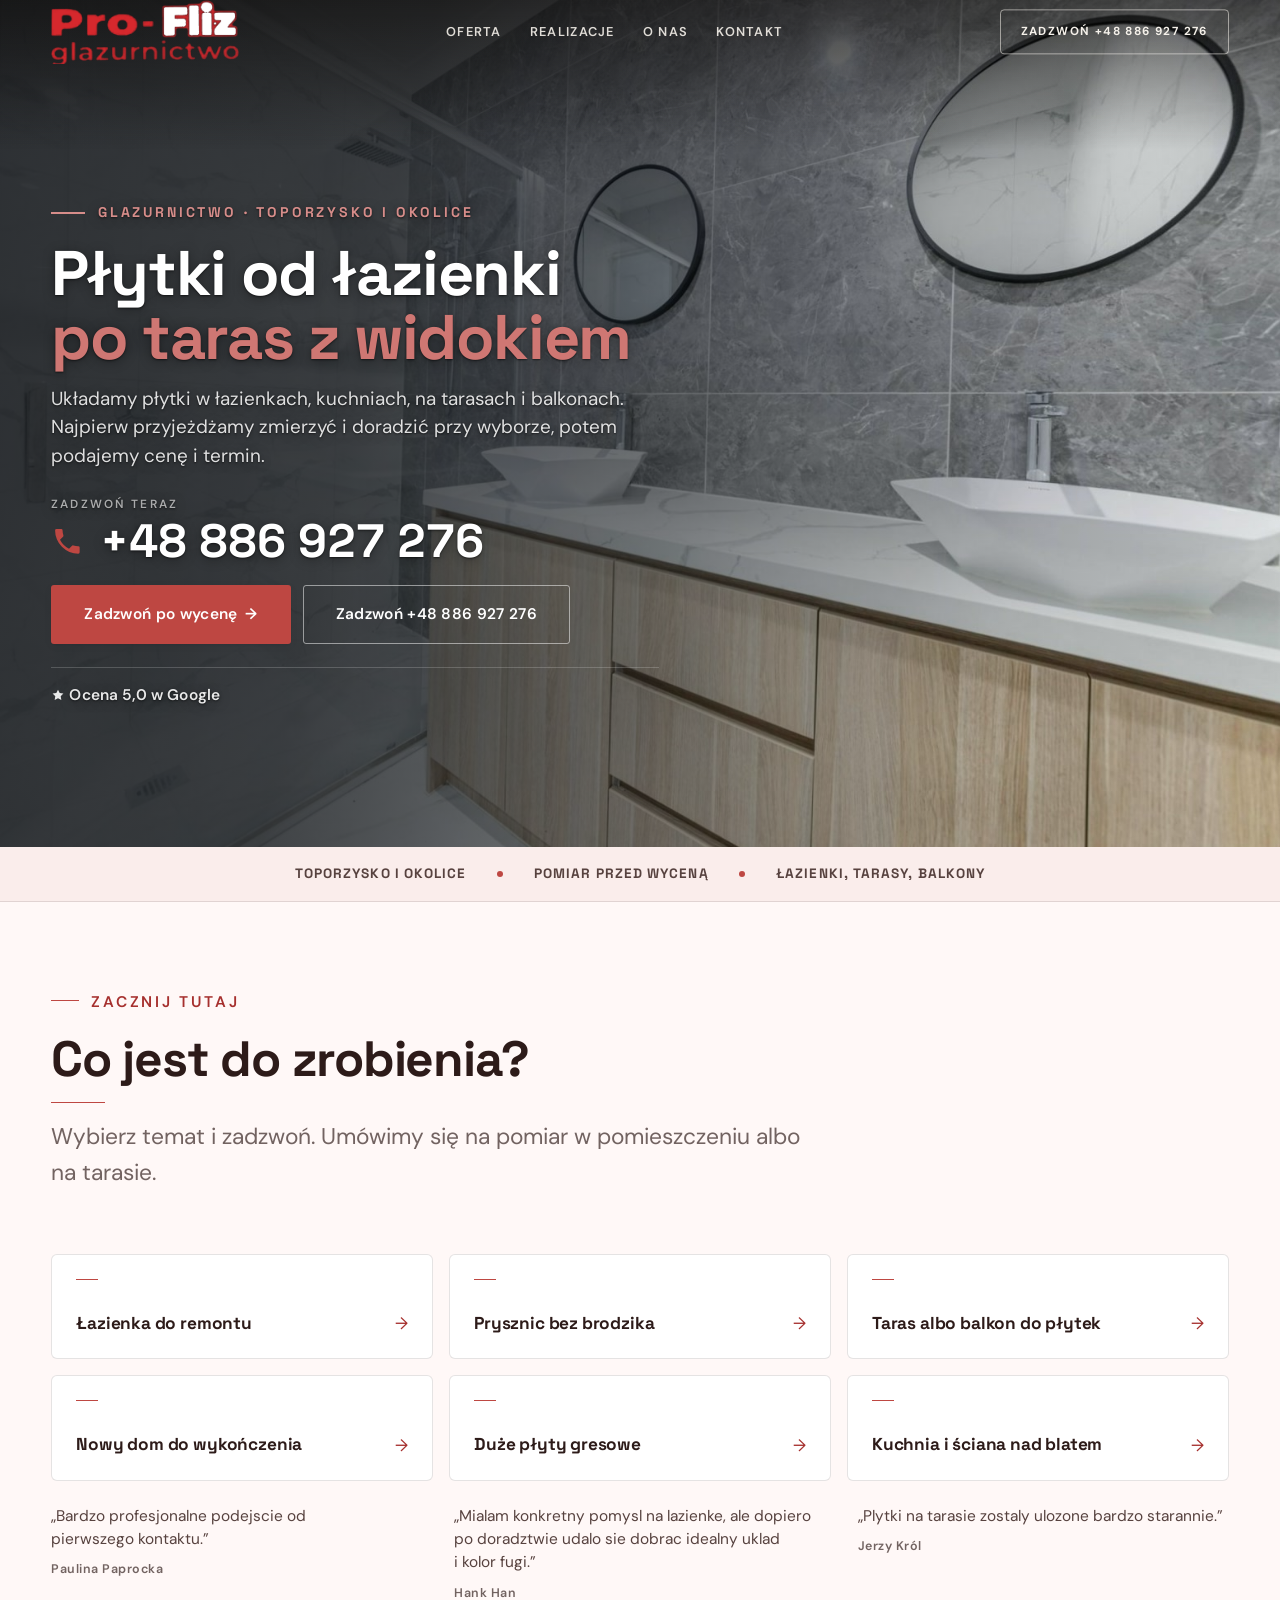
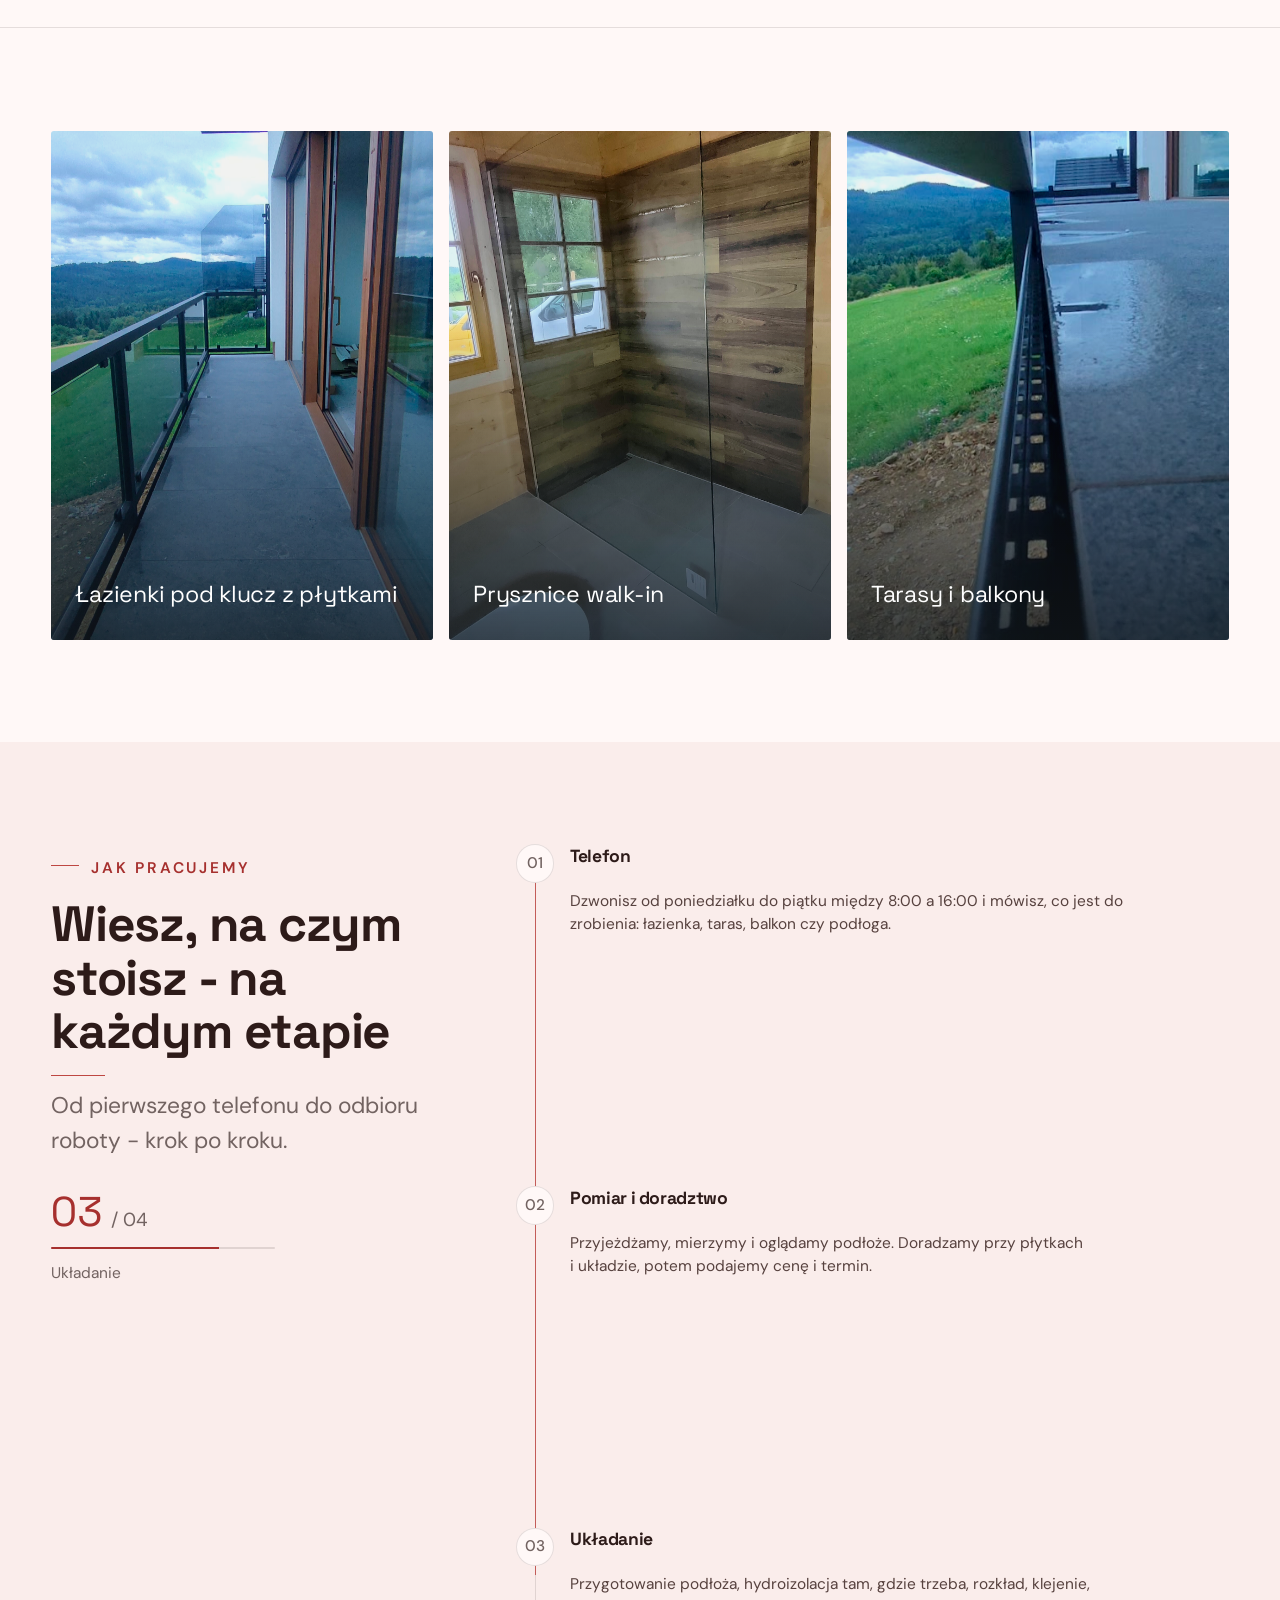
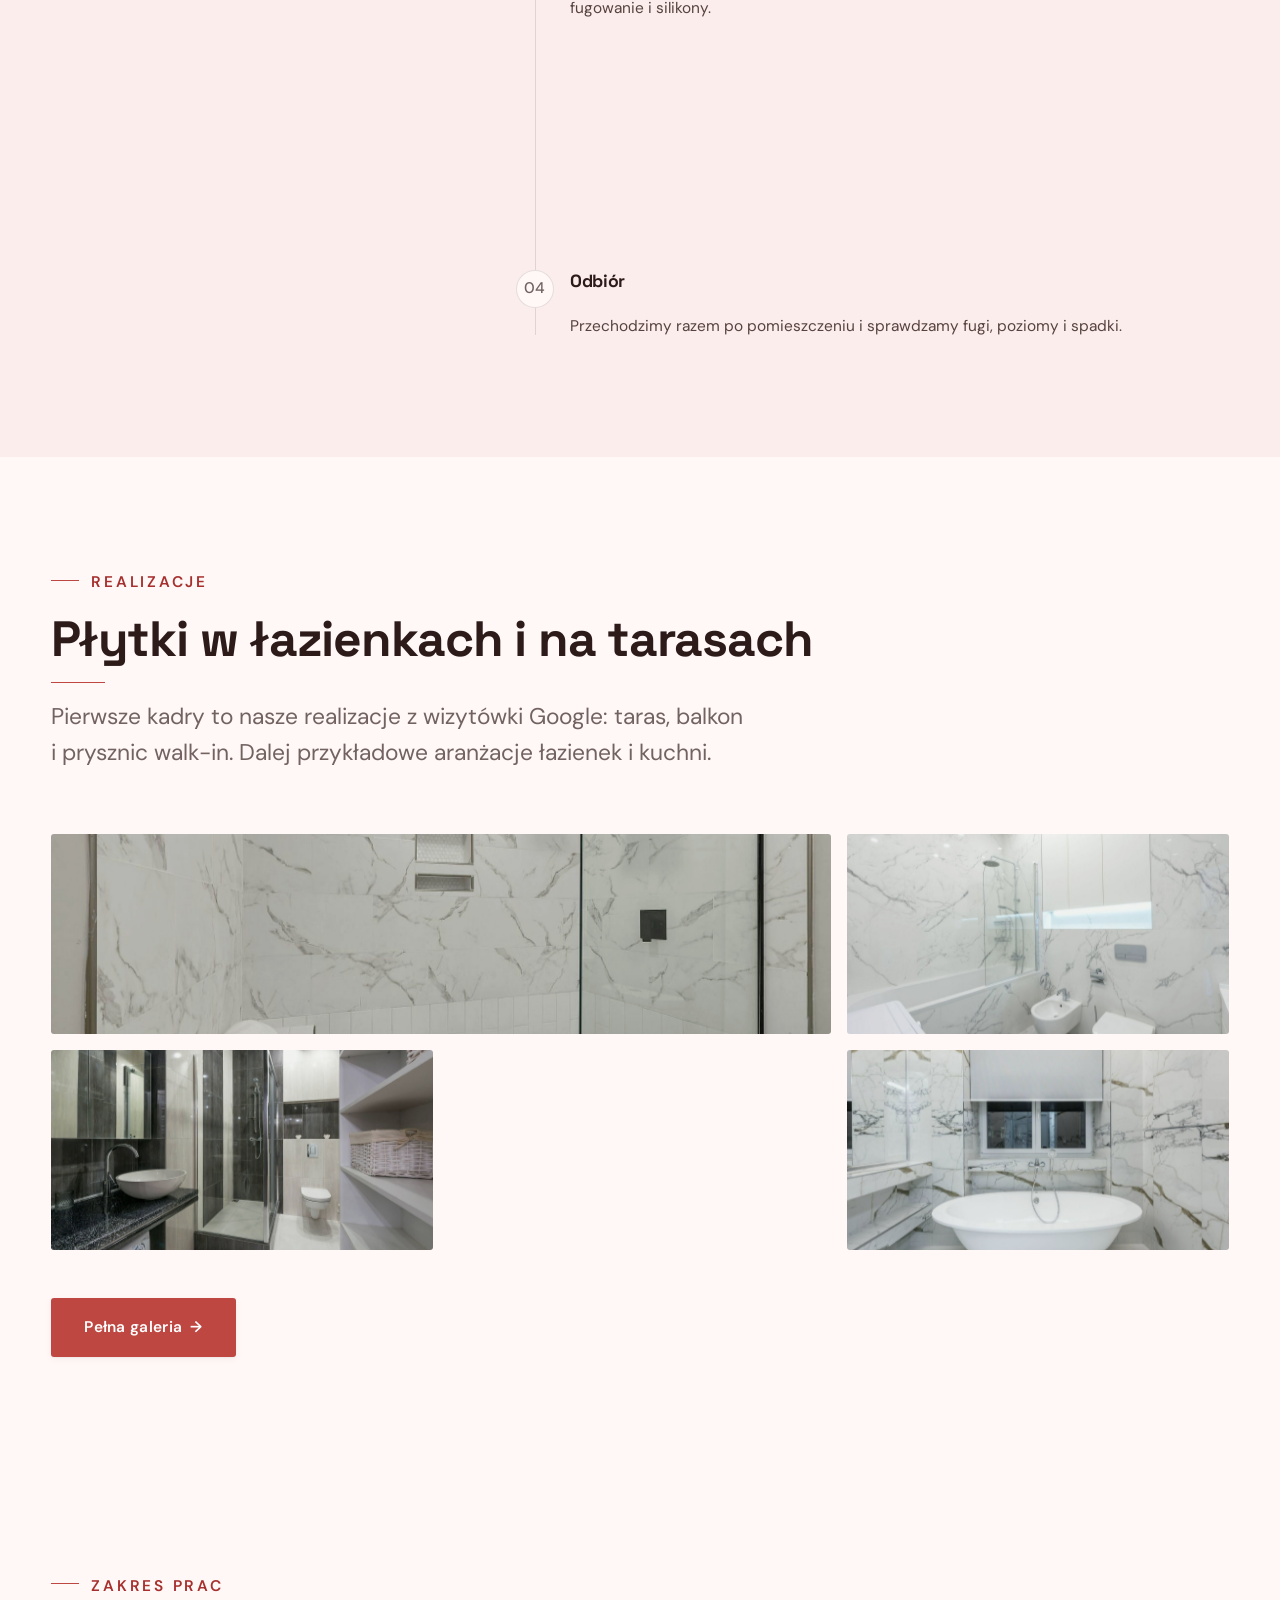
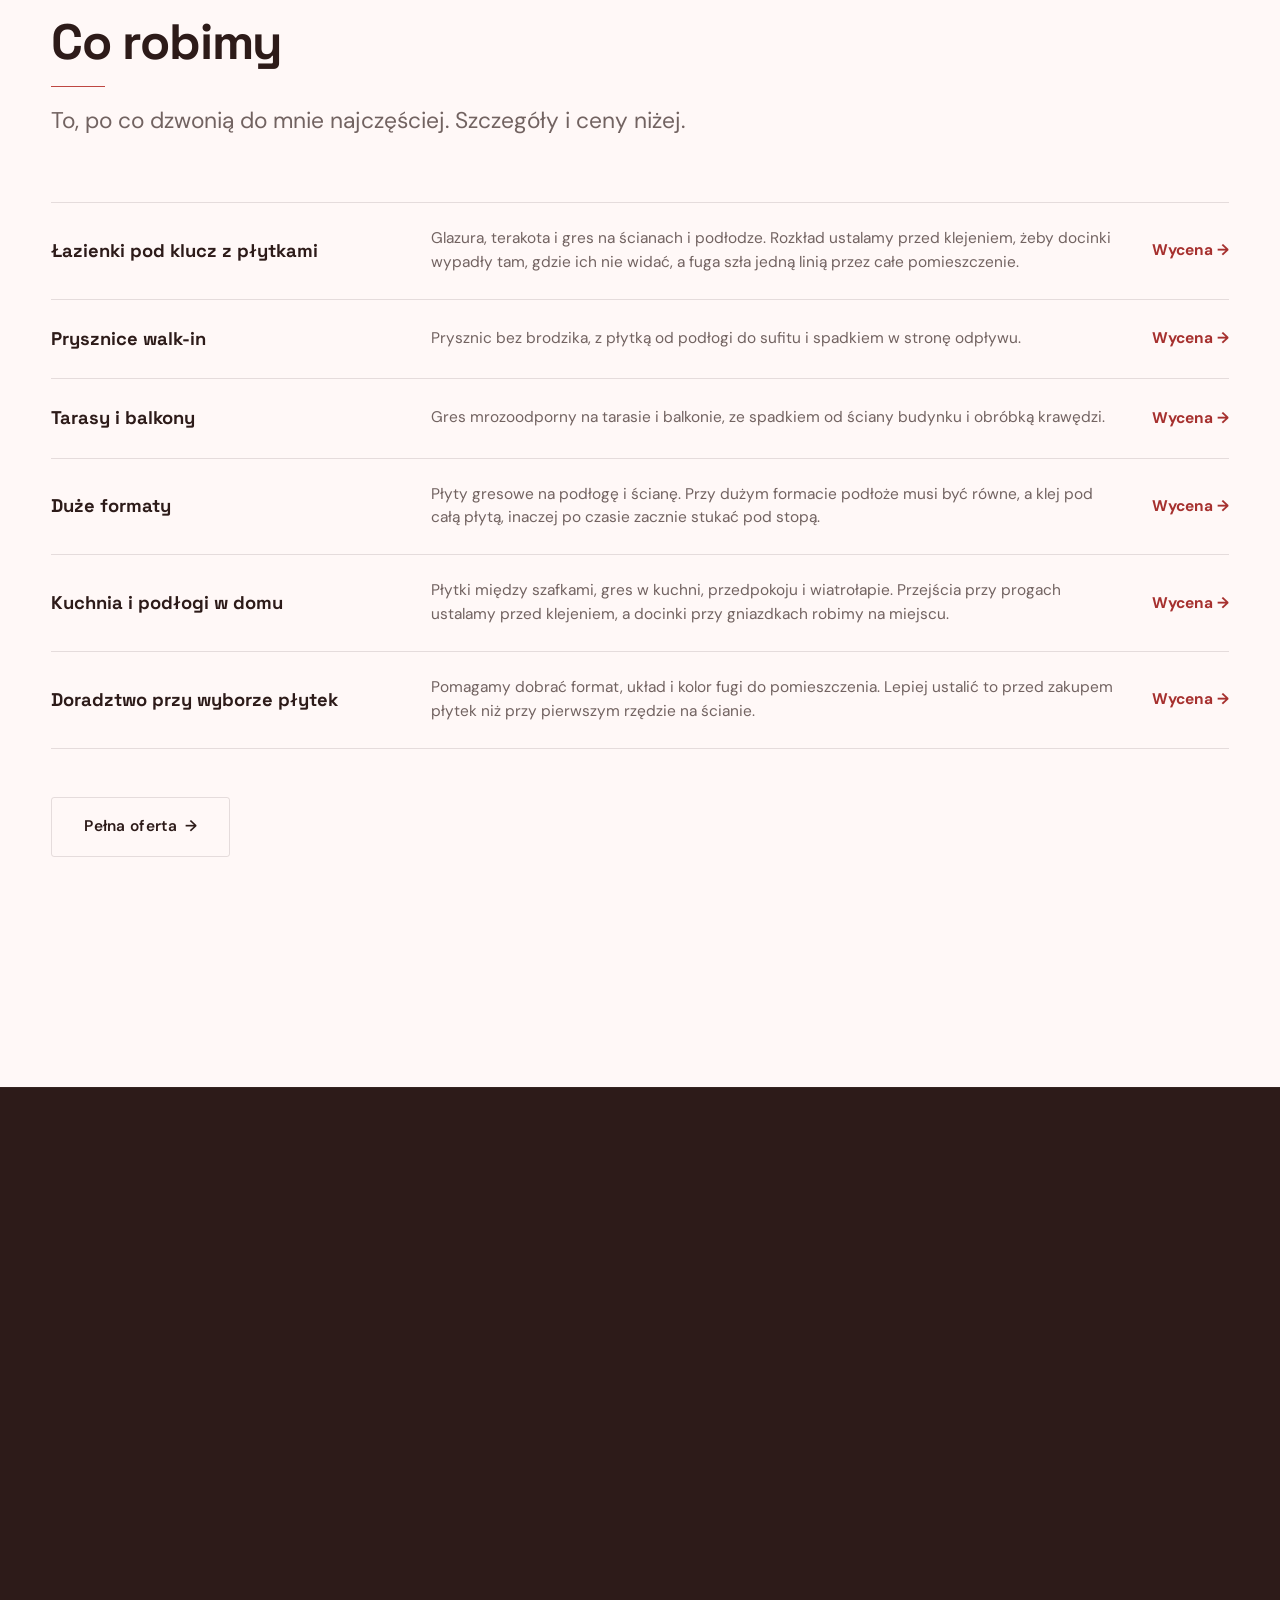
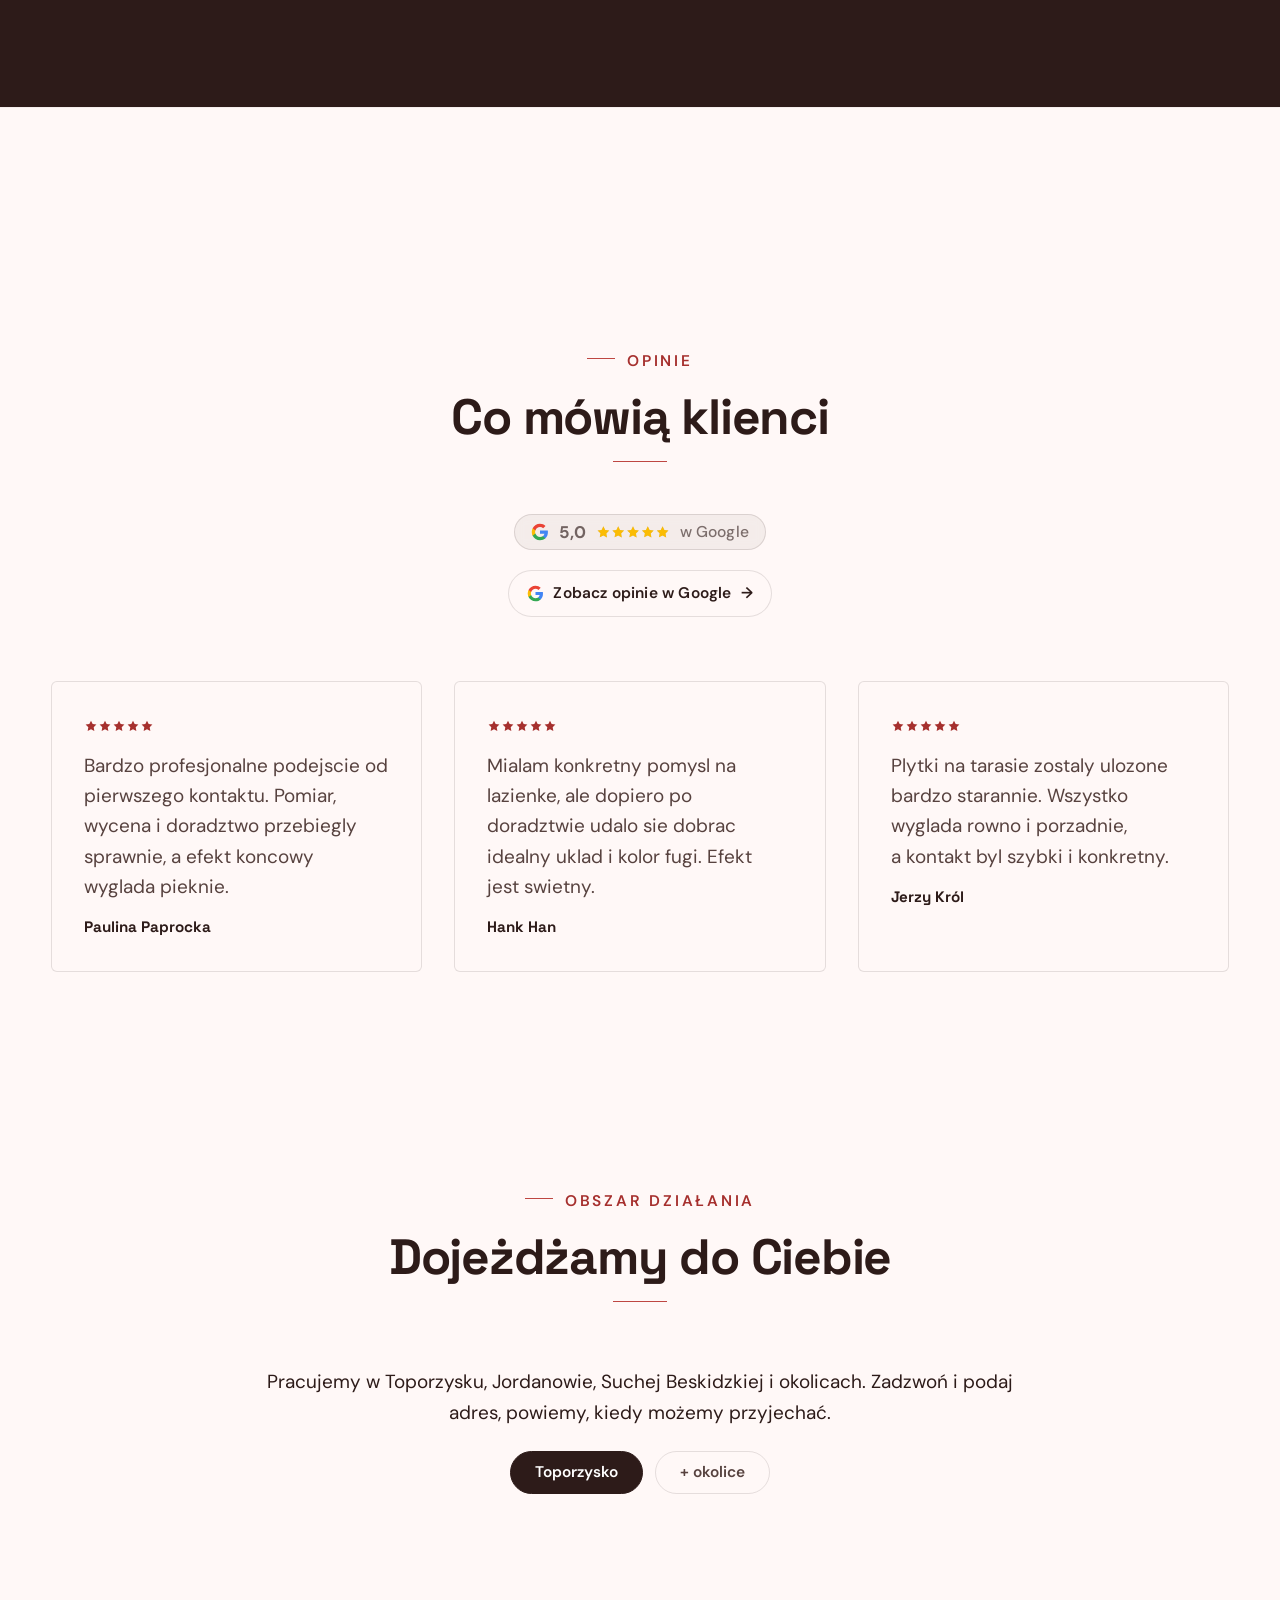
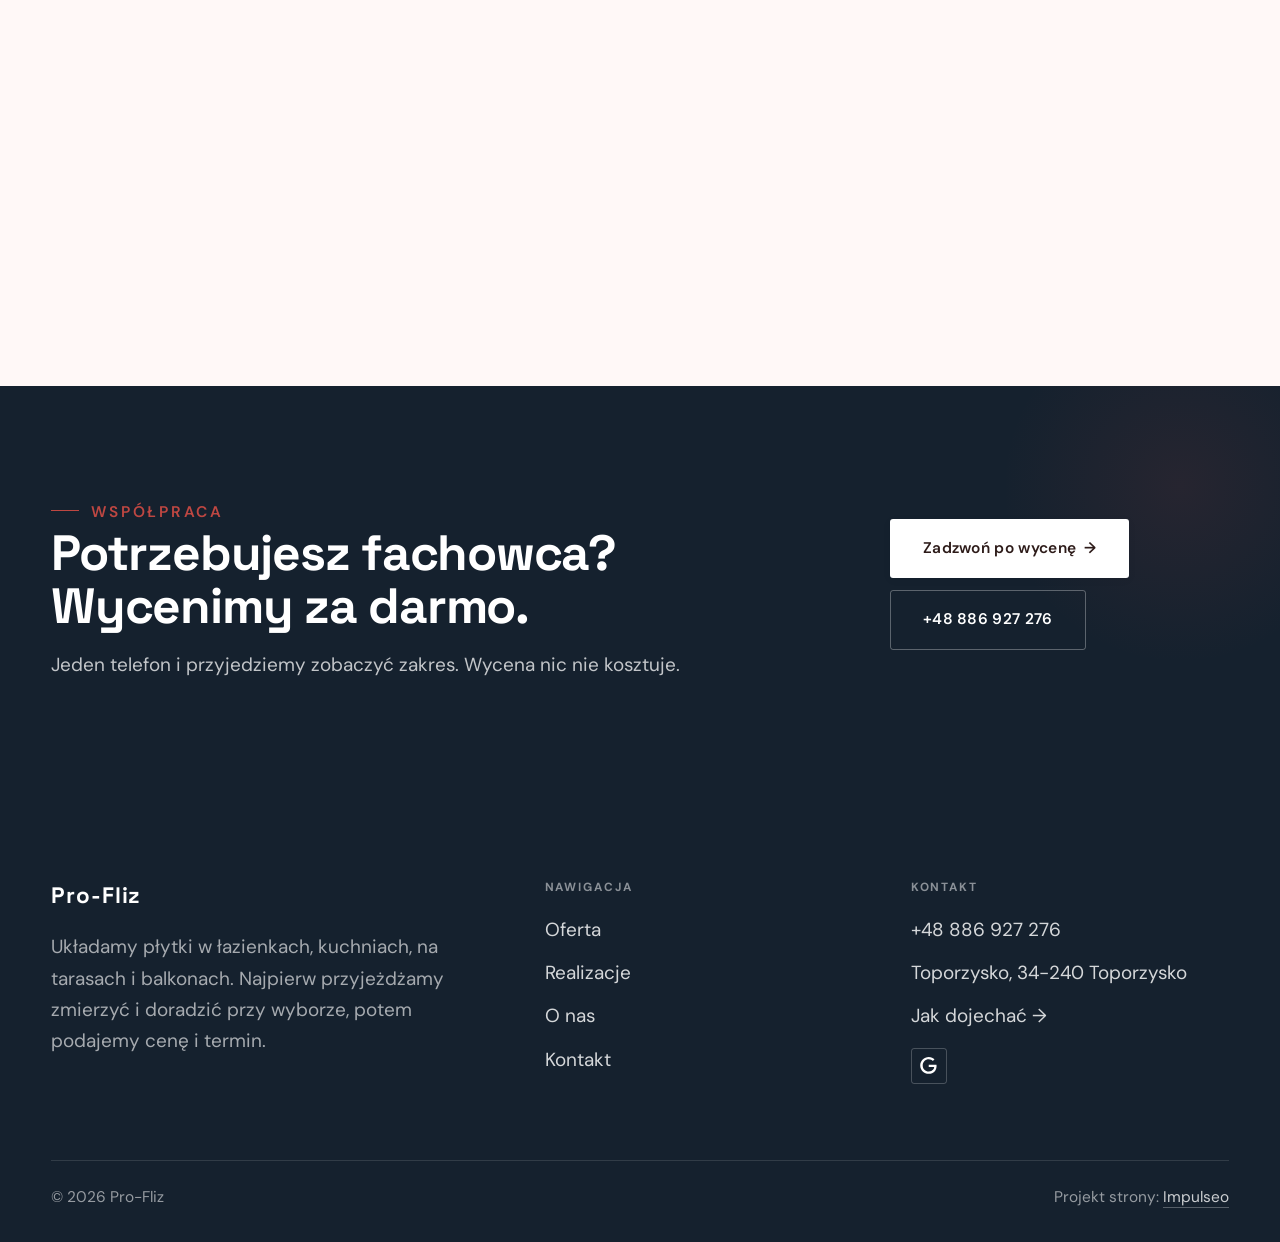
<file: index.html>
<!DOCTYPE html>
<html lang="pl">
<head>
<meta charset="UTF-8">
<meta name="viewport" content="width=device-width, initial-scale=1.0">
<title>Pro-Fliz - glazurnictwo · Toporzysko, Jordanów, Sucha Beskidzka</title>
<meta name="description" content="Pro-Fliz glazurnictwo - układanie płytek w łazienkach, na tarasach i balkonach, prysznice walk-in, gres wielkoformatowy. Toporzysko, Jordanów, Sucha Beskidzka i okolice. Ocena 5,0 w Google. Telefon 886 927 276.">
<link rel="canonical" href="https://kris20032.github.io/pro-fliz/">
<meta name="robots" content="noindex, nofollow">
<meta property="og:type" content="website">
<meta property="og:locale" content="pl_PL">
<meta property="og:site_name" content="Pro-Fliz">
<meta property="og:title" content="Pro-Fliz - glazurnictwo · Toporzysko, Jordanów, Sucha Beskidzka">
<meta property="og:description" content="Pro-Fliz glazurnictwo - układanie płytek w łazienkach, na tarasach i balkonach, prysznice walk-in, gres wielkoformatowy. Toporzysko, Jordanów, Sucha Beskidzka i okolice. Ocena 5,0 w Google. Telefon 886 927 276.">
<meta property="og:url" content="https://kris20032.github.io/pro-fliz/">
<meta property="og:image" content="https://kris20032.github.io/pro-fliz/img/og.jpg">
<meta property="og:image:width" content="1200">
<meta property="og:image:height" content="630">
<meta name="twitter:card" content="summary_large_image">
<script type="application/ld+json">{"@context": "https://schema.org", "@type": "LocalBusiness", "name": "Pro-Fliz", "url": "https://kris20032.github.io/pro-fliz/", "telephone": "+48886927276", "image": "https://kris20032.github.io/pro-fliz/img/og.jpg", "areaServed": "Toporzysko", "sameAs": ["https://maps.google.com/?cid=8629908321237679760&g_mp=Cidnb29nbGUubWFwcy5wbGFjZXMudjEuUGxhY2VzLlNlYXJjaFRleHQQAhgEIAA"]}</script>
<link rel="preconnect" href="https://fonts.googleapis.com">
<link rel="preconnect" href="https://fonts.gstatic.com" crossorigin>
<link href="https://fonts.googleapis.com/css2?family=Space+Grotesk:wght@500;600;700&family=DM+Sans:opsz,wght@9..40,400;9..40,500;9..40,600&display=swap" rel="stylesheet">
<link rel="stylesheet" href="assets/styles.css?v=f1505f23">
</head>
<body>

<header class="nav">
  <div class="wrap nav-inner">
    <a class="brand brand-has-logo" href="index.html"><img class="brand-logo" src="img/logo.png" alt="Pro-Fliz" width="1841" height="629" decoding="async"></a>
    <nav class="nav-links">
      <a href="oferta.html">Oferta</a>
      <a href="realizacje.html">Realizacje</a>
      <a href="o-nas.html">O nas</a>
      <a href="kontakt.html">Kontakt</a>
      <a href="tel:+48886927276" class="btn btn-accent">Zadzwoń +48 886 927 276</a>
    </nav>
    <button class="nav-toggle" aria-label="Menu"><span></span><span></span><span></span></button>
  </div>
</header>

<main>
<section class="hero-fach">
  <img class="hf-photo" src="img/hero.jpg" fetchpriority="high" data-rotate="img/g4.jpg|img/g7.jpg" alt="Pro-Fliz" width="1600" height="1066">
  <div class="hf-panel">
    <div class="hf-inner">
      <span class="hf-kicker">Glazurnictwo · Toporzysko i okolice</span>
      <h1 class="hf-title">Płytki od łazienki <em>po taras z widokiem</em></h1>
      <p class="hf-lead">Układamy płytki w łazienkach, kuchniach, na tarasach i balkonach. Najpierw przyjeżdżamy zmierzyć i doradzić przy wyborze, potem podajemy cenę i termin.</p>
      <a class="hf-phone" href="tel:+48886927276"><span class="hf-phone-lab">Zadzwoń teraz</span><span class="hf-phone-num"><svg class="ico-tel" width="16" height="16" viewBox="0 0 24 24" fill="none" aria-hidden="true"><path d="M6.6 10.8a15.5 15.5 0 0 0 6.6 6.6l2.2-2.2a1 1 0 0 1 1-.24 11.4 11.4 0 0 0 3.6.58 1 1 0 0 1 1 1V20a1 1 0 0 1-1 1A17 17 0 0 1 3 4a1 1 0 0 1 1-1h3.5a1 1 0 0 1 1 1c0 1.25.2 2.46.58 3.6a1 1 0 0 1-.25 1l-2.23 2.2Z" fill="currentColor"/></svg> +48 886 927 276</span></a>
      <div class="hf-actions">
        <a href="kontakt.html" class="btn btn-accent">Zadzwoń po wycenę <span class="arr">→</span></a>
        <a href="tel:+48886927276" class="btn btn-ghost hf-ghost">Zadzwoń +48 886 927 276</a>
      </div>
      <div class="hf-trust"><svg class="ico-star" width="14" height="14" viewBox="0 0 24 24" style="vertical-align:-2px" aria-hidden="true"><path d="M12 2.8l2.85 5.8 6.4.93-4.63 4.5 1.1 6.37L12 17.4l-5.72 3 1.1-6.37-4.63-4.5 6.4-.93L12 2.8Z" fill="currentColor"/></svg> Ocena 5,0 w Google</div>
    </div>
  </div>
</section>
<section class="fach-promise">
  <div class="wrap">
    <ul class="fp-row reveal"><li>Toporzysko i okolice</li><li>Pomiar przed wyceną</li><li>Łazienki, tarasy, balkony</li></ul>
  </div>
</section>
<section class="objawy">
  <div class="wrap">
    <div class="head reveal">
      <span class="eyebrow">Zacznij tutaj</span>
      <h2>Co jest do zrobienia?</h2>
      <p>Wybierz temat i zadzwoń. Umówimy się na pomiar w pomieszczeniu albo na tarasie.</p>
    </div>
    <div class="obj-grid">
      <a class="obj-tile reveal" href="kontakt.html"><span class="ot-row"><span class="ot-name">Łazienka do remontu</span><span class="ot-arr" aria-hidden="true">→</span></span></a>
      <a class="obj-tile reveal" href="kontakt.html"><span class="ot-row"><span class="ot-name">Prysznic bez brodzika</span><span class="ot-arr" aria-hidden="true">→</span></span></a>
      <a class="obj-tile reveal" href="kontakt.html"><span class="ot-row"><span class="ot-name">Taras albo balkon do płytek</span><span class="ot-arr" aria-hidden="true">→</span></span></a>
      <a class="obj-tile reveal" href="kontakt.html"><span class="ot-row"><span class="ot-name">Nowy dom do wykończenia</span><span class="ot-arr" aria-hidden="true">→</span></span></a>
      <a class="obj-tile reveal" href="kontakt.html"><span class="ot-row"><span class="ot-name">Duże płyty gresowe</span><span class="ot-arr" aria-hidden="true">→</span></span></a>
      <a class="obj-tile reveal" href="kontakt.html"><span class="ot-row"><span class="ot-name">Kuchnia i ściana nad blatem</span><span class="ot-arr" aria-hidden="true">→</span></span></a>
    </div>
  </div>
</section>
<section class="opinie-mini" aria-label="Opinie klientów">
  <div class="wrap">
    <div class="om-row">
      <div class="om-item reveal"><blockquote>„Bardzo profesjonalne podejscie od pierwszego kontaktu.”</blockquote><span class="om-autor">Paulina Paprocka</span></div>
      <div class="om-item reveal"><blockquote>„Mialam konkretny pomysl na lazienke, ale dopiero po doradztwie udalo sie dobrac idealny uklad i kolor fugi.”</blockquote><span class="om-autor">Hank Han</span></div>
      <div class="om-item reveal"><blockquote>„Plytki na tarasie zostaly ulozone bardzo starannie.”</blockquote><span class="om-autor">Jerzy Król</span></div>
    </div>
  </div>
</section>
<section class="gateways-band">
  <div class="wrap">
    <div class="gateways">
      <a href="oferta.html" class="gateway reveal"><img src="img/g1.jpg" alt="Łazienki pod klucz z płytkami" loading="lazy" width="1406" height="3196" decoding="async"><span class="g-ttl">Łazienki pod klucz z płytkami</span></a>
      <a href="oferta.html" class="gateway reveal"><img src="img/g2.jpg" alt="Prysznice walk-in" loading="lazy" width="1472" height="3264" decoding="async"><span class="g-ttl">Prysznice walk-in</span></a>
      <a href="oferta.html" class="gateway reveal"><img src="img/g3.jpg" alt="Tarasy i balkony" loading="lazy" width="1566" height="690" decoding="async"><span class="g-ttl">Tarasy i balkony</span></a>
    </div>
  </div>
</section>
<section class="proces proces-os fachowcy">
  <div class="wrap proc-grid">
    <div class="proc-side">
      <div class="head reveal">
        <span class="eyebrow">Jak pracujemy</span>
        <h2>Wiesz, na czym stoisz - na każdym etapie</h2>
        <p>Od pierwszego telefonu do odbioru roboty - krok po kroku.</p>
      </div>
      <div class="proc-count" aria-hidden="true"><span class="pc-cur">01</span><span class="pc-all">/ 04</span></div>
      <div class="proc-bar" aria-hidden="true"><i></i></div>
      <p class="proc-now" aria-hidden="true">Telefon</p>
    </div>
    <ol class="proces-line">
      <li class="reveal"><span class="pno">01</span><h3>Telefon</h3><p>Dzwonisz od poniedziałku do piątku między 8:00 a 16:00 i mówisz, co jest do zrobienia: łazienka, taras, balkon czy podłoga.</p></li>
      <li class="reveal"><span class="pno">02</span><h3>Pomiar i doradztwo</h3><p>Przyjeżdżamy, mierzymy i oglądamy podłoże. Doradzamy przy płytkach i układzie, potem podajemy cenę i termin.</p></li>
      <li class="reveal"><span class="pno">03</span><h3>Układanie</h3><p>Przygotowanie podłoża, hydroizolacja tam, gdzie trzeba, rozkład, klejenie, fugowanie i silikony.</p></li>
      <li class="reveal"><span class="pno">04</span><h3>Odbiór</h3><p>Przechodzimy razem po pomieszczeniu i sprawdzamy fugi, poziomy i spadki.</p></li>
    </ol>
  </div>
</section>
<section>
  <div class="wrap">
    <div class="head reveal">
      <span class="eyebrow">Realizacje</span>
      <h2>Płytki w łazienkach i na tarasach</h2>
      <p>Pierwsze kadry to nasze realizacje z wizytówki Google: taras, balkon i prysznic walk-in. Dalej przykładowe aranżacje łazienek i kuchni.</p>
    </div>
    <div class="gallery">
      <div class="tile t-two3 reveal"><img src="img/g5.jpg" alt="Pro-Fliz" loading="lazy" width="1600" height="1067" decoding="async"></div>
      <div class="tile t-third reveal"><img src="img/g6.jpg" alt="Pro-Fliz" loading="lazy" width="1552" height="1016" decoding="async"></div>
      <div class="tile t-third reveal"><img src="img/g8.jpg" alt="Pro-Fliz" loading="lazy" width="1600" height="1068" decoding="async"></div>
      <div class="tile t-third reveal"><img src="img/g9.jpg" alt="Pro-Fliz" loading="lazy" width="1600" height="1066" decoding="async"></div>
      <div class="tile t-third reveal"><img src="img/g10.jpg" alt="Pro-Fliz" loading="lazy" width="1566" height="1038" decoding="async"></div>
    </div>
    <div style="margin-top:var(--space-7)" class="reveal"><a href="realizacje.html" class="btn btn-accent">Pełna galeria <span class="arr">→</span></a></div>
  </div>
</section>
<section class="fach-uslugi">
  <div class="wrap">
    <div class="head reveal">
      <span class="eyebrow">Zakres prac</span>
      <h2>Co robimy</h2>
      <p>To, po co dzwonią do mnie najczęściej. Szczegóły i ceny niżej.</p>
    </div>
    <ul class="fu-list">
      <li class="fu-row reveal"><div class="fu-name">Łazienki pod klucz z płytkami</div><div class="fu-desc">Glazura, terakota i gres na ścianach i podłodze. Rozkład ustalamy przed klejeniem, żeby docinki wypadły tam, gdzie ich nie widać, a fuga szła jedną linią przez całe pomieszczenie.</div><a class="fu-cta" href="kontakt.html">Wycena <span class="arr">→</span></a></li>
      <li class="fu-row reveal"><div class="fu-name">Prysznice walk-in</div><div class="fu-desc">Prysznic bez brodzika, z płytką od podłogi do sufitu i spadkiem w stronę odpływu.</div><a class="fu-cta" href="kontakt.html">Wycena <span class="arr">→</span></a></li>
      <li class="fu-row reveal"><div class="fu-name">Tarasy i balkony</div><div class="fu-desc">Gres mrozoodporny na tarasie i balkonie, ze spadkiem od ściany budynku i obróbką krawędzi.</div><a class="fu-cta" href="kontakt.html">Wycena <span class="arr">→</span></a></li>
      <li class="fu-row reveal"><div class="fu-name">Duże formaty</div><div class="fu-desc">Płyty gresowe na podłogę i ścianę. Przy dużym formacie podłoże musi być równe, a klej pod całą płytą, inaczej po czasie zacznie stukać pod stopą.</div><a class="fu-cta" href="kontakt.html">Wycena <span class="arr">→</span></a></li>
      <li class="fu-row reveal"><div class="fu-name">Kuchnia i podłogi w domu</div><div class="fu-desc">Płytki między szafkami, gres w kuchni, przedpokoju i wiatrołapie. Przejścia przy progach ustalamy przed klejeniem, a docinki przy gniazdkach robimy na miejscu.</div><a class="fu-cta" href="kontakt.html">Wycena <span class="arr">→</span></a></li>
      <li class="fu-row reveal"><div class="fu-name">Doradztwo przy wyborze płytek</div><div class="fu-desc">Pomagamy dobrać format, układ i kolor fugi do pomieszczenia. Lepiej ustalić to przed zakupem płytek niż przy pierwszym rzędzie na ścianie.</div><a class="fu-cta" href="kontakt.html">Wycena <span class="arr">→</span></a></li>
    </ul>
    <div style="margin-top:var(--space-7)" class="reveal"><a href="oferta.html" class="btn btn-ghost">Pełna oferta <span class="arr">→</span></a></div>
  </div>
</section>
<section class="stopklatka" aria-hidden="true">
  <div class="stk-bg" style="background-image:url(img/g11.jpg)"></div>
</section>
<section class="opinie">
  <div class="wrap">
    <div class="head center reveal">
      <span class="eyebrow">Opinie</span>
      <h2>Co mówią klienci</h2>
    </div>
    <p class="op-meta reveal"><span class="g-badge"><svg class="gb-ico" viewBox="0 0 24 24" width="18" height="18" aria-hidden="true"><path fill="#4285F4" d="M22.56 12.25c0-.78-.07-1.53-.2-2.25H12v4.26h5.92c-.26 1.37-1.04 2.53-2.21 3.31v2.77h3.57c2.08-1.92 3.28-4.74 3.28-8.09z"/><path fill="#34A853" d="M12 23c2.97 0 5.46-.98 7.28-2.66l-3.57-2.77c-.98.66-2.23 1.06-3.71 1.06-2.86 0-5.29-1.93-6.16-4.53H2.18v2.84C3.99 20.53 7.7 23 12 23z"/><path fill="#FBBC05" d="M5.84 14.09c-.22-.66-.35-1.36-.35-2.09s.13-1.43.35-2.09V7.07H2.18C1.43 8.55 1 10.22 1 12s.43 3.45 1.18 4.93l2.85-2.22.81-.62z"/><path fill="#EA4335" d="M12 5.38c1.62 0 3.06.56 4.21 1.64l3.15-3.15C17.45 2.09 14.97 1 12 1 7.7 1 3.99 3.47 2.18 7.07l3.66 2.84c.87-2.6 3.3-4.53 6.16-4.53z"/></svg><b class="gb-ocena">5,0</b><svg class="gb-stars" viewBox="0 0 90 18" width="74" height="14.8" aria-hidden="true"><g fill="currentColor" opacity=".26"><path transform="translate(0,0)" d="M9 1.6l2.2 4.46 4.92.72-3.56 3.47.84 4.9L9 12.74l-4.4 2.31.84-4.9L1.88 6.68l4.92-.72L9 1.6Z"/><path transform="translate(18,0)" d="M9 1.6l2.2 4.46 4.92.72-3.56 3.47.84 4.9L9 12.74l-4.4 2.31.84-4.9L1.88 6.68l4.92-.72L9 1.6Z"/><path transform="translate(36,0)" d="M9 1.6l2.2 4.46 4.92.72-3.56 3.47.84 4.9L9 12.74l-4.4 2.31.84-4.9L1.88 6.68l4.92-.72L9 1.6Z"/><path transform="translate(54,0)" d="M9 1.6l2.2 4.46 4.92.72-3.56 3.47.84 4.9L9 12.74l-4.4 2.31.84-4.9L1.88 6.68l4.92-.72L9 1.6Z"/><path transform="translate(72,0)" d="M9 1.6l2.2 4.46 4.92.72-3.56 3.47.84 4.9L9 12.74l-4.4 2.31.84-4.9L1.88 6.68l4.92-.72L9 1.6Z"/></g><clipPath id="gs1000"><rect x="0" y="0" width="90.0" height="18"/></clipPath><g fill="#FBBC04" clip-path="url(#gs1000)"><path transform="translate(0,0)" d="M9 1.6l2.2 4.46 4.92.72-3.56 3.47.84 4.9L9 12.74l-4.4 2.31.84-4.9L1.88 6.68l4.92-.72L9 1.6Z"/><path transform="translate(18,0)" d="M9 1.6l2.2 4.46 4.92.72-3.56 3.47.84 4.9L9 12.74l-4.4 2.31.84-4.9L1.88 6.68l4.92-.72L9 1.6Z"/><path transform="translate(36,0)" d="M9 1.6l2.2 4.46 4.92.72-3.56 3.47.84 4.9L9 12.74l-4.4 2.31.84-4.9L1.88 6.68l4.92-.72L9 1.6Z"/><path transform="translate(54,0)" d="M9 1.6l2.2 4.46 4.92.72-3.56 3.47.84 4.9L9 12.74l-4.4 2.31.84-4.9L1.88 6.68l4.92-.72L9 1.6Z"/><path transform="translate(72,0)" d="M9 1.6l2.2 4.46 4.92.72-3.56 3.47.84 4.9L9 12.74l-4.4 2.31.84-4.9L1.88 6.68l4.92-.72L9 1.6Z"/></g></svg><span class="gb-txt">w Google</span></span></p>
    <p class="op-meta reveal"><a class="op-google" href="https://maps.google.com/?cid=8629908321237679760&amp;g_mp=Cidnb29nbGUubWFwcy5wbGFjZXMudjEuUGxhY2VzLlNlYXJjaFRleHQQAhgEIAA" target="_blank" rel="noopener"><svg class="op-g-ico" viewBox="0 0 24 24" width="17" height="17" aria-hidden="true"><path fill="#4285F4" d="M22.56 12.25c0-.78-.07-1.53-.2-2.25H12v4.26h5.92c-.26 1.37-1.04 2.53-2.21 3.31v2.77h3.57c2.08-1.92 3.28-4.74 3.28-8.09z"/><path fill="#34A853" d="M12 23c2.97 0 5.46-.98 7.28-2.66l-3.57-2.77c-.98.66-2.23 1.06-3.71 1.06-2.86 0-5.29-1.93-6.16-4.53H2.18v2.84C3.99 20.53 7.7 23 12 23z"/><path fill="#FBBC05" d="M5.84 14.09c-.22-.66-.35-1.36-.35-2.09s.13-1.43.35-2.09V7.07H2.18C1.43 8.55 1 10.22 1 12s.43 3.45 1.18 4.93l2.85-2.22.81-.62z"/><path fill="#EA4335" d="M12 5.38c1.62 0 3.06.56 4.21 1.64l3.15-3.15C17.45 2.09 14.97 1 12 1 7.7 1 3.99 3.47 2.18 7.07l3.66 2.84c.87-2.6 3.3-4.53 6.16-4.53z"/></svg><span>Zobacz opinie w Google</span><span class="arr">→</span></a></p>
    <div class="opinie-grid">
      <figure class="op-card reveal"><span class="op-star"><svg class="ico-star" width="14" height="14" viewBox="0 0 24 24" style="vertical-align:-2px" aria-hidden="true"><path d="M12 2.8l2.85 5.8 6.4.93-4.63 4.5 1.1 6.37L12 17.4l-5.72 3 1.1-6.37-4.63-4.5 6.4-.93L12 2.8Z" fill="currentColor"/></svg><svg class="ico-star" width="14" height="14" viewBox="0 0 24 24" style="vertical-align:-2px" aria-hidden="true"><path d="M12 2.8l2.85 5.8 6.4.93-4.63 4.5 1.1 6.37L12 17.4l-5.72 3 1.1-6.37-4.63-4.5 6.4-.93L12 2.8Z" fill="currentColor"/></svg><svg class="ico-star" width="14" height="14" viewBox="0 0 24 24" style="vertical-align:-2px" aria-hidden="true"><path d="M12 2.8l2.85 5.8 6.4.93-4.63 4.5 1.1 6.37L12 17.4l-5.72 3 1.1-6.37-4.63-4.5 6.4-.93L12 2.8Z" fill="currentColor"/></svg><svg class="ico-star" width="14" height="14" viewBox="0 0 24 24" style="vertical-align:-2px" aria-hidden="true"><path d="M12 2.8l2.85 5.8 6.4.93-4.63 4.5 1.1 6.37L12 17.4l-5.72 3 1.1-6.37-4.63-4.5 6.4-.93L12 2.8Z" fill="currentColor"/></svg><svg class="ico-star" width="14" height="14" viewBox="0 0 24 24" style="vertical-align:-2px" aria-hidden="true"><path d="M12 2.8l2.85 5.8 6.4.93-4.63 4.5 1.1 6.37L12 17.4l-5.72 3 1.1-6.37-4.63-4.5 6.4-.93L12 2.8Z" fill="currentColor"/></svg></span><blockquote>Bardzo profesjonalne podejscie od pierwszego kontaktu. Pomiar, wycena i doradztwo przebiegly sprawnie, a efekt koncowy wyglada pieknie.</blockquote><span class="op-autor">Paulina Paprocka</span></figure>
      <figure class="op-card reveal"><span class="op-star"><svg class="ico-star" width="14" height="14" viewBox="0 0 24 24" style="vertical-align:-2px" aria-hidden="true"><path d="M12 2.8l2.85 5.8 6.4.93-4.63 4.5 1.1 6.37L12 17.4l-5.72 3 1.1-6.37-4.63-4.5 6.4-.93L12 2.8Z" fill="currentColor"/></svg><svg class="ico-star" width="14" height="14" viewBox="0 0 24 24" style="vertical-align:-2px" aria-hidden="true"><path d="M12 2.8l2.85 5.8 6.4.93-4.63 4.5 1.1 6.37L12 17.4l-5.72 3 1.1-6.37-4.63-4.5 6.4-.93L12 2.8Z" fill="currentColor"/></svg><svg class="ico-star" width="14" height="14" viewBox="0 0 24 24" style="vertical-align:-2px" aria-hidden="true"><path d="M12 2.8l2.85 5.8 6.4.93-4.63 4.5 1.1 6.37L12 17.4l-5.72 3 1.1-6.37-4.63-4.5 6.4-.93L12 2.8Z" fill="currentColor"/></svg><svg class="ico-star" width="14" height="14" viewBox="0 0 24 24" style="vertical-align:-2px" aria-hidden="true"><path d="M12 2.8l2.85 5.8 6.4.93-4.63 4.5 1.1 6.37L12 17.4l-5.72 3 1.1-6.37-4.63-4.5 6.4-.93L12 2.8Z" fill="currentColor"/></svg><svg class="ico-star" width="14" height="14" viewBox="0 0 24 24" style="vertical-align:-2px" aria-hidden="true"><path d="M12 2.8l2.85 5.8 6.4.93-4.63 4.5 1.1 6.37L12 17.4l-5.72 3 1.1-6.37-4.63-4.5 6.4-.93L12 2.8Z" fill="currentColor"/></svg></span><blockquote>Mialam konkretny pomysl na lazienke, ale dopiero po doradztwie udalo sie dobrac idealny uklad i kolor fugi. Efekt jest swietny.</blockquote><span class="op-autor">Hank Han</span></figure>
      <figure class="op-card reveal"><span class="op-star"><svg class="ico-star" width="14" height="14" viewBox="0 0 24 24" style="vertical-align:-2px" aria-hidden="true"><path d="M12 2.8l2.85 5.8 6.4.93-4.63 4.5 1.1 6.37L12 17.4l-5.72 3 1.1-6.37-4.63-4.5 6.4-.93L12 2.8Z" fill="currentColor"/></svg><svg class="ico-star" width="14" height="14" viewBox="0 0 24 24" style="vertical-align:-2px" aria-hidden="true"><path d="M12 2.8l2.85 5.8 6.4.93-4.63 4.5 1.1 6.37L12 17.4l-5.72 3 1.1-6.37-4.63-4.5 6.4-.93L12 2.8Z" fill="currentColor"/></svg><svg class="ico-star" width="14" height="14" viewBox="0 0 24 24" style="vertical-align:-2px" aria-hidden="true"><path d="M12 2.8l2.85 5.8 6.4.93-4.63 4.5 1.1 6.37L12 17.4l-5.72 3 1.1-6.37-4.63-4.5 6.4-.93L12 2.8Z" fill="currentColor"/></svg><svg class="ico-star" width="14" height="14" viewBox="0 0 24 24" style="vertical-align:-2px" aria-hidden="true"><path d="M12 2.8l2.85 5.8 6.4.93-4.63 4.5 1.1 6.37L12 17.4l-5.72 3 1.1-6.37-4.63-4.5 6.4-.93L12 2.8Z" fill="currentColor"/></svg><svg class="ico-star" width="14" height="14" viewBox="0 0 24 24" style="vertical-align:-2px" aria-hidden="true"><path d="M12 2.8l2.85 5.8 6.4.93-4.63 4.5 1.1 6.37L12 17.4l-5.72 3 1.1-6.37-4.63-4.5 6.4-.93L12 2.8Z" fill="currentColor"/></svg></span><blockquote>Plytki na tarasie zostaly ulozone bardzo starannie. Wszystko wyglada rowno i porzadnie, a kontakt byl szybki i konkretny.</blockquote><span class="op-autor">Jerzy Król</span></figure>
    </div>
  </div>
</section>
<section class="obszar">
  <div class="wrap">
    <div class="head center reveal">
      <span class="eyebrow">Obszar działania</span>
      <h2>Dojeżdżamy do Ciebie</h2>
    </div>
    <p class="obszar-txt reveal" style="text-align:center;max-width:60ch;margin:0 auto 1.4rem">Pracujemy w Toporzysku, Jordanowie, Suchej Beskidzkiej i okolicach. Zadzwoń i podaj adres, powiemy, kiedy możemy przyjechać.</p>
    <ul class="obszar-list reveal"><li class="is-home">Toporzysko</li><li>+ okolice</li></ul>
    <div class="obszar-mapa reveal" style="margin-top:var(--space-7)">
      <iframe title="Obszar działania - Toporzysko i okolice" src="https://maps.google.com/maps?q=49.621558%2C19.8025185&amp;z=11&amp;output=embed" loading="lazy" referrerpolicy="no-referrer-when-downgrade" style="width:100%;height:clamp(280px,38vh,420px);border:0;display:block;border-radius:var(--r-md)"></iframe>
    </div>
  </div>
</section>
<section class="cta">
  <div class="wrap">
    <div class="reveal">
      <span class="eyebrow">Współpraca</span>
      <h2>Potrzebujesz fachowca? Wycenimy za darmo.</h2>
      <p>Jeden telefon i przyjedziemy zobaczyć zakres. Wycena nic nie kosztuje.</p>
    </div>
    <div class="cta-actions reveal">
      <a href="kontakt.html" class="btn btn-light">Zadzwoń po wycenę <span class="arr">→</span></a>
      <a href="tel:+48886927276" class="btn btn-ghost btn-ghost-cta">+48 886 927 276</a>
    </div>
  </div>
</section>
</main>

<footer>
  <div class="wrap">
    <div class="foot-grid">
      <div class="foot-brand">
        <div class="name">Pro-Fliz</div>
        <p>Układamy płytki w łazienkach, kuchniach, na tarasach i balkonach. Najpierw przyjeżdżamy zmierzyć i doradzić przy wyborze, potem podajemy cenę i termin.</p>
      </div>
      <div class="foot-col">
        <h4>Nawigacja</h4>
        <a href="oferta.html">Oferta</a>
        <a href="realizacje.html">Realizacje</a>
        <a href="o-nas.html">O nas</a>
        <a href="kontakt.html">Kontakt</a>
      </div>
      <div class="foot-col">
        <h4>Kontakt</h4>
        <a href="tel:+48886927276">+48 886 927 276</a>
        <p>Toporzysko, 34-240 Toporzysko</p>
        <a href="https://maps.google.com/?cid=8629908321237679760&g_mp=Cidnb29nbGUubWFwcy5wbGFjZXMudjEuUGxhY2VzLlNlYXJjaFRleHQQAhgEIAA" target="_blank" rel="noopener">Jak dojechać →</a>
      <div class="foot-soc">
        <a class="soc" href="https://maps.google.com/?cid=8629908321237679760&g_mp=Cidnb29nbGUubWFwcy5wbGFjZXMudjEuUGxhY2VzLlNlYXJjaFRleHQQAhgEIAA" target="_blank" rel="noopener" aria-label="Google - Pro-Fliz"><svg viewBox="0 0 24 24" aria-hidden="true" focusable="false"><path d="M12.48 10.92v3.28h7.84c-.24 1.84-.853 3.187-1.787 4.133-1.147 1.147-2.933 2.4-6.053 2.4-4.827 0-8.6-3.893-8.6-8.72s3.773-8.72 8.6-8.72c2.6 0 4.507 1.027 5.907 2.347l2.307-2.307C18.747 1.44 16.133 0 12.48 0 5.867 0 .307 5.387.307 12s5.56 12 12.173 12c3.573 0 6.267-1.173 8.373-3.36 2.16-2.16 2.84-5.213 2.84-7.667 0-.76-.053-1.467-.173-2.053H12.48z" fill="currentColor"/></svg></a>
      </div>
      </div>
    </div>
    <div class="foot-bot">
      <span>© 2026 Pro-Fliz</span>
      <span>Projekt strony: <a class="foot-credit" href="https://impulseo.pl" target="_blank" rel="noopener">Impulseo</a></span>
    </div>
  </div>
</footer>
<div class="sticky-call"><a class="sc-call" href="tel:+48886927276"><svg class="ico-tel" width="16" height="16" viewBox="0 0 24 24" fill="none" aria-hidden="true"><path d="M6.6 10.8a15.5 15.5 0 0 0 6.6 6.6l2.2-2.2a1 1 0 0 1 1-.24 11.4 11.4 0 0 0 3.6.58 1 1 0 0 1 1 1V20a1 1 0 0 1-1 1A17 17 0 0 1 3 4a1 1 0 0 1 1-1h3.5a1 1 0 0 1 1 1c0 1.25.2 2.46.58 3.6a1 1 0 0 1-.25 1l-2.23 2.2Z" fill="currentColor"/></svg> Zadzwoń</a><a class="sc-quote" href="kontakt.html">Zadzwoń po wycenę</a></div>
<div class="demo-wazne" data-do="2026-11-13" data-cykl="3" hidden><svg class="dw-ico" width="13" height="13" viewBox="0 0 24 24" fill="none" aria-hidden="true"><circle cx="12" cy="12" r="8.6" stroke="currentColor" stroke-width="1.8"/><path d="M12 7.2V12l3.3 2" stroke="currentColor" stroke-width="1.8" stroke-linecap="round"/></svg><span class="dw-txt"></span></div>

<script src="assets/main.js"></script>
</body>
</html>
</file>
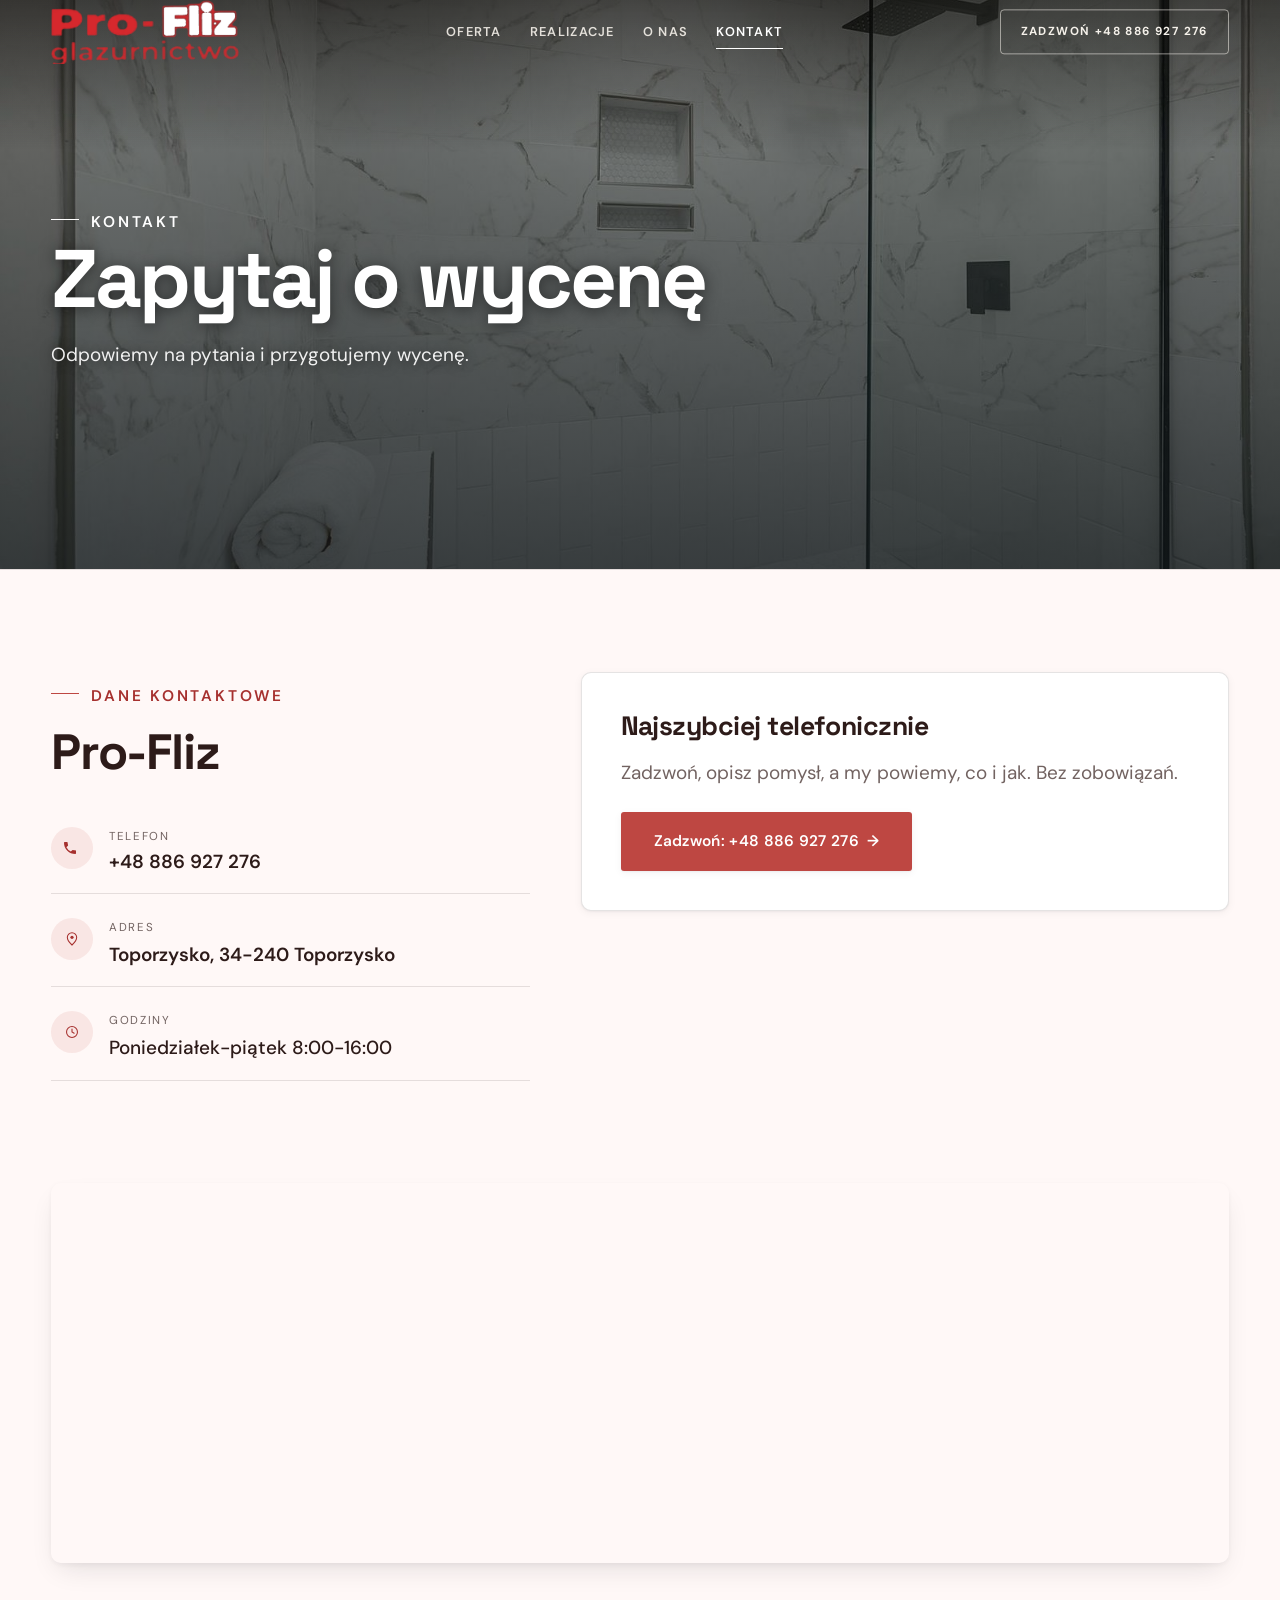
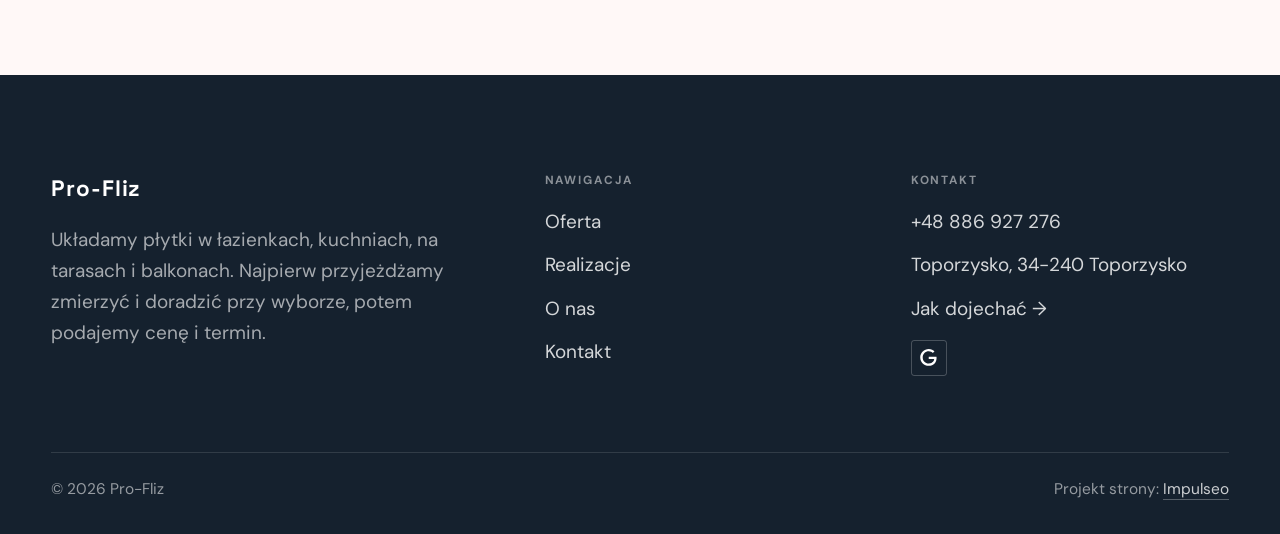
<file: kontakt.html>
<!DOCTYPE html>
<html lang="pl">
<head>
<meta charset="UTF-8">
<meta name="viewport" content="width=device-width, initial-scale=1.0">
<title>Kontakt - Pro-Fliz</title>
<meta name="description" content="Kontakt Pro-Fliz - Toporzysko, 34-240 Toporzysko">
<link rel="canonical" href="https://kris20032.github.io/pro-fliz/kontakt.html">
<meta name="robots" content="noindex, nofollow">
<meta property="og:type" content="website">
<meta property="og:locale" content="pl_PL">
<meta property="og:site_name" content="Pro-Fliz">
<meta property="og:title" content="Kontakt - Pro-Fliz">
<meta property="og:description" content="Kontakt Pro-Fliz - Toporzysko, 34-240 Toporzysko">
<meta property="og:url" content="https://kris20032.github.io/pro-fliz/kontakt.html">
<meta property="og:image" content="https://kris20032.github.io/pro-fliz/img/og.jpg">
<meta property="og:image:width" content="1200">
<meta property="og:image:height" content="630">
<meta name="twitter:card" content="summary_large_image">
<link rel="preconnect" href="https://fonts.googleapis.com">
<link rel="preconnect" href="https://fonts.gstatic.com" crossorigin>
<link href="https://fonts.googleapis.com/css2?family=Space+Grotesk:wght@500;600;700&family=DM+Sans:opsz,wght@9..40,400;9..40,500;9..40,600&display=swap" rel="stylesheet">
<link rel="stylesheet" href="assets/styles.css?v=f1505f23">
</head>
<body>

<header class="nav">
  <div class="wrap nav-inner">
    <a class="brand brand-has-logo" href="index.html"><img class="brand-logo" src="img/logo.png" alt="Pro-Fliz" width="1841" height="629" decoding="async"></a>
    <nav class="nav-links">
      <a href="oferta.html">Oferta</a>
      <a href="realizacje.html">Realizacje</a>
      <a href="o-nas.html">O nas</a>
      <a href="kontakt.html" class="active" aria-current="page">Kontakt</a>
      <a href="tel:+48886927276" class="btn btn-accent">Zadzwoń +48 886 927 276</a>
    </nav>
    <button class="nav-toggle" aria-label="Menu"><span></span><span></span><span></span></button>
  </div>
</header>

<main>
<section class="pagehead">
  <img src="img/g5.jpg" alt="Pro-Fliz - Zapytaj o wycenę" width="1600" height="1067" decoding="async">
  <div class="wrap">
    <span class="eyebrow">Kontakt</span>
    <h1>Zapytaj o wycenę</h1>
    <p>Odpowiemy na pytania i przygotujemy wycenę.</p>
  </div>
</section>
<section>
  <div class="wrap contact-grid">
    <div class="reveal">
      <span class="eyebrow">Dane kontaktowe</span>
      <h2 style="margin:var(--space-4) 0 var(--space-6)">Pro-Fliz</h2>
      <div class="info-list">
        <div class="info-row"><div class="ic"><svg class="ico-tel" width="16" height="16" viewBox="0 0 24 24" fill="none" aria-hidden="true"><path d="M6.6 10.8a15.5 15.5 0 0 0 6.6 6.6l2.2-2.2a1 1 0 0 1 1-.24 11.4 11.4 0 0 0 3.6.58 1 1 0 0 1 1 1V20a1 1 0 0 1-1 1A17 17 0 0 1 3 4a1 1 0 0 1 1-1h3.5a1 1 0 0 1 1 1c0 1.25.2 2.46.58 3.6a1 1 0 0 1-.25 1l-2.23 2.2Z" fill="currentColor"/></svg></div><div><div class="lbl">Telefon</div><a class="val" href="tel:+48886927276">+48 886 927 276</a></div></div>
        <div class="info-row"><div class="ic"><svg class="ico-pin" width="16" height="16" viewBox="0 0 24 24" fill="none" aria-hidden="true"><path d="M12 21s7-6.1 7-11.5A7 7 0 0 0 5 9.5C5 14.9 12 21 12 21Z" stroke="currentColor" stroke-width="1.6" fill="none"/><circle cx="12" cy="9.5" r="2.4" fill="currentColor"/></svg></div><div><div class="lbl">Adres</div><div class="val">Toporzysko, 34-240 Toporzysko</div></div></div>
        <div class="info-row"><div class="ic"><svg class="ico-clock" width="16" height="16" viewBox="0 0 24 24" fill="none" aria-hidden="true"><circle cx="12" cy="12" r="8.2" stroke="currentColor" stroke-width="1.6"/><path d="M12 7.5V12l3.2 1.9" stroke="currentColor" stroke-width="1.6" stroke-linecap="round"/></svg></div><div><div class="lbl">Godziny</div><div class="val" style="font-weight:500">Poniedziałek-piątek 8:00-16:00</div></div></div>
      </div>
    </div>
    <div class="reveal">
      <div class="form">
        <h3 style="margin-bottom:var(--space-4)">Najszybciej telefonicznie</h3>
        <p class="muted" style="margin-bottom:var(--space-5)">Zadzwoń, opisz pomysł, a my powiemy, co i jak. Bez zobowiązań.</p>
        <a href="tel:+48886927276" class="btn btn-accent" style="justify-content:center">Zadzwoń: +48 886 927 276 <span class="arr">→</span></a>
      </div>
    </div>
  </div>
</section>
<section style="padding-top:0">
  <div class="wrap reveal">
    <iframe class="map" title="Pro-Fliz - Toporzysko" src="https://maps.google.com/maps?q=49.621558%2C19.8025185&z=15&output=embed" loading="lazy" referrerpolicy="no-referrer-when-downgrade"></iframe>
  </div>
</section>
</main>

<footer>
  <div class="wrap">
    <div class="foot-grid">
      <div class="foot-brand">
        <div class="name">Pro-Fliz</div>
        <p>Układamy płytki w łazienkach, kuchniach, na tarasach i balkonach. Najpierw przyjeżdżamy zmierzyć i doradzić przy wyborze, potem podajemy cenę i termin.</p>
      </div>
      <div class="foot-col">
        <h4>Nawigacja</h4>
        <a href="oferta.html">Oferta</a>
        <a href="realizacje.html">Realizacje</a>
        <a href="o-nas.html">O nas</a>
        <a href="kontakt.html">Kontakt</a>
      </div>
      <div class="foot-col">
        <h4>Kontakt</h4>
        <a href="tel:+48886927276">+48 886 927 276</a>
        <p>Toporzysko, 34-240 Toporzysko</p>
        <a href="https://maps.google.com/?cid=8629908321237679760&g_mp=Cidnb29nbGUubWFwcy5wbGFjZXMudjEuUGxhY2VzLlNlYXJjaFRleHQQAhgEIAA" target="_blank" rel="noopener">Jak dojechać →</a>
      <div class="foot-soc">
        <a class="soc" href="https://maps.google.com/?cid=8629908321237679760&g_mp=Cidnb29nbGUubWFwcy5wbGFjZXMudjEuUGxhY2VzLlNlYXJjaFRleHQQAhgEIAA" target="_blank" rel="noopener" aria-label="Google - Pro-Fliz"><svg viewBox="0 0 24 24" aria-hidden="true" focusable="false"><path d="M12.48 10.92v3.28h7.84c-.24 1.84-.853 3.187-1.787 4.133-1.147 1.147-2.933 2.4-6.053 2.4-4.827 0-8.6-3.893-8.6-8.72s3.773-8.72 8.6-8.72c2.6 0 4.507 1.027 5.907 2.347l2.307-2.307C18.747 1.44 16.133 0 12.48 0 5.867 0 .307 5.387.307 12s5.56 12 12.173 12c3.573 0 6.267-1.173 8.373-3.36 2.16-2.16 2.84-5.213 2.84-7.667 0-.76-.053-1.467-.173-2.053H12.48z" fill="currentColor"/></svg></a>
      </div>
      </div>
    </div>
    <div class="foot-bot">
      <span>© 2026 Pro-Fliz</span>
      <span>Projekt strony: <a class="foot-credit" href="https://impulseo.pl" target="_blank" rel="noopener">Impulseo</a></span>
    </div>
  </div>
</footer>
<div class="sticky-call"><a class="sc-call" href="tel:+48886927276"><svg class="ico-tel" width="16" height="16" viewBox="0 0 24 24" fill="none" aria-hidden="true"><path d="M6.6 10.8a15.5 15.5 0 0 0 6.6 6.6l2.2-2.2a1 1 0 0 1 1-.24 11.4 11.4 0 0 0 3.6.58 1 1 0 0 1 1 1V20a1 1 0 0 1-1 1A17 17 0 0 1 3 4a1 1 0 0 1 1-1h3.5a1 1 0 0 1 1 1c0 1.25.2 2.46.58 3.6a1 1 0 0 1-.25 1l-2.23 2.2Z" fill="currentColor"/></svg> Zadzwoń</a><a class="sc-quote" href="kontakt.html">Zadzwoń po wycenę</a></div>
<div class="demo-wazne" data-do="2026-11-13" data-cykl="3" hidden><svg class="dw-ico" width="13" height="13" viewBox="0 0 24 24" fill="none" aria-hidden="true"><circle cx="12" cy="12" r="8.6" stroke="currentColor" stroke-width="1.8"/><path d="M12 7.2V12l3.3 2" stroke="currentColor" stroke-width="1.8" stroke-linecap="round"/></svg><span class="dw-txt"></span></div>

<script src="assets/main.js"></script>
</body>
</html>
</file>
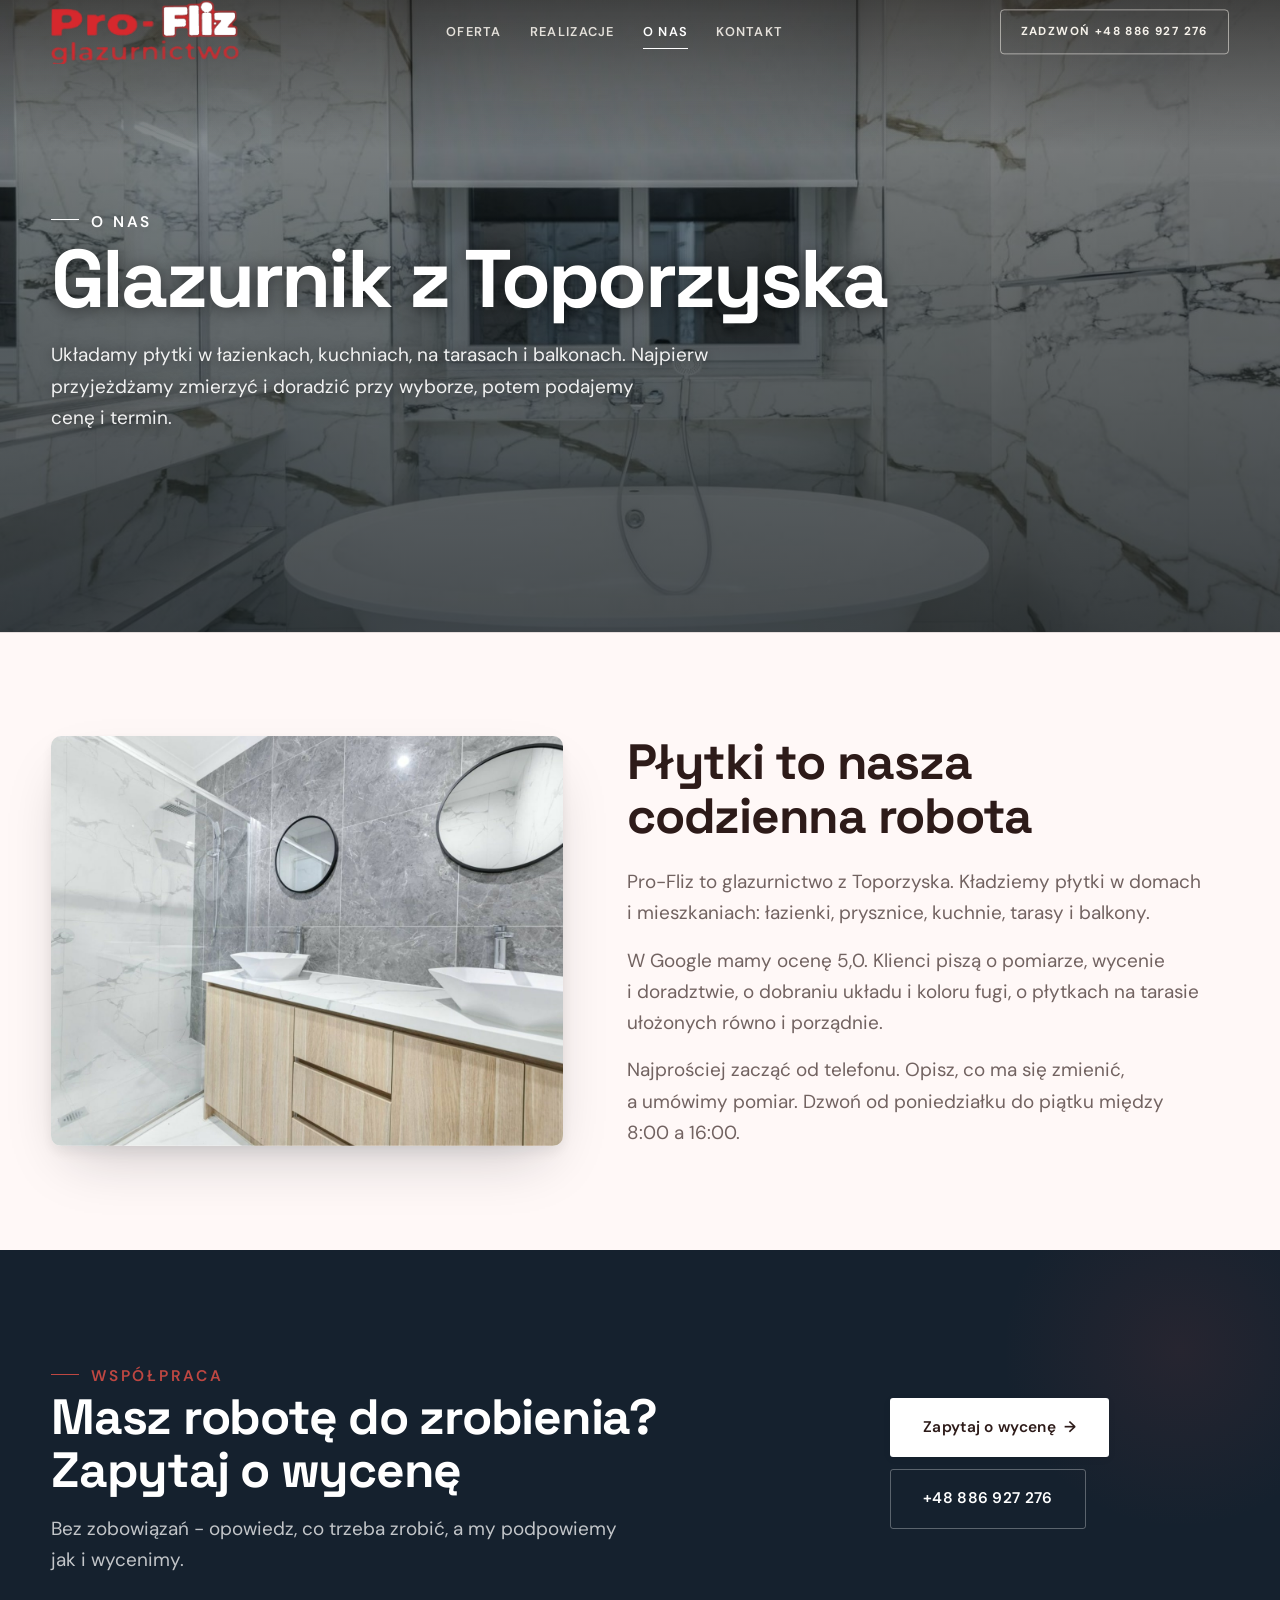
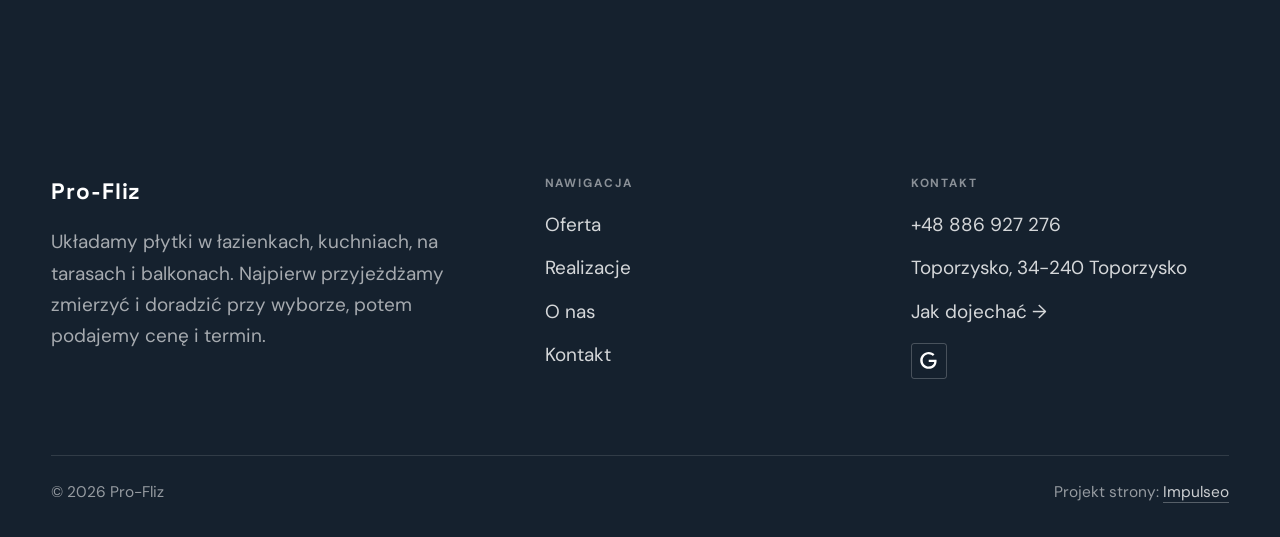
<file: o-nas.html>
<!DOCTYPE html>
<html lang="pl">
<head>
<meta charset="UTF-8">
<meta name="viewport" content="width=device-width, initial-scale=1.0">
<title>O nas - Pro-Fliz</title>
<meta name="description" content="Pro-Fliz glazurnictwo - układanie płytek w łazienkach, na tarasach i balkonach, prysznice walk-in, gres wielkoformatowy. Toporzysko, Jordanów, Sucha Beskidzka i okolice. Ocena 5,0 w Google. Telefon 886 927 276.">
<link rel="canonical" href="https://kris20032.github.io/pro-fliz/o-nas.html">
<meta name="robots" content="noindex, nofollow">
<meta property="og:type" content="website">
<meta property="og:locale" content="pl_PL">
<meta property="og:site_name" content="Pro-Fliz">
<meta property="og:title" content="O nas - Pro-Fliz">
<meta property="og:description" content="Pro-Fliz glazurnictwo - układanie płytek w łazienkach, na tarasach i balkonach, prysznice walk-in, gres wielkoformatowy. Toporzysko, Jordanów, Sucha Beskidzka i okolice. Ocena 5,0 w Google. Telefon 886 927 276.">
<meta property="og:url" content="https://kris20032.github.io/pro-fliz/o-nas.html">
<meta property="og:image" content="https://kris20032.github.io/pro-fliz/img/og.jpg">
<meta property="og:image:width" content="1200">
<meta property="og:image:height" content="630">
<meta name="twitter:card" content="summary_large_image">
<link rel="preconnect" href="https://fonts.googleapis.com">
<link rel="preconnect" href="https://fonts.gstatic.com" crossorigin>
<link href="https://fonts.googleapis.com/css2?family=Space+Grotesk:wght@500;600;700&family=DM+Sans:opsz,wght@9..40,400;9..40,500;9..40,600&display=swap" rel="stylesheet">
<link rel="stylesheet" href="assets/styles.css?v=f1505f23">
</head>
<body>

<header class="nav">
  <div class="wrap nav-inner">
    <a class="brand brand-has-logo" href="index.html"><img class="brand-logo" src="img/logo.png" alt="Pro-Fliz" width="1841" height="629" decoding="async"></a>
    <nav class="nav-links">
      <a href="oferta.html">Oferta</a>
      <a href="realizacje.html">Realizacje</a>
      <a href="o-nas.html" class="active" aria-current="page">O nas</a>
      <a href="kontakt.html">Kontakt</a>
      <a href="tel:+48886927276" class="btn btn-accent">Zadzwoń +48 886 927 276</a>
    </nav>
    <button class="nav-toggle" aria-label="Menu"><span></span><span></span><span></span></button>
  </div>
</header>

<main>
<section class="pagehead">
  <img src="img/g10.jpg" alt="Pro-Fliz - Glazurnik z Toporzyska" width="1566" height="1038" decoding="async">
  <div class="wrap">
    <span class="eyebrow">O nas</span>
    <h1>Glazurnik z Toporzyska</h1>
    <p>Układamy płytki w łazienkach, kuchniach, na tarasach i balkonach. Najpierw przyjeżdżamy zmierzyć i doradzić przy wyborze, potem podajemy cenę i termin.</p>
  </div>
</section>
<section>
  <div class="wrap split">
    <div class="split-art reveal"><img src="img/g4.jpg" alt="Pro-Fliz" loading="lazy" width="1562" height="1028" decoding="async"></div>
    <div class="split-copy reveal">
      <h2>Płytki to nasza codzienna robota</h2>
      <p class="muted">Pro-Fliz to glazurnictwo z Toporzyska. Kładziemy płytki w domach i mieszkaniach: łazienki, prysznice, kuchnie, tarasy i balkony.</p>
      <p class="muted">W Google mamy ocenę 5,0. Klienci piszą o pomiarze, wycenie i doradztwie, o dobraniu układu i koloru fugi, o płytkach na tarasie ułożonych równo i porządnie.</p>
      <p class="muted">Najprościej zacząć od telefonu. Opisz, co ma się zmienić, a umówimy pomiar. Dzwoń od poniedziałku do piątku między 8:00 a 16:00.</p>
    </div>
  </div>
</section>


<section class="cta">
  <div class="wrap">
    <div class="reveal">
      <span class="eyebrow">Współpraca</span>
      <h2>Masz robotę do zrobienia? Zapytaj o wycenę</h2>
      <p>Bez zobowiązań - opowiedz, co trzeba zrobić, a my podpowiemy jak i wycenimy.</p>
    </div>
    <div class="cta-actions reveal">
      <a href="kontakt.html" class="btn btn-light">Zapytaj o wycenę <span class="arr">→</span></a>
      <a href="tel:+48886927276" class="btn btn-ghost btn-ghost-cta">+48 886 927 276</a>
    </div>
  </div>
</section>
</main>

<footer>
  <div class="wrap">
    <div class="foot-grid">
      <div class="foot-brand">
        <div class="name">Pro-Fliz</div>
        <p>Układamy płytki w łazienkach, kuchniach, na tarasach i balkonach. Najpierw przyjeżdżamy zmierzyć i doradzić przy wyborze, potem podajemy cenę i termin.</p>
      </div>
      <div class="foot-col">
        <h4>Nawigacja</h4>
        <a href="oferta.html">Oferta</a>
        <a href="realizacje.html">Realizacje</a>
        <a href="o-nas.html">O nas</a>
        <a href="kontakt.html">Kontakt</a>
      </div>
      <div class="foot-col">
        <h4>Kontakt</h4>
        <a href="tel:+48886927276">+48 886 927 276</a>
        <p>Toporzysko, 34-240 Toporzysko</p>
        <a href="https://maps.google.com/?cid=8629908321237679760&g_mp=Cidnb29nbGUubWFwcy5wbGFjZXMudjEuUGxhY2VzLlNlYXJjaFRleHQQAhgEIAA" target="_blank" rel="noopener">Jak dojechać →</a>
      <div class="foot-soc">
        <a class="soc" href="https://maps.google.com/?cid=8629908321237679760&g_mp=Cidnb29nbGUubWFwcy5wbGFjZXMudjEuUGxhY2VzLlNlYXJjaFRleHQQAhgEIAA" target="_blank" rel="noopener" aria-label="Google - Pro-Fliz"><svg viewBox="0 0 24 24" aria-hidden="true" focusable="false"><path d="M12.48 10.92v3.28h7.84c-.24 1.84-.853 3.187-1.787 4.133-1.147 1.147-2.933 2.4-6.053 2.4-4.827 0-8.6-3.893-8.6-8.72s3.773-8.72 8.6-8.72c2.6 0 4.507 1.027 5.907 2.347l2.307-2.307C18.747 1.44 16.133 0 12.48 0 5.867 0 .307 5.387.307 12s5.56 12 12.173 12c3.573 0 6.267-1.173 8.373-3.36 2.16-2.16 2.84-5.213 2.84-7.667 0-.76-.053-1.467-.173-2.053H12.48z" fill="currentColor"/></svg></a>
      </div>
      </div>
    </div>
    <div class="foot-bot">
      <span>© 2026 Pro-Fliz</span>
      <span>Projekt strony: <a class="foot-credit" href="https://impulseo.pl" target="_blank" rel="noopener">Impulseo</a></span>
    </div>
  </div>
</footer>
<div class="sticky-call"><a class="sc-call" href="tel:+48886927276"><svg class="ico-tel" width="16" height="16" viewBox="0 0 24 24" fill="none" aria-hidden="true"><path d="M6.6 10.8a15.5 15.5 0 0 0 6.6 6.6l2.2-2.2a1 1 0 0 1 1-.24 11.4 11.4 0 0 0 3.6.58 1 1 0 0 1 1 1V20a1 1 0 0 1-1 1A17 17 0 0 1 3 4a1 1 0 0 1 1-1h3.5a1 1 0 0 1 1 1c0 1.25.2 2.46.58 3.6a1 1 0 0 1-.25 1l-2.23 2.2Z" fill="currentColor"/></svg> Zadzwoń</a><a class="sc-quote" href="kontakt.html">Zadzwoń po wycenę</a></div>
<div class="demo-wazne" data-do="2026-11-13" data-cykl="3" hidden><svg class="dw-ico" width="13" height="13" viewBox="0 0 24 24" fill="none" aria-hidden="true"><circle cx="12" cy="12" r="8.6" stroke="currentColor" stroke-width="1.8"/><path d="M12 7.2V12l3.3 2" stroke="currentColor" stroke-width="1.8" stroke-linecap="round"/></svg><span class="dw-txt"></span></div>

<script src="assets/main.js"></script>
</body>
</html>
</file>
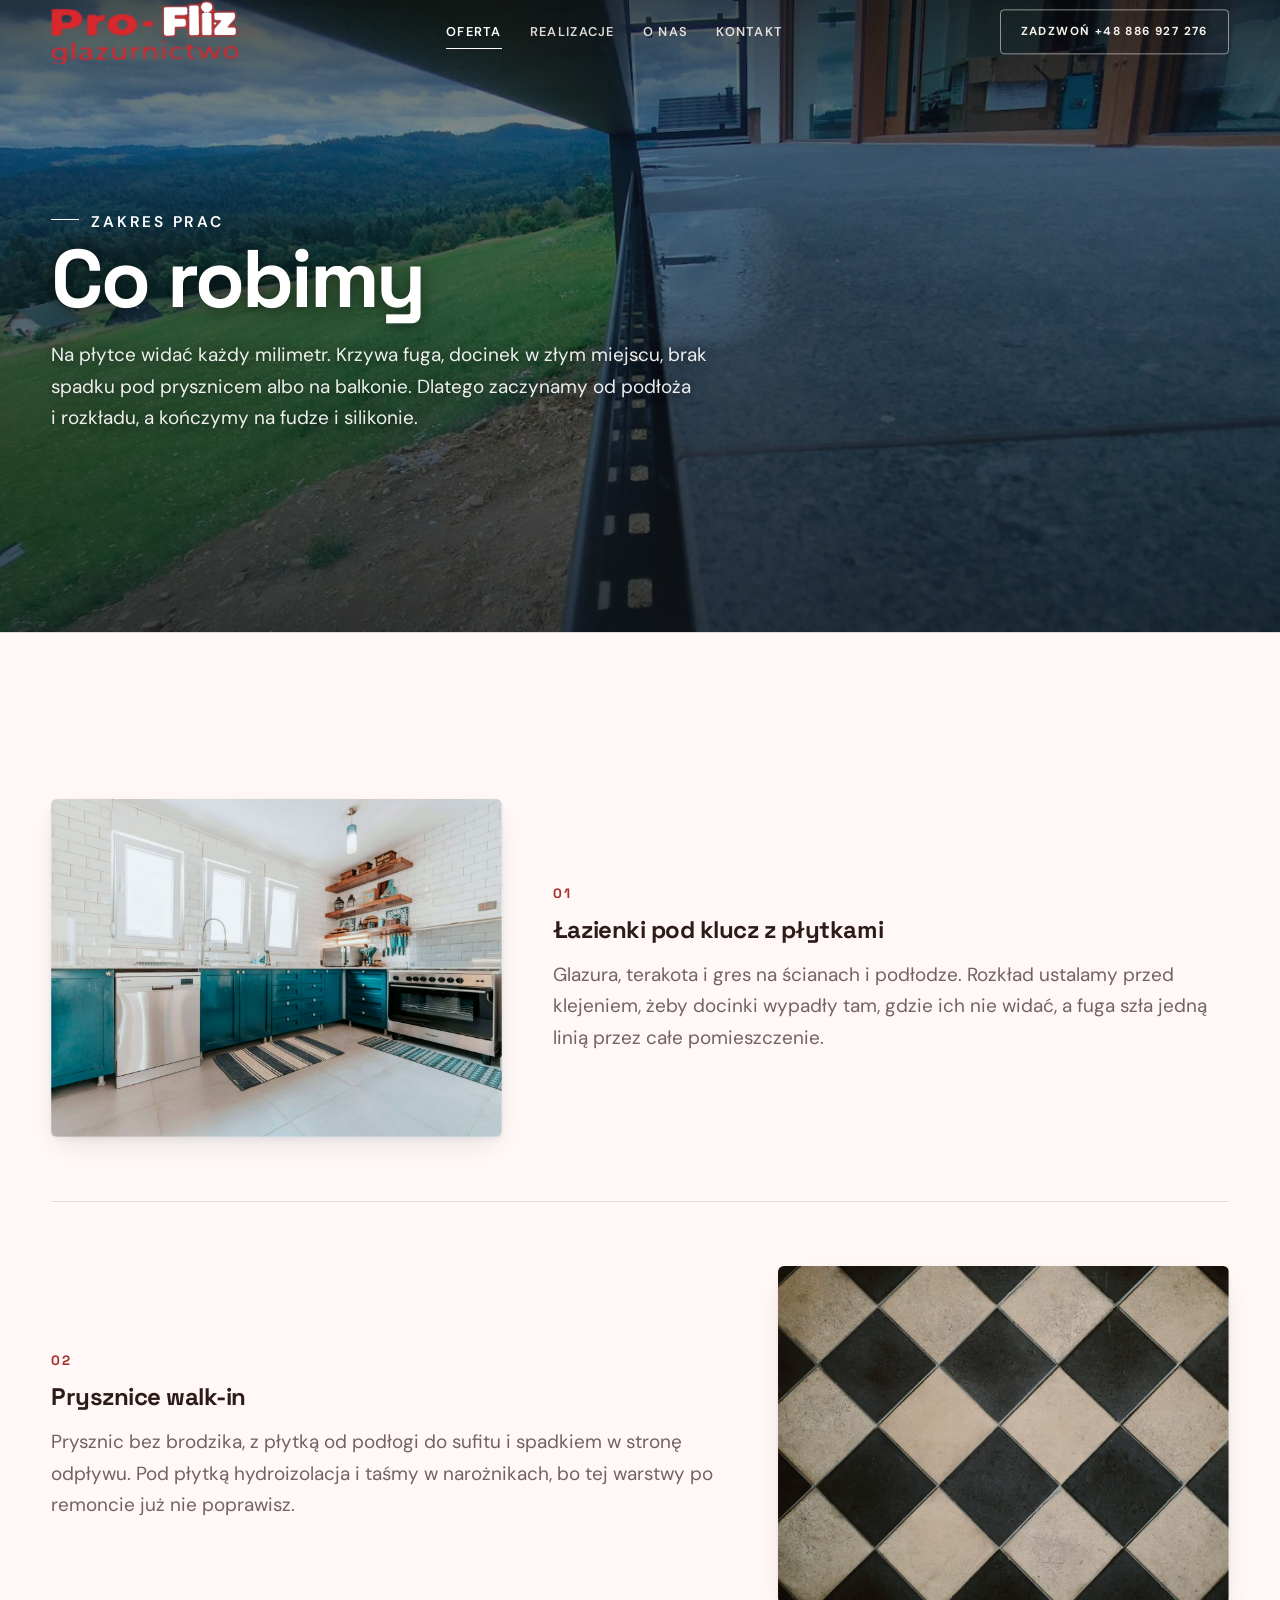
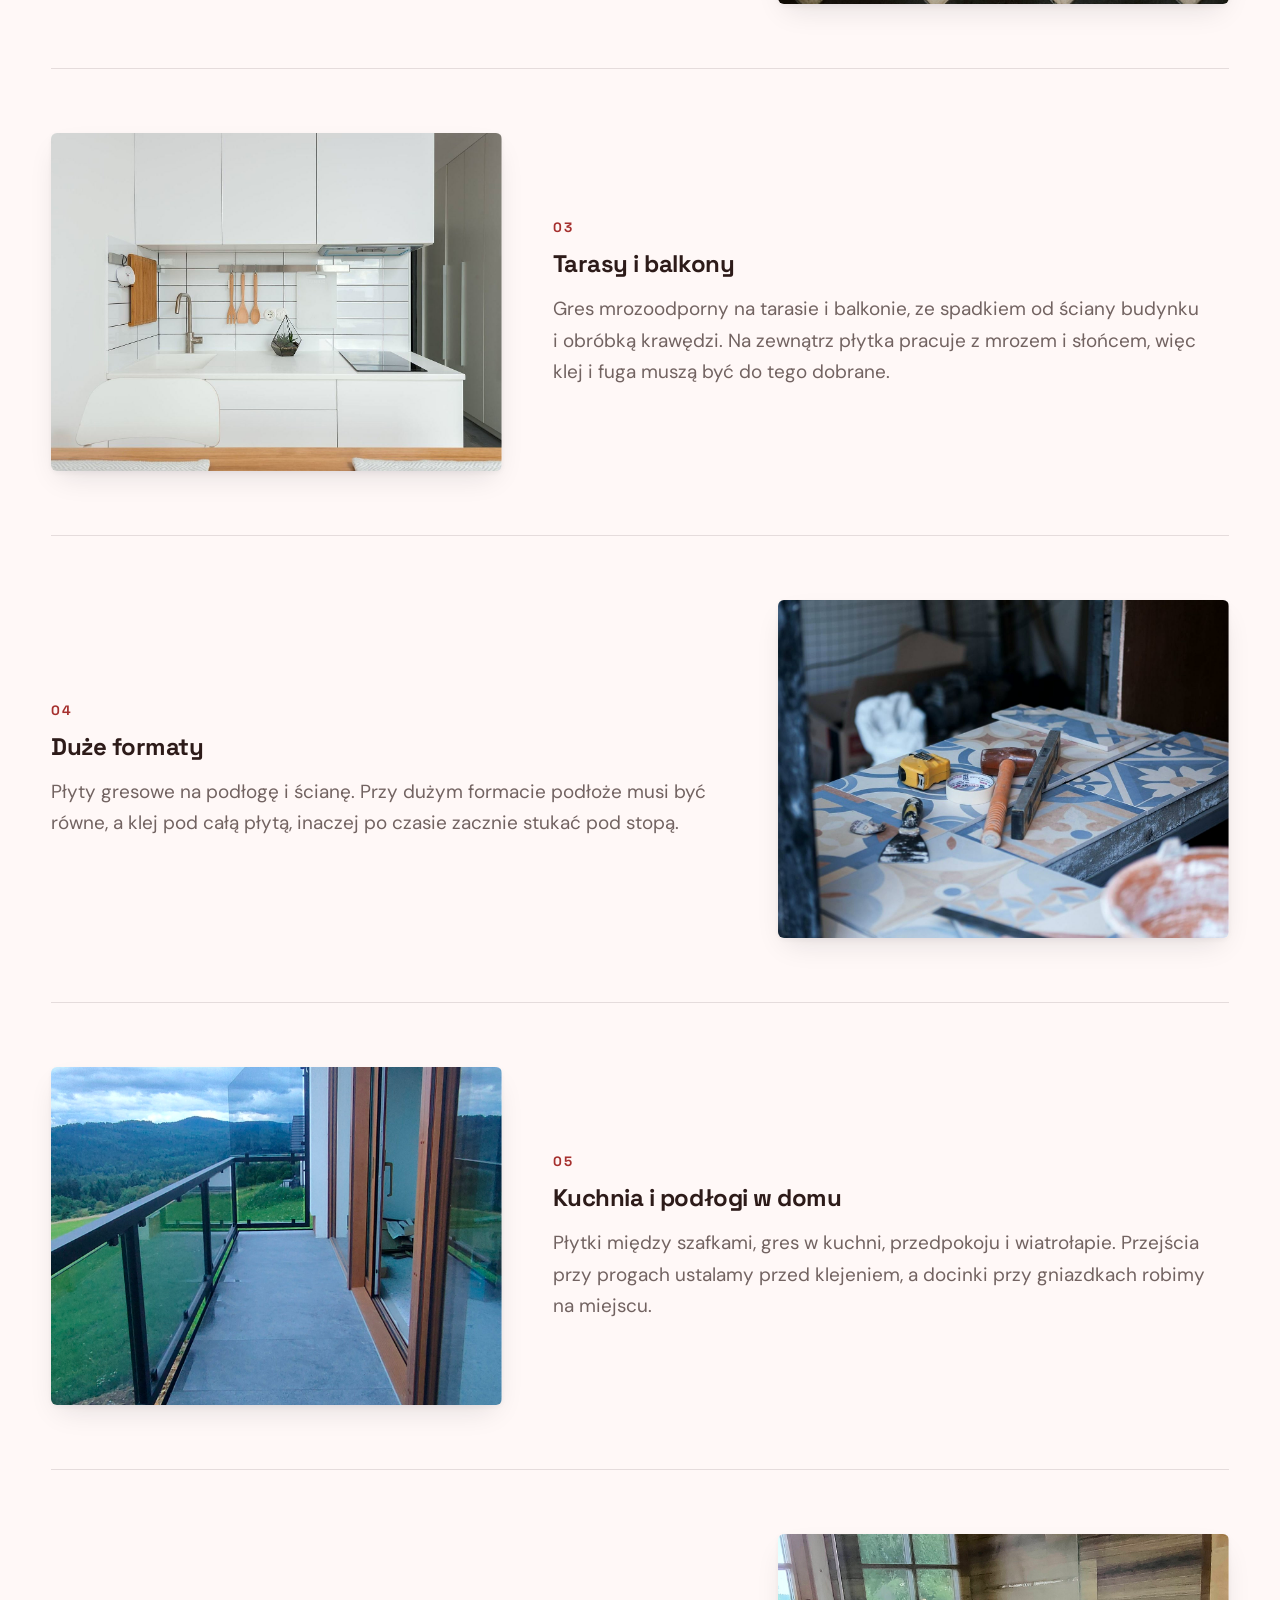
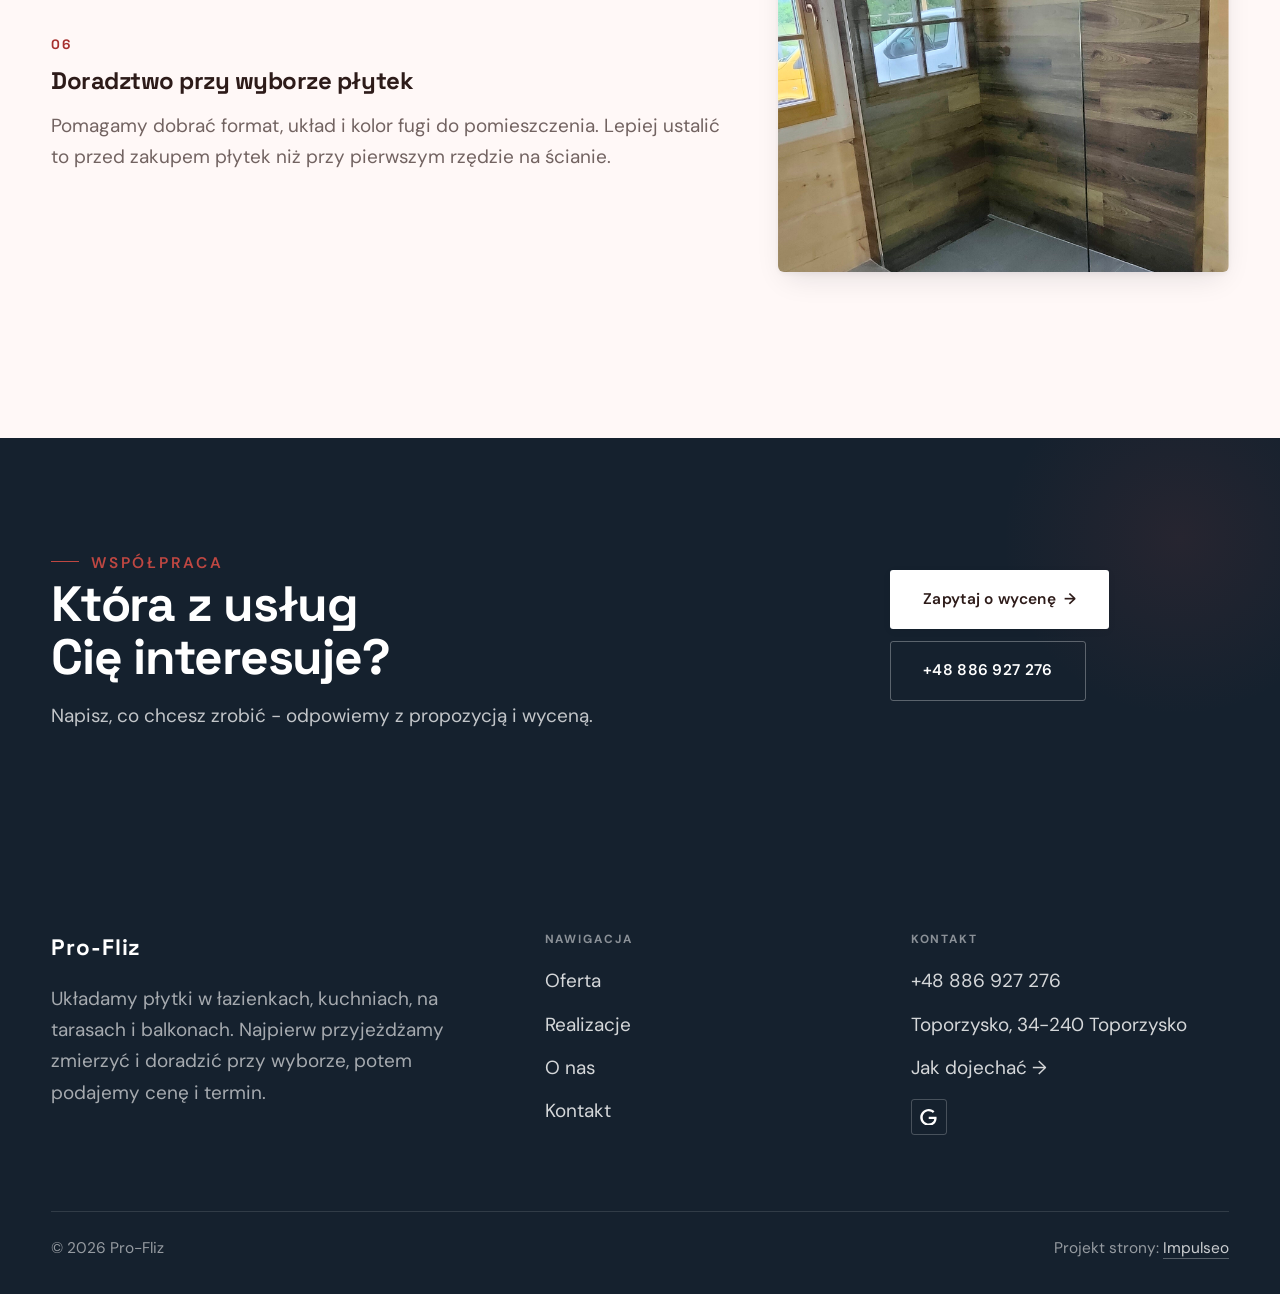
<file: oferta.html>
<!DOCTYPE html>
<html lang="pl">
<head>
<meta charset="UTF-8">
<meta name="viewport" content="width=device-width, initial-scale=1.0">
<title>Oferta - Pro-Fliz</title>
<meta name="description" content="Pro-Fliz glazurnictwo - układanie płytek w łazienkach, na tarasach i balkonach, prysznice walk-in, gres wielkoformatowy. Toporzysko, Jordanów, Sucha Beskidzka i okolice. Ocena 5,0 w Google. Telefon 886 927 276.">
<link rel="canonical" href="https://kris20032.github.io/pro-fliz/oferta.html">
<meta name="robots" content="noindex, nofollow">
<meta property="og:type" content="website">
<meta property="og:locale" content="pl_PL">
<meta property="og:site_name" content="Pro-Fliz">
<meta property="og:title" content="Oferta - Pro-Fliz">
<meta property="og:description" content="Pro-Fliz glazurnictwo - układanie płytek w łazienkach, na tarasach i balkonach, prysznice walk-in, gres wielkoformatowy. Toporzysko, Jordanów, Sucha Beskidzka i okolice. Ocena 5,0 w Google. Telefon 886 927 276.">
<meta property="og:url" content="https://kris20032.github.io/pro-fliz/oferta.html">
<meta property="og:image" content="https://kris20032.github.io/pro-fliz/img/og.jpg">
<meta property="og:image:width" content="1200">
<meta property="og:image:height" content="630">
<meta name="twitter:card" content="summary_large_image">
<link rel="preconnect" href="https://fonts.googleapis.com">
<link rel="preconnect" href="https://fonts.gstatic.com" crossorigin>
<link href="https://fonts.googleapis.com/css2?family=Space+Grotesk:wght@500;600;700&family=DM+Sans:opsz,wght@9..40,400;9..40,500;9..40,600&display=swap" rel="stylesheet">
<link rel="stylesheet" href="assets/styles.css?v=f1505f23">
</head>
<body>

<header class="nav">
  <div class="wrap nav-inner">
    <a class="brand brand-has-logo" href="index.html"><img class="brand-logo" src="img/logo.png" alt="Pro-Fliz" width="1841" height="629" decoding="async"></a>
    <nav class="nav-links">
      <a href="oferta.html" class="active" aria-current="page">Oferta</a>
      <a href="realizacje.html">Realizacje</a>
      <a href="o-nas.html">O nas</a>
      <a href="kontakt.html">Kontakt</a>
      <a href="tel:+48886927276" class="btn btn-accent">Zadzwoń +48 886 927 276</a>
    </nav>
    <button class="nav-toggle" aria-label="Menu"><span></span><span></span><span></span></button>
  </div>
</header>

<main>
<section class="pagehead">
  <img src="img/g3.jpg" alt="Pro-Fliz - Co robimy" width="1566" height="690" decoding="async">
  <div class="wrap">
    <span class="eyebrow">Zakres prac</span>
    <h1>Co robimy</h1>
    <p>Na płytce widać każdy milimetr. Krzywa fuga, docinek w złym miejscu, brak spadku pod prysznicem albo na balkonie. Dlatego zaczynamy od podłoża i rozkładu, a kończymy na fudze i silikonie.</p>
  </div>
</section>
<section>
  <div class="wrap">
    <div class="svc-row reveal">
      <div class="svc-row-art"><img src="img/g12.jpg" alt="Łazienki pod klucz z płytkami" loading="lazy" width="1566" height="1036" decoding="async"></div>
      <div>
        <span class="num">01</span>
        <h3>Łazienki pod klucz z płytkami</h3>
        <p class="muted">Glazura, terakota i gres na ścianach i podłodze. Rozkład ustalamy przed klejeniem, żeby docinki wypadły tam, gdzie ich nie widać, a fuga szła jedną linią przez całe pomieszczenie.</p>
      </div>
    </div>
    <div class="svc-row rev reveal">
      <div class="svc-row-art"><img src="img/g13.jpg" alt="Prysznice walk-in" loading="lazy" width="1534" height="988" decoding="async"></div>
      <div>
        <span class="num">02</span>
        <h3>Prysznice walk-in</h3>
        <p class="muted">Prysznic bez brodzika, z płytką od podłogi do sufitu i spadkiem w stronę odpływu. Pod płytką hydroizolacja i taśmy w narożnikach, bo tej warstwy po remoncie już nie poprawisz.</p>
      </div>
    </div>
    <div class="svc-row reveal">
      <div class="svc-row-art"><img src="img/g14.jpg" alt="Tarasy i balkony" loading="lazy" width="1600" height="1068" decoding="async"></div>
      <div>
        <span class="num">03</span>
        <h3>Tarasy i balkony</h3>
        <p class="muted">Gres mrozoodporny na tarasie i balkonie, ze spadkiem od ściany budynku i obróbką krawędzi. Na zewnątrz płytka pracuje z mrozem i słońcem, więc klej i fuga muszą być do tego dobrane.</p>
      </div>
    </div>
    <div class="svc-row rev reveal">
      <div class="svc-row-art"><img src="img/about.jpg" alt="Duże formaty" loading="lazy" width="1600" height="1066" decoding="async"></div>
      <div>
        <span class="num">04</span>
        <h3>Duże formaty</h3>
        <p class="muted">Płyty gresowe na podłogę i ścianę. Przy dużym formacie podłoże musi być równe, a klej pod całą płytą, inaczej po czasie zacznie stukać pod stopą.</p>
      </div>
    </div>
    <div class="svc-row reveal">
      <div class="svc-row-art"><img src="img/g1.jpg" alt="Kuchnia i podłogi w domu" loading="lazy" width="1406" height="3196" decoding="async"></div>
      <div>
        <span class="num">05</span>
        <h3>Kuchnia i podłogi w domu</h3>
        <p class="muted">Płytki między szafkami, gres w kuchni, przedpokoju i wiatrołapie. Przejścia przy progach ustalamy przed klejeniem, a docinki przy gniazdkach robimy na miejscu.</p>
      </div>
    </div>
    <div class="svc-row rev reveal">
      <div class="svc-row-art"><img src="img/g2.jpg" alt="Doradztwo przy wyborze płytek" loading="lazy" width="1472" height="3264" decoding="async"></div>
      <div>
        <span class="num">06</span>
        <h3>Doradztwo przy wyborze płytek</h3>
        <p class="muted">Pomagamy dobrać format, układ i kolor fugi do pomieszczenia. Lepiej ustalić to przed zakupem płytek niż przy pierwszym rzędzie na ścianie.</p>
      </div>
    </div>
  </div>
</section>

<section class="cta">
  <div class="wrap">
    <div class="reveal">
      <span class="eyebrow">Współpraca</span>
      <h2>Która z usług Cię interesuje?</h2>
      <p>Napisz, co chcesz zrobić - odpowiemy z propozycją i wyceną.</p>
    </div>
    <div class="cta-actions reveal">
      <a href="kontakt.html" class="btn btn-light">Zapytaj o wycenę <span class="arr">→</span></a>
      <a href="tel:+48886927276" class="btn btn-ghost btn-ghost-cta">+48 886 927 276</a>
    </div>
  </div>
</section>
</main>

<footer>
  <div class="wrap">
    <div class="foot-grid">
      <div class="foot-brand">
        <div class="name">Pro-Fliz</div>
        <p>Układamy płytki w łazienkach, kuchniach, na tarasach i balkonach. Najpierw przyjeżdżamy zmierzyć i doradzić przy wyborze, potem podajemy cenę i termin.</p>
      </div>
      <div class="foot-col">
        <h4>Nawigacja</h4>
        <a href="oferta.html">Oferta</a>
        <a href="realizacje.html">Realizacje</a>
        <a href="o-nas.html">O nas</a>
        <a href="kontakt.html">Kontakt</a>
      </div>
      <div class="foot-col">
        <h4>Kontakt</h4>
        <a href="tel:+48886927276">+48 886 927 276</a>
        <p>Toporzysko, 34-240 Toporzysko</p>
        <a href="https://maps.google.com/?cid=8629908321237679760&g_mp=Cidnb29nbGUubWFwcy5wbGFjZXMudjEuUGxhY2VzLlNlYXJjaFRleHQQAhgEIAA" target="_blank" rel="noopener">Jak dojechać →</a>
      <div class="foot-soc">
        <a class="soc" href="https://maps.google.com/?cid=8629908321237679760&g_mp=Cidnb29nbGUubWFwcy5wbGFjZXMudjEuUGxhY2VzLlNlYXJjaFRleHQQAhgEIAA" target="_blank" rel="noopener" aria-label="Google - Pro-Fliz"><svg viewBox="0 0 24 24" aria-hidden="true" focusable="false"><path d="M12.48 10.92v3.28h7.84c-.24 1.84-.853 3.187-1.787 4.133-1.147 1.147-2.933 2.4-6.053 2.4-4.827 0-8.6-3.893-8.6-8.72s3.773-8.72 8.6-8.72c2.6 0 4.507 1.027 5.907 2.347l2.307-2.307C18.747 1.44 16.133 0 12.48 0 5.867 0 .307 5.387.307 12s5.56 12 12.173 12c3.573 0 6.267-1.173 8.373-3.36 2.16-2.16 2.84-5.213 2.84-7.667 0-.76-.053-1.467-.173-2.053H12.48z" fill="currentColor"/></svg></a>
      </div>
      </div>
    </div>
    <div class="foot-bot">
      <span>© 2026 Pro-Fliz</span>
      <span>Projekt strony: <a class="foot-credit" href="https://impulseo.pl" target="_blank" rel="noopener">Impulseo</a></span>
    </div>
  </div>
</footer>
<div class="sticky-call"><a class="sc-call" href="tel:+48886927276"><svg class="ico-tel" width="16" height="16" viewBox="0 0 24 24" fill="none" aria-hidden="true"><path d="M6.6 10.8a15.5 15.5 0 0 0 6.6 6.6l2.2-2.2a1 1 0 0 1 1-.24 11.4 11.4 0 0 0 3.6.58 1 1 0 0 1 1 1V20a1 1 0 0 1-1 1A17 17 0 0 1 3 4a1 1 0 0 1 1-1h3.5a1 1 0 0 1 1 1c0 1.25.2 2.46.58 3.6a1 1 0 0 1-.25 1l-2.23 2.2Z" fill="currentColor"/></svg> Zadzwoń</a><a class="sc-quote" href="kontakt.html">Zadzwoń po wycenę</a></div>
<div class="demo-wazne" data-do="2026-11-13" data-cykl="3" hidden><svg class="dw-ico" width="13" height="13" viewBox="0 0 24 24" fill="none" aria-hidden="true"><circle cx="12" cy="12" r="8.6" stroke="currentColor" stroke-width="1.8"/><path d="M12 7.2V12l3.3 2" stroke="currentColor" stroke-width="1.8" stroke-linecap="round"/></svg><span class="dw-txt"></span></div>

<script src="assets/main.js"></script>
</body>
</html>
</file>
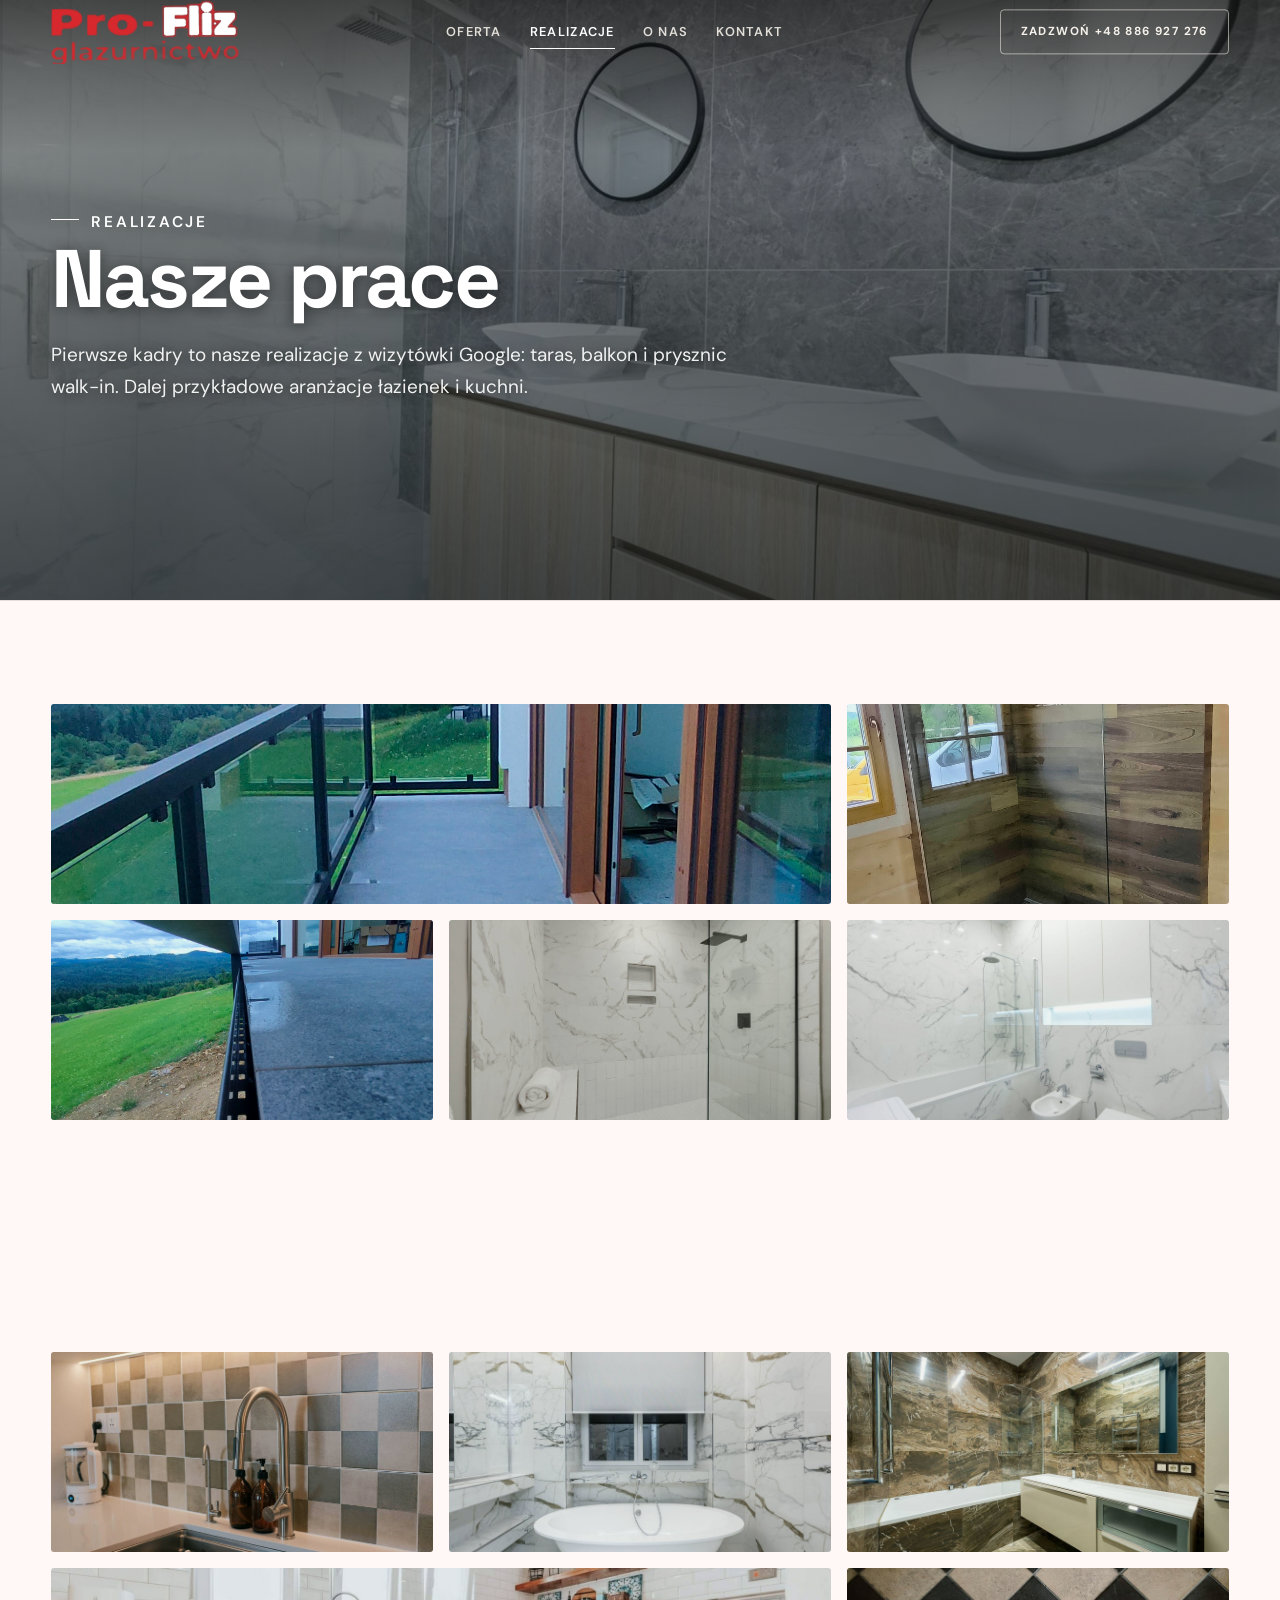
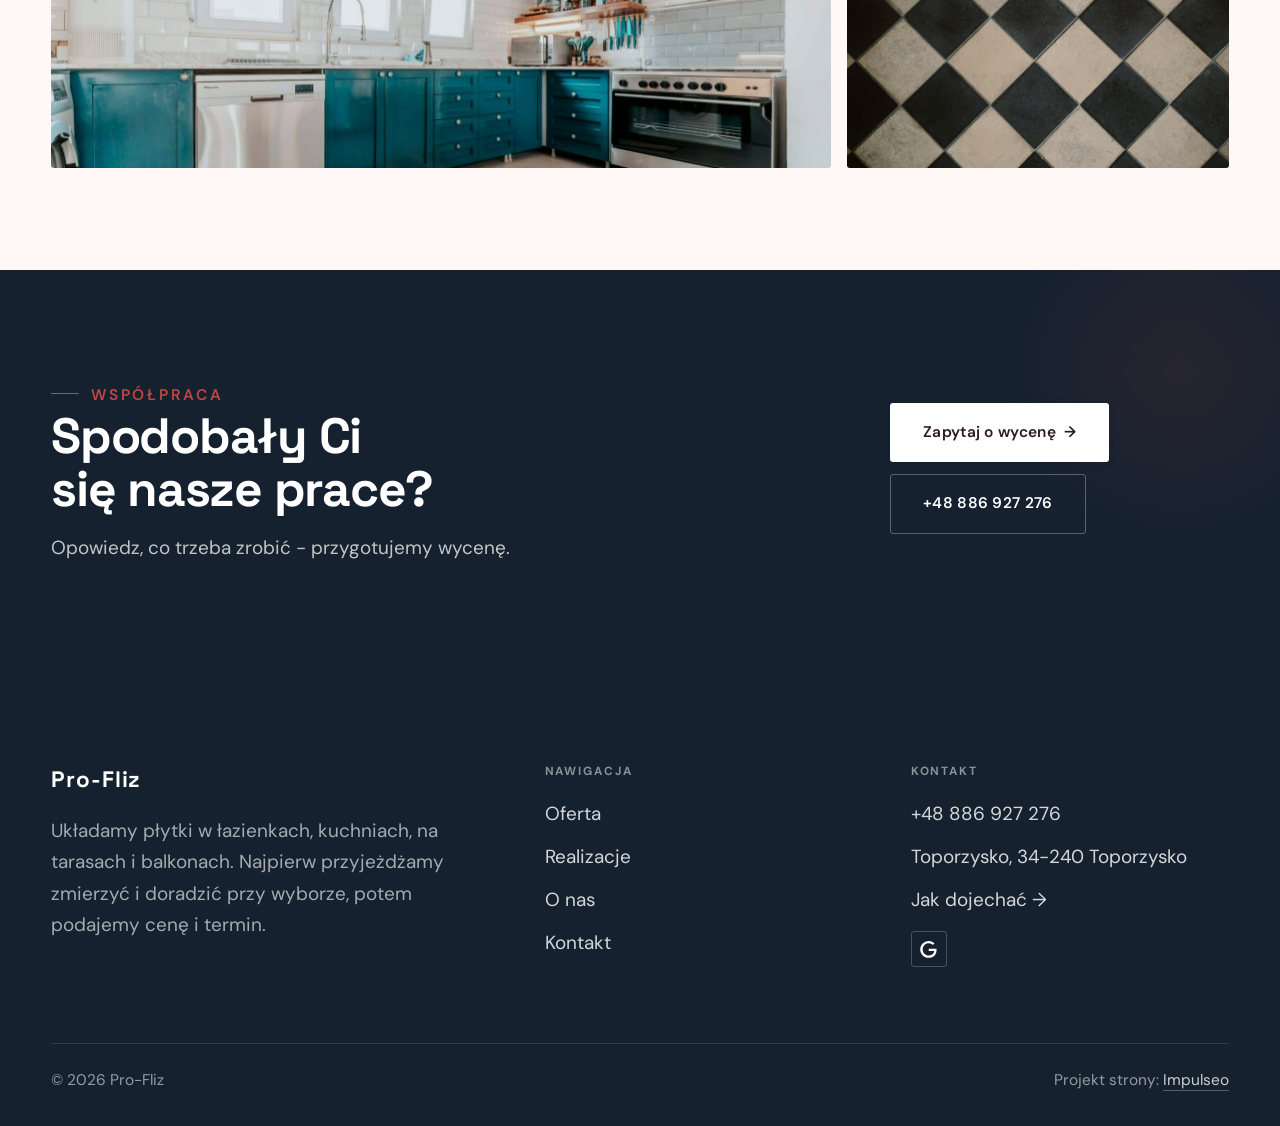
<file: realizacje.html>
<!DOCTYPE html>
<html lang="pl">
<head>
<meta charset="UTF-8">
<meta name="viewport" content="width=device-width, initial-scale=1.0">
<title>Realizacje - Pro-Fliz</title>
<meta name="description" content="Realizacje Pro-Fliz: ">
<link rel="canonical" href="https://kris20032.github.io/pro-fliz/realizacje.html">
<meta name="robots" content="noindex, nofollow">
<meta property="og:type" content="website">
<meta property="og:locale" content="pl_PL">
<meta property="og:site_name" content="Pro-Fliz">
<meta property="og:title" content="Realizacje - Pro-Fliz">
<meta property="og:description" content="Realizacje Pro-Fliz: ">
<meta property="og:url" content="https://kris20032.github.io/pro-fliz/realizacje.html">
<meta property="og:image" content="https://kris20032.github.io/pro-fliz/img/og.jpg">
<meta property="og:image:width" content="1200">
<meta property="og:image:height" content="630">
<meta name="twitter:card" content="summary_large_image">
<link rel="preconnect" href="https://fonts.googleapis.com">
<link rel="preconnect" href="https://fonts.gstatic.com" crossorigin>
<link href="https://fonts.googleapis.com/css2?family=Space+Grotesk:wght@500;600;700&family=DM+Sans:opsz,wght@9..40,400;9..40,500;9..40,600&display=swap" rel="stylesheet">
<link rel="stylesheet" href="assets/styles.css?v=f1505f23">
</head>
<body>

<header class="nav">
  <div class="wrap nav-inner">
    <a class="brand brand-has-logo" href="index.html"><img class="brand-logo" src="img/logo.png" alt="Pro-Fliz" width="1841" height="629" decoding="async"></a>
    <nav class="nav-links">
      <a href="oferta.html">Oferta</a>
      <a href="realizacje.html" class="active" aria-current="page">Realizacje</a>
      <a href="o-nas.html">O nas</a>
      <a href="kontakt.html">Kontakt</a>
      <a href="tel:+48886927276" class="btn btn-accent">Zadzwoń +48 886 927 276</a>
    </nav>
    <button class="nav-toggle" aria-label="Menu"><span></span><span></span><span></span></button>
  </div>
</header>

<main>
<section class="pagehead">
  <img src="img/g4.jpg" alt="Pro-Fliz - Nasze prace" width="1562" height="1028" decoding="async">
  <div class="wrap">
    <span class="eyebrow">Realizacje</span>
    <h1>Nasze prace</h1>
    <p>Pierwsze kadry to nasze realizacje z wizytówki Google: taras, balkon i prysznic walk-in. Dalej przykładowe aranżacje łazienek i kuchni.</p>
  </div>
</section>
<section>
  <div class="wrap">
    <div class="gallery">
      <div class="tile t-two3 reveal"><img src="img/g1.jpg" alt="Pro-Fliz" loading="lazy" width="1406" height="3196" decoding="async"></div>
      <div class="tile t-third reveal"><img src="img/g2.jpg" alt="Pro-Fliz" loading="lazy" width="1472" height="3264" decoding="async"></div>
      <div class="tile t-third reveal"><img src="img/g3.jpg" alt="Pro-Fliz" loading="lazy" width="1566" height="690" decoding="async"></div>
      <div class="tile t-third reveal"><img src="img/g5.jpg" alt="Pro-Fliz" loading="lazy" width="1600" height="1067" decoding="async"></div>
      <div class="tile t-third reveal"><img src="img/g6.jpg" alt="Pro-Fliz" loading="lazy" width="1552" height="1016" decoding="async"></div>
      <div class="tile t-third reveal"><img src="img/g7.jpg" alt="Pro-Fliz" loading="lazy" width="1506" height="948" decoding="async"></div>
      <div class="tile t-two3 reveal"><img src="img/g8.jpg" alt="Pro-Fliz" loading="lazy" width="1600" height="1068" decoding="async"></div>
      <div class="tile t-third reveal"><img src="img/g9.jpg" alt="Pro-Fliz" loading="lazy" width="1600" height="1066" decoding="async"></div>
      <div class="tile t-third reveal"><img src="img/g10.jpg" alt="Pro-Fliz" loading="lazy" width="1566" height="1038" decoding="async"></div>
      <div class="tile t-third reveal"><img src="img/g11.jpg" alt="Pro-Fliz" loading="lazy" width="1600" height="1068" decoding="async"></div>
      <div class="tile t-two3 reveal"><img src="img/g12.jpg" alt="Pro-Fliz" loading="lazy" width="1566" height="1036" decoding="async"></div>
      <div class="tile t-third reveal"><img src="img/g13.jpg" alt="Pro-Fliz" loading="lazy" width="1534" height="988" decoding="async"></div>
    </div>
  </div>
</section>
<section class="cta">
  <div class="wrap">
    <div class="reveal">
      <span class="eyebrow">Współpraca</span>
      <h2>Spodobały Ci się nasze prace?</h2>
      <p>Opowiedz, co trzeba zrobić - przygotujemy wycenę.</p>
    </div>
    <div class="cta-actions reveal">
      <a href="kontakt.html" class="btn btn-light">Zapytaj o wycenę <span class="arr">→</span></a>
      <a href="tel:+48886927276" class="btn btn-ghost btn-ghost-cta">+48 886 927 276</a>
    </div>
  </div>
</section>
</main>

<footer>
  <div class="wrap">
    <div class="foot-grid">
      <div class="foot-brand">
        <div class="name">Pro-Fliz</div>
        <p>Układamy płytki w łazienkach, kuchniach, na tarasach i balkonach. Najpierw przyjeżdżamy zmierzyć i doradzić przy wyborze, potem podajemy cenę i termin.</p>
      </div>
      <div class="foot-col">
        <h4>Nawigacja</h4>
        <a href="oferta.html">Oferta</a>
        <a href="realizacje.html">Realizacje</a>
        <a href="o-nas.html">O nas</a>
        <a href="kontakt.html">Kontakt</a>
      </div>
      <div class="foot-col">
        <h4>Kontakt</h4>
        <a href="tel:+48886927276">+48 886 927 276</a>
        <p>Toporzysko, 34-240 Toporzysko</p>
        <a href="https://maps.google.com/?cid=8629908321237679760&g_mp=Cidnb29nbGUubWFwcy5wbGFjZXMudjEuUGxhY2VzLlNlYXJjaFRleHQQAhgEIAA" target="_blank" rel="noopener">Jak dojechać →</a>
      <div class="foot-soc">
        <a class="soc" href="https://maps.google.com/?cid=8629908321237679760&g_mp=Cidnb29nbGUubWFwcy5wbGFjZXMudjEuUGxhY2VzLlNlYXJjaFRleHQQAhgEIAA" target="_blank" rel="noopener" aria-label="Google - Pro-Fliz"><svg viewBox="0 0 24 24" aria-hidden="true" focusable="false"><path d="M12.48 10.92v3.28h7.84c-.24 1.84-.853 3.187-1.787 4.133-1.147 1.147-2.933 2.4-6.053 2.4-4.827 0-8.6-3.893-8.6-8.72s3.773-8.72 8.6-8.72c2.6 0 4.507 1.027 5.907 2.347l2.307-2.307C18.747 1.44 16.133 0 12.48 0 5.867 0 .307 5.387.307 12s5.56 12 12.173 12c3.573 0 6.267-1.173 8.373-3.36 2.16-2.16 2.84-5.213 2.84-7.667 0-.76-.053-1.467-.173-2.053H12.48z" fill="currentColor"/></svg></a>
      </div>
      </div>
    </div>
    <div class="foot-bot">
      <span>© 2026 Pro-Fliz</span>
      <span>Projekt strony: <a class="foot-credit" href="https://impulseo.pl" target="_blank" rel="noopener">Impulseo</a></span>
    </div>
  </div>
</footer>
<div class="sticky-call"><a class="sc-call" href="tel:+48886927276"><svg class="ico-tel" width="16" height="16" viewBox="0 0 24 24" fill="none" aria-hidden="true"><path d="M6.6 10.8a15.5 15.5 0 0 0 6.6 6.6l2.2-2.2a1 1 0 0 1 1-.24 11.4 11.4 0 0 0 3.6.58 1 1 0 0 1 1 1V20a1 1 0 0 1-1 1A17 17 0 0 1 3 4a1 1 0 0 1 1-1h3.5a1 1 0 0 1 1 1c0 1.25.2 2.46.58 3.6a1 1 0 0 1-.25 1l-2.23 2.2Z" fill="currentColor"/></svg> Zadzwoń</a><a class="sc-quote" href="kontakt.html">Zadzwoń po wycenę</a></div>
<div class="demo-wazne" data-do="2026-11-13" data-cykl="3" hidden><svg class="dw-ico" width="13" height="13" viewBox="0 0 24 24" fill="none" aria-hidden="true"><circle cx="12" cy="12" r="8.6" stroke="currentColor" stroke-width="1.8"/><path d="M12 7.2V12l3.3 2" stroke="currentColor" stroke-width="1.8" stroke-linecap="round"/></svg><span class="dw-txt"></span></div>

<script src="assets/main.js"></script>
</body>
</html>
</file>
<file: assets/styles.css>
/* ============================================================
   STOLBASZ — premium, architektoniczny B2B fit-out
   Jasna paleta, zero brązu. System wg premium-web-craft.
   Projekt strony: Impulseo (impulseo.pl)
   ============================================================ */

:root{
  /* PALETA — jasna, architektoniczna, chłodna */
  --paper:#F4F6F8;          /* główne tło */
  --paper-2:#E7EBEF;        /* sekcje alternatywne (chłodny jasny szary) */
  --paper-3:#E7EBEF;        /* delikatne wypełnienia */
  --ink:#15212E;            /* tekst główny — chłodny grafit */
  --ink-soft:#243443;       /* nagłówki drugorzędne */
  --muted:#6B7785;          /* tekst poboczny */
  --line:rgba(21,33,46,.12);/* hairline */
  --accent:#E8A317;         /* stonowany petrol-slate — jedyny akcent */
  --accent-d:#C9870C;
  --accent-soft:rgba(232,163,23,.10);
  --dark:#15212E;           /* sekcje ciemne (stopka/CTA) */

  /* HOVER ZDJĘĆ — JEDEN standard dla całego silnika (decyzja K. 04.08.2026, artefakt z wariantami).
     AKTUALNE (K.+Szymon 09.08.2026, wybór z artefaktu 6 wariantów): zoom 1.05 przy 1.4s -
     przy tak długim czasie mocniejszy kadr NIE skacze, tylko „oddycha". Poprzedni standard
     (1.02 / .55s z 04.08) odbierany jako dynamiczny i szybki.
     Spoczynek lekko przygaszony, ale TYLKO tam, gdzie jest mysz (@media hover:hover) —
     na telefonie zdjęcia zostają w pełnej jasności. */
  --img-zoom:1.05;                   /* K.+Szymon 09.08: wariant F z artefaktu porównawczego */
  --img-rest:brightness(.95) saturate(.99);
  --img-hot:brightness(1.06) saturate(1.05);
  --img-dur:1.4s;                    /* K.+Szymon 09.08 (wariant F): powoli = elegancko */
  --img-ease:cubic-bezier(.16,.84,.44,1);  /* miękki ogon, efekt „oddychania" */

  /* ODSTĘPY — skala 4/8 */
  --space-1:4px; --space-2:8px; --space-3:12px; --space-4:16px; --space-5:24px;
  --space-6:32px; --space-7:48px; --space-8:64px; --space-9:96px; --space-10:128px;

  /* TYPOGRAFIA — fluid clamp() (skala podbita 16.07.2026: większe, czytelniejsze litery — uwaga Adama) */
  --text-sm:clamp(.9rem,.87rem + .12vw,1rem);
  --text-base:clamp(1.08rem,1.04rem + .18vw,1.2rem);
  --text-lg:clamp(1.24rem,1.15rem + .34vw,1.44rem);
  --text-h3:clamp(1.34rem,1.22rem + .55vw,1.66rem);
  --text-h2:clamp(2.1rem,1.66rem + 2.1vw,3.1rem);
  --text-h1:clamp(2.9rem,2.1rem + 4vw,5.1rem);

  /* PROMIENIE — architektoniczne, raczej ostre */
  --r-sm:3px; --r-md:6px; --r-lg:10px;

  /* RUCH */
  --ease:cubic-bezier(.25,.46,.45,.94); --dur:.24s;

  /* CIENIE — miękkie, warstwowe */
  --sh-sm:0 1px 2px rgba(16,24,32,.04), 0 2px 8px rgba(16,24,32,.05);
  --sh-md:0 2px 6px rgba(16,24,32,.05), 0 12px 28px -8px rgba(16,24,32,.12);
  --sh-lg:0 6px 14px rgba(16,24,32,.07), 0 26px 56px -18px rgba(16,24,32,.22);

  --hairline:1px solid var(--line);

  --font-display:'Space Grotesk','Inter',sans-serif;
  --font-body:'DM Sans','Inter',sans-serif;
}

*{box-sizing:border-box;margin:0;padding:0}
html{scroll-behavior:smooth}
body{
  font-family:var(--font-body);
  font-size:var(--text-base);
  line-height:1.65;
  color:var(--ink);
  background:var(--paper);
  -webkit-font-smoothing:antialiased;
  text-rendering:optimizeLegibility;
}
img{max-width:100%;height:auto;display:block}  /* height:auto = width/height z atrybutów trzyma proporcje (TOP#12) */
a{color:inherit;text-decoration:none}

.wrap{width:min(92%,1180px);margin-inline:auto}
section{padding-block:clamp(52px,6.5vw,96px)}

h1,h2,h3{font-family:var(--font-display);font-weight:700;line-height:1.08;letter-spacing:-.02em;color:var(--ink)}
h1{font-size:var(--text-h1);letter-spacing:-.035em}
h2{font-size:var(--text-h2);letter-spacing:-.025em}
h3{font-size:var(--text-h3)}
/* MIARA — długość wiersza. WCAG 2.2 SC 1.4.8: max 80 znaków; Butterick: 45–90.
   68ch daje realnie 72–78 znaków polskiego tekstu, czyli z zapasem pod granicą.
   Wcześniej limit miał TYLKO <p> — <li>, <blockquote> i <dd> nie miały żadnego,
   i to jedyny powód, dla którego 23 bloki na dwóch oddanych stronach jadą po
   83–106 znaków w wierszu (pomiar 07.08.2026, bramka `miara`).
   ⚠️ Listy i definicje ograniczamy TYLKO bez klasy: `ul`/`ol` z klasą to u nas
   układ (siatki kafli, menu), a nie tekst ciągły — tam miarę wyznacza układ. */
/* 60ch, nie 68ch (K. 10.08): po zmianie fontów na węższe kroje (DM Sans i spółka)
   w 68ch mieściło się ~90 znaków - bramka pikselowa słusznie zgłaszała przekroczenie
   granicy 80. Pomiar na żywej przeglądarce: 60ch = 90 znaków, 53ch = ~78 znaków, czyli normę WCAG 1.4.8. */
:root{ --miara:53ch }
p{max-width:min(100%,var(--miara))}
blockquote,
ul:not([class])>li, ol:not([class])>li,
dl:not([class])>dd{max-width:min(100%,var(--miara))}

/* ⚠️ Świadomie BEZ wyjątku `.tile p,.card p,.svc p{max-width:none}`, choć nasuwa się sam:
   te akapity BYŁY już ograniczone (stare `p{max-width:65ch}`), więc „wyjątek" nie odblokowałby
   niczego nowego — tylko ROZLUŹNIŁ stan sprzed zmiany na wszystkich demach naraz.
   `figcaption` żadna z reguł wyżej nie dotyczy, więc też nie potrzebuje zwolnienia. */

/* ŁAMANIE. `balance` wyrównuje długości wierszy w nagłówku, `pretty` pilnuje ostatniego
   wiersza akapitu, żeby nie został w nim jeden wyraz. Obsługiwane od Chrome 117 /
   Safari 17.5; starsze przeglądarki po prostu ignorują tę własność.
   `text-wrap:pretty` nie występowało dotąd ANI RAZ w silniku ani w repo klientów. */
h1,h2,h3,.lead,.lede{text-wrap:balance}
p,li,blockquote,dd{text-wrap:pretty}

.eyebrow{
  font-family:var(--font-body);
  font-size:var(--text-sm);
  font-weight:600;
  letter-spacing:.18em;
  text-transform:uppercase;
  color:var(--accent);
  display:inline-flex;align-items:center;gap:var(--space-3);
}
/* flex:none + margin-top = kreska trzyma się PIERWSZEJ linii. Wcześniej align-items:center
   centrowało ją względem całego bloku i przy zawinięciu (długi kicker typu
   „…WNĘTRZ · LESZNO · OD 2019") druga linia lądowała z brzydkim wcięciem. */
.eyebrow{align-items:flex-start}
.eyebrow>*,.eyebrow{text-wrap:balance}   /* dlugi kicker lamal sie na sierote typu samo „2019" w drugiej linii */
.eyebrow::before{content:"";width:28px;height:1px;background:var(--accent);display:inline-block;flex:none;margin-top:.62em}

.muted{color:var(--muted)}
.lead{font-size:var(--text-lg);line-height:1.55;color:var(--ink-soft);max-width:50ch}

/* ---------- BUTTONS ---------- */
.btn{
  display:inline-flex;align-items:center;gap:var(--space-2);
  font-weight:600;font-size:var(--text-sm);letter-spacing:.02em;
  padding:var(--space-4) var(--space-6);
  border-radius:var(--r-sm);
  transition:transform var(--dur) var(--ease),box-shadow var(--dur) var(--ease),background var(--dur) var(--ease);
  cursor:pointer;border:1px solid transparent;
}
.btn-accent{background:var(--accent);color:#fff;box-shadow:var(--sh-sm)}
.btn-accent:hover{background:var(--accent-d);transform:translateY(-2px);box-shadow:var(--sh-md)}
.btn-accent:active{transform:translateY(0);box-shadow:var(--sh-sm)}
.btn-ghost{background:transparent;color:var(--ink);border-color:var(--line)}
.btn-ghost:hover{border-color:var(--accent);color:var(--accent);transform:translateY(-2px)}
.btn-light{background:#fff;color:var(--ink);box-shadow:var(--sh-sm)}
.btn-light:hover{transform:translateY(-2px);box-shadow:var(--sh-md)}
.btn .arr{transition:transform var(--dur) var(--ease)}
.btn:hover .arr{transform:translateX(4px)}

/* ---------- NAV ---------- */
.nav{
  position:sticky;top:0;z-index:50;
  background:color-mix(in srgb,var(--paper) 88%,transparent);
  backdrop-filter:saturate(140%) blur(10px);
  border-bottom:var(--hairline);
}
.nav-inner{display:flex;align-items:center;justify-content:space-between;gap:var(--space-5);height:72px}
/* ANTY-NACHODZENIE (K. 05.08.2026): długa nazwa firmy + przycisk z pełnym numerem nie mieściły się w pasku
   i flex ściskał linki PONIŻEJ ich treści - "Kontakt" wchodził na ramkę "Zadzwoń +48 ...". Teraz ustępuje
   nazwa marki (skrót wielokropkiem), a menu i przycisk nigdy się nie kurczą ani nie zachodzą na siebie. */
.brand{display:flex;flex-direction:column;line-height:1;min-width:0;flex:0 1 auto}
.brand .name{font-family:var(--font-display);font-weight:800;font-size:1.35rem;letter-spacing:.04em;white-space:nowrap;overflow:hidden;text-overflow:ellipsis}
.brand .sub{font-size:.62rem;letter-spacing:.34em;text-transform:uppercase;color:var(--muted);margin-top:5px;white-space:nowrap;overflow:hidden;text-overflow:ellipsis}
.nav-links{display:flex;align-items:center;gap:var(--space-6);flex:0 0 auto}
.nav-links a{font-size:var(--text-sm);font-weight:500;color:var(--ink-soft);position:relative;padding-block:4px;white-space:nowrap;transition:color var(--dur) var(--ease)}
.nav-links a::after{content:"";position:absolute;left:0;bottom:0;width:0;height:1.5px;background:var(--accent);transition:width var(--dur) var(--ease)}
.nav-links a:hover,.nav-links a.active{color:var(--ink)}
.nav-links a:hover::after,.nav-links a.active::after{width:100%}
.nav-links .btn{padding:var(--space-2) var(--space-5)}
/* przyciski w nav: właściwy kolor (przebij .nav-links a) + bez podkreślenia */
.nav-links a.btn-accent{color:#fff}
.nav-links a.btn-ghost,.nav-links a.btn-light{color:var(--ink)}
/* CTA w pasku: NIE podkreślenie spod linków menu, ale ten sam przelatujący błysk,
   co na wszystkich innych przyciskach (zgłoszenie K. 13.08.2026 - „na hero jest efekt
   światła przechodzącego przez przycisk, na navbarze go nie ma, a mają być identyczne").
   Reguła `.nav-links a::after` jest silniejsza od `.btn::after`, więc trzeba jej
   geometrię wyzerować i wpisać połysk z nazwy - samo `display:none` gasiło efekt. */
.nav-links a.btn::after{
  display:block;content:"";position:absolute;inset:0;z-index:-1;pointer-events:none;
  width:auto;height:auto;border-radius:inherit;   /* kasuje geometrię podkreślenia (width:0;height:1.5px) */
  background:linear-gradient(100deg,transparent 32%,rgba(255,255,255,.20) 50%,transparent 68%);
  translate:-120% 0}
@media (prefers-reduced-motion:no-preference){
  .nav-links a.btn:hover::after{translate:120% 0;transition:translate .75s var(--mt-ease,cubic-bezier(.16,.84,.44,1))}
}
.nav-toggle{display:none;background:none;border:none;cursor:pointer;flex-direction:column;gap:5px;padding:8px}
.nav-toggle span{width:24px;height:2px;background:var(--ink);transition:var(--dur)}
/* Ciasny zakres MIĘDZY menu mobilnym a pełnym pulpitem: zbijamy odstępy i nazwę marki,
   żeby wszystko zmieściło się naturalnie, zanim w ogóle dojdzie do skracania wielokropkiem. */
@media(max-width:1280px) and (min-width:921px){
  .nav-links{gap:var(--space-4)}
  .nav-links .btn{padding:var(--space-2) var(--space-4)}
  .brand .name{font-size:1.15rem}
}

/* ---------- HERO (split) ---------- */
.hero{position:relative;overflow:hidden;border-bottom:var(--hairline)}
.hero-grid{display:grid;grid-template-columns:1.05fr .95fr;gap:clamp(24px,4vw,60px);align-items:center;
  padding-block:clamp(36px,4.5vw,64px)}
.hero-copy .eyebrow{margin-bottom:var(--space-5)}
.hero-copy h1{margin-bottom:var(--space-5)}
.hero-copy .lead{margin-bottom:var(--space-7)}
.hero-actions{display:flex;flex-wrap:wrap;gap:var(--space-4)}
.hero-art{position:relative;aspect-ratio:4/3;border-radius:var(--r-lg);overflow:hidden;box-shadow:var(--sh-lg)}
.hero-art img{width:100%;height:100%;object-fit:cover}
.hero-art::after{content:"";position:absolute;inset:0;background:linear-gradient(180deg,transparent 55%,rgba(18,24,28,.28))}
.hero-badge{position:absolute;left:var(--space-5);bottom:var(--space-5);z-index:2;
  background:rgba(252,252,251,.94);backdrop-filter:blur(4px);
  border-radius:var(--r-md);padding:var(--space-4) var(--space-5);box-shadow:var(--sh-md);max-width:78%}
.hero-badge strong{display:block;font-family:var(--font-display);font-size:1rem;letter-spacing:-.01em}
.hero-badge span{font-size:var(--text-sm);color:var(--muted)}

/* ---------- HERO duży / kinowy (strona główna) ---------- */
.hero-cine{position:relative;min-height:clamp(560px,82vh,840px);min-height:clamp(560px,82svh,840px);display:flex;align-items:center;overflow:hidden;border-bottom:var(--hairline)}
.hero-cine>img{position:absolute;inset:0;width:100%;height:100%;object-fit:cover;z-index:0}
.hero-cine::after{content:"";position:absolute;inset:0;z-index:1;
  background:linear-gradient(95deg,rgba(13,18,23,.86) 0%,rgba(13,18,23,.64) 32%,rgba(13,18,23,.24) 62%,rgba(13,18,23,.04) 100%)}
.hero-cine .wrap{position:relative;z-index:2;padding-block:var(--space-8)}
.hero-cine .hero-copy{max-width:660px}
.hero-cine .eyebrow{color:#fff;margin-bottom:var(--space-5)}
.hero-cine .eyebrow::before{background:#fff}
.hero-cine h1{color:#fff;margin-bottom:var(--space-5);font-size:clamp(2.9rem,2rem + 4.4vw,5.2rem);text-wrap:balance}
.hero-cine .lead{color:rgba(255,255,255,.92);max-width:48ch;margin-bottom:var(--space-7)}
.hero-cine .hero-actions{display:flex;flex-wrap:wrap;gap:var(--space-4)}
/* NISKIE OKNO (laptop z dokiem i paskami przeglądarki ma ~700-780 px wysokości widoku):
   H1 do 5.2rem + długi lead nie mieściły się i przyciski wypadały POD krawędź ekranu -
   klient widział stronę bez ani jednego CTA. Skalujemy w dół, zamiast przycinać treść. */
@media(min-width:821px) and (max-height:820px){
  .hero-cine{min-height:clamp(520px,94svh,780px)}
  .hero-cine .wrap{padding-block:var(--space-6)}
  .hero-cine h1{font-size:clamp(2.2rem,1.5rem + 2.6vw,3.6rem);margin-bottom:var(--space-4)}
  .hero-cine .eyebrow{margin-bottom:var(--space-4)}
  .hero-cine .lead{margin-bottom:var(--space-5);max-width:44ch}
}
@media(max-width:680px){
  .hero-cine{min-height:clamp(520px,76vh,640px);min-height:clamp(520px,76svh,640px);align-items:flex-end}
  .hero-cine::after{background:linear-gradient(0deg,rgba(13,18,23,.9) 6%,rgba(13,18,23,.45) 55%,rgba(13,18,23,.25) 100%)}
  .hero-cine .wrap{padding-bottom:var(--space-9)}
  /* TELEFON (~90% oglądających): lead potrafił zająć 8 linii i zepchnąć CTA poza pierwszy ekran.
     Zwężamy interlinię i skalę - treści nie ucinamy, bo to ona sprzedaje. */
  .hero-cine .lead{font-size:.98rem;line-height:1.5;margin-bottom:var(--space-5)}
  .hero-cine .eyebrow{font-size:.72rem;letter-spacing:.13em;margin-bottom:var(--space-4)}
  .hero-cine .eyebrow::before{width:20px}
  .hero-cine h1{margin-bottom:var(--space-4)}
}

/* full-bleed hero variant (podstrony) */
.pagehead{position:relative;min-height:46vh;min-height:46svh;display:flex;align-items:flex-end;overflow:hidden;border-bottom:var(--hairline)}
.pagehead img{position:absolute;inset:0;width:100%;height:100%;object-fit:cover}
/* 10.08.2026 (decyzja K.): mocniejsze przyciemnienie + cień pod tekstem. Bramka mierzyła na
   nagłówkach podstron 3,38-3,43:1 przy wymaganych 4,5 — jasne zdjęcie (hala, śnieg, niebo)
   podchodziło pod biały tekst. Zdjęcia klientów są różne, więc kontrast musi dawać WARSTWA,
   a nie szczęśliwy dobór kadru. */
.pagehead::after{content:"";position:absolute;inset:0;background:linear-gradient(180deg,rgba(18,24,28,.40),rgba(18,24,28,.76))}
.pagehead .wrap{position:relative;z-index:2;padding-block:var(--space-9);color:#fff}
.pagehead h1{color:#fff;max-width:18ch;text-shadow:0 2px 16px rgba(0,0,0,.55)}
.pagehead .eyebrow{color:#fff}
.pagehead .eyebrow::before{background:#fff}
.pagehead p{color:rgba(255,255,255,.92);margin-top:var(--space-4);max-width:54ch;text-shadow:0 1px 12px rgba(0,0,0,.5)}

/* ---------- STRIP (pasek skrótów / liczby) ---------- */
.strip{background:var(--dark);color:#fff}
/* PASEK HASEŁ — standard 04.08.2026 (decyzja K.): 5 haseł w JEDNYM rzędzie, tekst WYŚRODKOWANY,
   węższe marginesy boczne niż reszta strony (pasek ma iść szerzej), równe wysokości kolumn. */
.strip .wrap{width:min(96%,1440px);display:grid;grid-template-columns:repeat(5,1fr);
  gap:var(--space-5);padding-block:var(--space-7);align-items:stretch}
.strip .item .k{font-family:var(--font-display);font-size:clamp(1.05rem,.82rem + .85vw,1.55rem);
  font-weight:800;letter-spacing:-.02em;color:#fff;line-height:1.18;text-wrap:balance}
.strip .item .v{font-size:var(--text-sm);color:rgba(255,255,255,.66);margin-top:var(--space-2);line-height:1.4}
.strip .item{border-left:2px solid var(--accent);padding-inline:var(--space-4);
  text-align:center;display:flex;flex-direction:column;justify-content:center}
/* liczba kolumn = liczba haseł, żeby ostatnie nie zostawało samo w drugim rzędzie.
   Klasę n-N nadaje multipage.py; domyślnie (bez klasy) pasek jest 5-kolumnowy. */
.strip.n-2 .wrap{grid-template-columns:repeat(2,1fr)}
.strip.n-3 .wrap{grid-template-columns:repeat(3,1fr)}
.strip.n-4 .wrap{grid-template-columns:repeat(4,1fr);gap:var(--space-6)}
.strip.n-4 .item .k{font-size:clamp(1.3rem,1rem + 1.1vw,2rem)}
.strip.n-6 .wrap{grid-template-columns:repeat(6,1fr);gap:var(--space-4)}
.strip.n-6 .item .k{font-size:clamp(.98rem,.8rem + .7vw,1.35rem)}
/* równe łamanie: zamiast "długa linia + jedno słowo" obie linie zbliżonej długości */
.strip .item .k{text-wrap:balance}

/* ---------- SECTION HEAD ---------- */
.head{max-width:48rem;margin-bottom:var(--space-8)}
.head.center{margin-inline:auto;text-align:center}
.head .eyebrow{margin-bottom:var(--space-4)}
.head h2{margin-bottom:var(--space-4)}
.head p{color:var(--muted);font-size:var(--text-lg);line-height:1.55}
.head.center p{margin-inline:auto}

/* ---------- INTRO SPLIT ---------- */
.split{display:grid;grid-template-columns:.92fr 1.08fr;gap:clamp(28px,5vw,80px);align-items:center}
.split.rev{grid-template-columns:1.08fr .92fr}
.split.rev .split-art{order:-1}
.split-art{position:relative;aspect-ratio:5/4;border-radius:var(--r-lg);overflow:hidden;box-shadow:var(--sh-lg)}
.split-art img{width:100%;height:100%;object-fit:cover}
.split-copy h2{margin-bottom:var(--space-5)}
.split-copy p+p{margin-top:var(--space-4)}
.split-copy .btn{margin-top:var(--space-6)}

/* ---------- SERVICES (zakres) ---------- */
.svc-grid{display:grid;grid-template-columns:repeat(auto-fit,minmax(280px,1fr));gap:var(--space-5)}
.svc{background:#fff;border:var(--hairline);border-radius:var(--r-md);padding:var(--space-7) var(--space-6);
  transition:transform var(--dur) var(--ease),box-shadow var(--dur) var(--ease),border-color var(--dur) var(--ease);
  position:relative;overflow:hidden}
.svc::before{content:"";position:absolute;left:0;top:0;width:3px;height:0;background:var(--accent);transition:height var(--dur) var(--ease)}
.svc:hover{transform:translateY(-4px);box-shadow:var(--sh-md);border-color:transparent}
.svc:hover::before{height:100%}
.svc .ic{font-family:var(--font-display);font-size:.8rem;font-weight:700;letter-spacing:.12em;color:var(--accent);margin-bottom:var(--space-4)}
.svc h3{margin-bottom:var(--space-3);font-size:1.22rem}
.svc p{color:var(--muted);font-size:var(--text-base);line-height:1.6}

/* big detailed service rows */
.svc-row{display:grid;grid-template-columns:.8fr 1.2fr;gap:clamp(20px,4vw,60px);align-items:center;padding-block:var(--space-8)}
.svc-row+.svc-row{border-top:var(--hairline)}
.svc-row.rev{grid-template-columns:1.2fr .8fr}
/* Naprzemienny układ wierszy oferty: co drugi wiersz ma zdjęcie po PRAWEJ.
   Było `order:-1` — martwy kod, bo zdjęcie i tak jest pierwszym dzieckiem w HTML,
   więc wszystkie wiersze wyglądały identycznie (zdjęcie zawsze z lewej), a `rev`
   zmieniało tylko szerokość kolumn. Znalezione 29.07.2026 przy różnicowaniu kierunków
   animacji (pomiar pozycji: art.mid 390/502 przy row.mid 756 — zawsze lewa strona). */
.svc-row.rev .svc-row-art{order:2}
.svc-row-art{aspect-ratio:4/3;border-radius:var(--r-md);overflow:hidden;box-shadow:var(--sh-md)}
.svc-row-art img{width:100%;height:100%;object-fit:cover}
.svc-row h3{font-size:1.5rem;margin-bottom:var(--space-4)}
.svc-row .num{font-family:var(--font-display);font-size:.85rem;font-weight:700;letter-spacing:.14em;color:var(--accent);display:block;margin-bottom:var(--space-3)}
.svc-row ul{list-style:none;margin-top:var(--space-4);display:flex;flex-direction:column;gap:var(--space-2)}
.svc-row li{position:relative;padding-left:var(--space-5);color:var(--muted);font-size:var(--text-base)}
.svc-row li::before{content:"";position:absolute;left:0;top:.62em;width:8px;height:1px;background:var(--accent)}

/* ---------- GALLERY (realizacje) ---------- */
.gallery{display:grid;grid-template-columns:repeat(12,1fr);gap:var(--space-4);grid-auto-rows:200px}
/* GALERIA MASONRY — pionowe zdjęcia (portrety beauty/wellness) bez przycinania: kolumny, height auto */
.gallery-masonry{column-count:3;column-gap:var(--space-4)}
@media(max-width:900px){.gallery-masonry{column-count:2}}
@media(max-width:560px){.gallery-masonry{column-count:1}}
.gallery-masonry .m-tile{break-inside:avoid;margin:0 0 var(--space-4);padding:0;position:relative;overflow:hidden;border-radius:var(--r-md);border:1px solid var(--line)}
.gallery-masonry .m-tile img{width:100%;height:auto;display:block}
.gallery-masonry .m-tile .cap{position:absolute;left:0;right:0;bottom:0;padding:var(--space-4);color:#fff;background:linear-gradient(0deg,rgba(0,0,0,.55),transparent);font-size:var(--text-sm)}
.gallery-masonry .m-tile .cap small{display:block;font-weight:400;opacity:.78;letter-spacing:.04em;text-transform:uppercase;font-size:.66rem;margin-top:3px}
.tile{position:relative;overflow:hidden;border-radius:var(--r-md);box-shadow:var(--sh-sm);
  transition:transform var(--dur) var(--ease),box-shadow var(--dur) var(--ease)}
.tile img{width:100%;height:100%;object-fit:cover;
  transition:transform var(--img-dur) var(--img-ease),filter var(--img-dur) var(--img-ease)}
.tile:hover{box-shadow:var(--sh-md)}
.tile .cap{position:absolute;left:0;right:0;bottom:0;padding:var(--space-5) var(--space-4) var(--space-4);
  /* mocniejszy spad + cien pod tekstem: na JASNYCH zdjeciach klienta (biale fronty, sciany)
     slaby gradient dawal kontrast ~1.5:1 zamiast wymaganych 3.6:1 (bramka wygladu, 10.08.2026) */
  background:linear-gradient(transparent 10%,rgba(18,24,28,.55) 40%,rgba(18,24,28,.88) 68%,rgba(18,24,28,.99));color:#fff;
  text-shadow:0 1px 2px rgba(0,0,0,.85),0 2px 10px rgba(0,0,0,.55);
  font-size:var(--text-sm);font-weight:600;letter-spacing:.01em;
  opacity:0;transform:translateY(8px);transition:var(--dur) var(--ease)}
.tile:hover .cap{opacity:1;transform:translateY(0)}
.tile .cap small{display:block;font-weight:400;opacity:.78;letter-spacing:.04em;text-transform:uppercase;font-size:.66rem;margin-top:3px}
/* bento spans */
.t-wide{grid-column:span 6}
.t-tall{grid-column:span 6;grid-row:span 2}
.t-std{grid-column:span 6}
.t-third{grid-column:span 4}
.t-two3{grid-column:span 8}

/* ---------- TRUST / WIARYGODNOŚĆ ---------- */
.trust{background:var(--paper-2)}
.trust-grid{display:grid;grid-template-columns:repeat(auto-fit,minmax(240px,1fr));gap:var(--space-5);margin-top:var(--space-7)}
.trust-card{background:#fff;border-radius:var(--r-md);padding:var(--space-7) var(--space-6);box-shadow:var(--sh-sm);border-top:3px solid var(--accent)}
.trust-card .big{font-family:var(--font-display);font-size:clamp(1.8rem,1.3rem + 1.6vw,2.6rem);font-weight:800;letter-spacing:-.02em;color:var(--ink);line-height:1}
.trust-card h3{font-size:1.12rem;margin:var(--space-3) 0 var(--space-2)}
.trust-card p{color:var(--muted);font-size:var(--text-base);line-height:1.55}

/* ---------- CTA band ---------- */
.cta{background:var(--dark);color:#fff;position:relative;overflow:hidden}
/* telefon w CTA: na ciemnym tle biały (domyślnie), rodziny z JASNYM tłem CTA
   nadpisują to u siebie - wcześniej kolor siedział w stylu inline i wygrywał z rodziną. */
.cta .btn-ghost-cta{color:#fff;border-color:rgba(255,255,255,.3)}
.cta .wrap{display:grid;grid-template-columns:1.4fr .6fr;gap:var(--space-7);align-items:center;position:relative;z-index:2}
.cta h2{color:#fff;max-width:20ch}
.cta p{color:rgba(255,255,255,.74);margin-top:var(--space-4)}
.cta-actions{display:flex;flex-direction:column;gap:var(--space-3);align-items:flex-start}
.cta::before{content:"";position:absolute;right:-80px;top:-80px;width:360px;height:360px;border-radius:50%;
  background:radial-gradient(circle,var(--accent-soft),transparent 70%)}

/* ---------- CONTACT ---------- */
.contact-grid{display:grid;grid-template-columns:.85fr 1.15fr;gap:clamp(28px,4vw,56px);align-items:start}
.info-list{display:flex;flex-direction:column;gap:var(--space-2)}
.info-row{display:flex;gap:var(--space-4);align-items:flex-start;padding-block:var(--space-4);border-bottom:var(--hairline)}
.info-row .ic{flex:none;width:42px;height:42px;display:grid;place-items:center;border-radius:50%;
  background:var(--accent-soft);color:var(--accent);font-size:1.05rem}
.info-row .lbl{font-size:.72rem;letter-spacing:.14em;text-transform:uppercase;color:var(--muted)}
.info-row .val{font-weight:600;font-size:var(--text-base);margin-top:2px}
.info-row a.val:hover{color:var(--accent)}
.map{border:none;border-radius:var(--r-lg);box-shadow:var(--sh-md);width:100%;height:100%;min-height:380px;filter:grayscale(.2) contrast(1.02)}
.form{background:#fff;border:var(--hairline);border-radius:var(--r-lg);padding:clamp(24px,3vw,40px);box-shadow:var(--sh-sm)}
.form .fld{margin-bottom:var(--space-5)}
.form label{display:block;font-size:var(--text-sm);font-weight:600;margin-bottom:var(--space-2)}
.form input,.form textarea{width:100%;font-family:inherit;font-size:var(--text-base);color:var(--ink);
  padding:var(--space-4);border:var(--hairline);border-radius:var(--r-sm);background:var(--paper);transition:border-color var(--dur)}
.form input:focus,.form textarea:focus{outline:none;border-color:var(--accent);background:#fff}
.form textarea{resize:vertical;min-height:120px}
.form .note{font-size:var(--text-sm);color:var(--muted);margin-top:var(--space-3)}

/* ---------- FOOTER ---------- */
footer{background:var(--dark);color:#fff;padding-block:var(--space-9) var(--space-6)}
.foot-grid{display:grid;grid-template-columns:1.4fr 1fr 1fr;gap:var(--space-7);margin-bottom:var(--space-8)}
.foot-brand .name{font-family:var(--font-display);font-weight:800;font-size:1.4rem;letter-spacing:.04em}
.foot-brand p{color:rgba(255,255,255,.62);margin-top:var(--space-4);font-size:var(--text-base);max-width:38ch}
.foot-col h4{font-size:.74rem;letter-spacing:.16em;text-transform:uppercase;color:rgba(255,255,255,.5);margin-bottom:var(--space-4)}
.foot-col a,.foot-col p{display:block;color:rgba(255,255,255,.82);font-size:var(--text-base);margin-bottom:var(--space-3)}
.foot-col a:hover{color:#fff}
.foot-bot{border-top:1px solid rgba(255,255,255,.12);padding-top:var(--space-5);display:flex;justify-content:space-between;flex-wrap:wrap;gap:var(--space-3);
  font-size:var(--text-sm);color:rgba(255,255,255,.55)}
.foot-bot a:hover{color:#fff}
/* Podpis w stopce = klikalny link do impulseo.pl (31.07.2026). Ma być WIDOCZNIE klikalny,
   ale nie krzyczeć - stąd sam kolor jaśniejszy + delikatne podkreślenie na najeździe. */
.foot-bot a.foot-credit{color:rgba(255,255,255,.78);text-decoration:none;border-bottom:1px solid rgba(255,255,255,.28)}
.foot-bot a.foot-credit:hover{color:#fff;border-bottom-color:#fff}

/* ---------- REVEAL ---------- */
.reveal{opacity:0;transform:translateY(22px);transition:opacity .6s var(--ease),transform .6s var(--ease)}
.reveal.in{opacity:1;transform:none}

/* ---------- RESPONSIVE ---------- */
@media(max-width:920px){
  .hero-grid,.split,.split.rev,.svc-row,.svc-row.rev,.cta .wrap,.contact-grid,.foot-grid{grid-template-columns:1fr}
  .split.rev .split-art,.svc-row.rev .svc-row-art{order:0}
  .hero-art{aspect-ratio:16/10;max-height:420px}
  .strip .wrap,.strip.n-2 .wrap,.strip.n-3 .wrap,.strip.n-4 .wrap,.strip.n-6 .wrap{grid-template-columns:repeat(2,1fr);gap:var(--space-6)}
  .strip .item .k,.strip.n-6 .item .k{font-size:clamp(1.3rem,1.1rem + 1vw,2rem)}
  .gallery{grid-auto-rows:180px}
  .t-wide,.t-tall,.t-std,.t-third,.t-two3{grid-column:span 6}
  .t-tall{grid-row:span 1}
  .cta-actions{flex-direction:row;flex-wrap:wrap}
  .foot-grid{gap:var(--space-6)}
}
@media(max-width:680px){
  .nav-links{position:fixed;inset:72px 0 auto 0;background:var(--paper);flex-direction:column;align-items:stretch;
    gap:0;padding:var(--space-4) 6%;border-bottom:var(--hairline);box-shadow:var(--sh-md);
    transform:translateY(-120%);transition:transform var(--dur) var(--ease)}
  .nav-links.open{transform:translateY(0)}
  .nav-links a{padding-block:var(--space-4);border-bottom:var(--hairline)}
  .nav-links .btn{margin-top:var(--space-3);justify-content:center}
  .nav-toggle{display:flex}
  .strip .wrap,.strip.n-2 .wrap,.strip.n-3 .wrap,.strip.n-4 .wrap,.strip.n-6 .wrap{grid-template-columns:1fr}
  .gallery{grid-template-columns:repeat(6,1fr)}
  .foot-grid{grid-template-columns:1fr}
}
@media(prefers-reduced-motion:reduce){
  /* audyt 09.08 TOP#14: samo skrócenie duration przy animacji INFINITE = stroboskop
     (pętla .01ms miga ekranem); iteration-count:1 gasi pętlę naprawdę. Pseudoelementy
     też - tła hero (gastro/studio) animują ::before/img, blanket na * ich nie łapał. */
  *,*::before,*::after{animation-duration:.01ms!important;animation-iteration-count:1!important;animation-delay:0s!important;transition:none!important}
  .reveal{opacity:1!important;transform:none!important}
  html{scroll-behavior:auto}
}

/* ============================================================
   PREMIUM LAYER — destylat deep-researchu branż (anty-AI, spokój).
   Zmienne STOLBASZ (--accent/--ink/--paper/--line/--dark). Ruch ledwo
   zauważalny, krzywa cubic-bezier(.16,.84,.44,1); prefers-reduced-motion
   pokryte blanketem wyżej. Karty hairline zamiast cieni = #1 sygnał „nie-AI".
   ============================================================ */

/* więcej oddechu między sekcjami (liderzy: 110-130px) */
section{padding-block:clamp(64px,8vw,128px)}

/* 1) Aksamitny reveal — dłuższa, miękka krzywa zamiast „skoku" */
.reveal{transition:opacity .9s cubic-bezier(.16,.84,.44,1),transform .9s cubic-bezier(.16,.84,.44,1);will-change:opacity,transform}
/* stagger TYLKO w galerii (tam pozycja = porządek dzieci) */
.gallery .reveal:nth-child(2){transition-delay:.07s}
.gallery .reveal:nth-child(3){transition-delay:.14s}
.gallery .reveal:nth-child(4){transition-delay:.21s}
.gallery .reveal:nth-child(5){transition-delay:.28s}
.gallery .reveal:nth-child(6){transition-delay:.35s}

/* 2) Hero STATYCZNY na .hero-cine — Ken Burns CAŁKIEM WYŁĄCZONY 26.06 (3. zgłoszenie Szymona).
   GENEZA: animowanie scale na <img> hero z teksturami (cegły/framugi) re-samplinguje obraz
   klatka po klatce → na części ekranów drobne drganie/shimmer = „heroshot się trzęsie".
   translateY usunięto wcześniej, scale-only + will-change/GPU NIE wystarczyły do GWARANCJI gładkości.
   Krzysztof zażądał pewności („make sure, że błąd się nie pojawi") > efekt. Zero animacji = 0% drgania.
   Delikatny zoom zostaje TYLKO w pełnoekranowych hero gastro/studio (hg-bg/hs-bg — tło, inny
   mechanizm, chwalone, nigdy nie zgłaszane). NIE wracać do KB na .hero-cine bez realnego testu
   na sprzęcie klienta — to ryzyko regresji „trzęsienia”. */
/* BEZPIECZNY "wow" na hero = jednorazowy FADE-IN (opacity), nie zoom.
   opacity nie dotyka bitmapy → gładkie na KAŻDYM zdjęciu/ekranie/GPU, zero ryzyka migotania.
   Geometryczny ruch (scale/translate) na .hero-cine jest ZAKAZANY (bramka pilnuje). */
@keyframes heroFade{from{opacity:0}to{opacity:1}}
.hero-cine>img{transform:none;animation:heroFade 1.1s ease-out both}

/* 3) Akcentowy hairline pod nagłówkiem sekcji, który „rysuje się" przy wejściu */
.head h2{position:relative;padding-bottom:18px}
.head h2::after{content:"";position:absolute;left:0;bottom:0;height:1px;width:0;background:var(--accent);transition:width 1s cubic-bezier(.16,.84,.44,1) .15s}
.head.center h2::after{left:50%;transform:translateX(-50%)}
.head.reveal.in h2::after,.head.center.reveal.in h2::after{width:54px}

/* 4) Karty HAIRLINE zamiast cieni/zaokrągleń (najmocniejszy anty-AI detal) */
.svc{background:transparent;border:1px solid var(--line);border-radius:var(--r-sm);box-shadow:none}
.svc:hover{box-shadow:none;border-color:var(--accent);transform:translateY(-3px)}
.trust-card{background:transparent;box-shadow:none;border:1px solid var(--line);border-top:2px solid var(--accent);border-radius:var(--r-sm)}
.tile{box-shadow:none;border-radius:var(--r-sm)}
.tile:hover{box-shadow:none}

/* 5) Sticky-nav kondensuje się po przewinięciu (sygnał dopracowania) */
.nav{transition:box-shadow .4s ease,background .4s ease}
.nav.is-stuck{box-shadow:0 1px 0 var(--line),0 14px 30px -24px rgba(0,0,0,.45)}
.nav-inner{transition:height .35s var(--ease)}
.nav.is-stuck .nav-inner{height:60px}

/* 6) MANIFESTO — pełnoekranowy cytat-bohater (zastępuje generyczne „Dlaczego my") */
.manifesto{background:var(--paper-2);text-align:center}
.manifesto .wrap{max-width:60rem}
.manifesto p{font-family:var(--font-display);font-style:italic;font-size:clamp(1.6rem,1rem + 2.4vw,2.8rem);line-height:1.32;color:var(--ink-soft);margin-inline:auto;max-width:26ch;position:relative;padding-top:var(--space-8)}
.manifesto p::before{content:"";position:absolute;top:0;left:50%;transform:translateX(-50%);width:54px;height:1px;background:var(--accent)}
.manifesto p span{color:var(--accent);font-style:italic}

/* 7) GATEWAYS — 3 duże bramy-zdjęcia (zamiast paska menu usług) */
.gateways{display:grid;grid-template-columns:repeat(3,1fr);gap:var(--space-4)}
.gateway{position:relative;aspect-ratio:3/4;overflow:hidden;border-radius:var(--r-sm);display:block}
.gateway img{width:100%;height:100%;object-fit:cover;
  transition:transform var(--img-dur) var(--img-ease),filter var(--img-dur) var(--img-ease)}
.gateway::after{content:"";position:absolute;inset:0;background:linear-gradient(180deg,transparent 38%,rgba(18,24,28,.74))}
/* ===== HOVER ZDJĘĆ — jedno miejsce dla WSZYSTKICH kafli ze zdjęciem (K. 04.08.2026) ===== */
@media(hover:hover){
  .tile img,.gateway img,.m-tile img{filter:var(--img-rest)}
  .tile:hover img,
  .gateway:hover img,
  .m-tile:hover img{transform:scale(var(--img-zoom));filter:var(--img-hot)}
}
.m-tile img{transition:transform var(--img-dur) var(--img-ease),filter var(--img-dur) var(--img-ease)}
.gateway .g-ttl{position:absolute;left:0;right:0;bottom:0;z-index:2;padding:var(--space-6) var(--space-5);color:#fff;font-family:var(--font-display);font-size:1.45rem;letter-spacing:-.01em;line-height:1.15}
.gateway .g-ttl small{display:block;font-family:var(--font-body);font-size:var(--text-sm);font-weight:400;opacity:.82;letter-spacing:.03em;margin-top:5px}
@media(max-width:760px){.gateways{grid-template-columns:1fr}.gateway{aspect-ratio:16/10}}

/* 8) LOGO klienta w nagłówku (gdy podane --logo) */
/* 52px domyślnie (feedback Bartka 06.07.2026: 40px ginęło, uwaga padła 3x; ~56px sprawdzone na żywym demie anna-borowiec-makeup) */
.brand-logo{height:64px;width:auto;max-width:300px;object-fit:contain;display:block}
.nav.is-stuck .brand-logo{height:52px}
@media(max-width:680px){.brand-logo{height:46px;max-width:210px}}


/* === RWD: nagłówki na wąskich ekranach (dodane 17.07.2026 razem z fixem clamp) ===
   Po przywróceniu działania clamp() dolna granica --text-h1 (2.9rem) rozpychała
   dokument przy długich polskich słowach na telefonach. Tu ją zjeżdżamy. */
@media (max-width:560px){
  :root{
    --text-h1:clamp(1.9rem, 1.15rem + 4.4vw, 2.7rem);
    --text-h2:clamp(1.5rem, 1rem + 3vw, 2.1rem);
  }
  .hero-cine h1{font-size:clamp(1.9rem, 1.15rem + 4.4vw, 2.7rem)}
  h1,h2{overflow-wrap:break-word}
}

/* GODZINY (godziny_grid z briefu) — dzień po lewej, godziny po prawej. Wcześniej BRAK stylu
   powodował sklejenie "Poniedziałek-Piątek8:00-20:00" (dodane 2026-07-21). Neutralne dla dem bez grafiku. */
.godz{display:flex;flex-direction:column;gap:2px;max-width:440px;margin-top:8px}
.godz-row{display:flex;justify-content:space-between;align-items:baseline;gap:24px;padding:10px 0;border-bottom:1px solid var(--line)}
.godz-row:last-child{border-bottom:0}
.godz-row b{font-weight:600;color:var(--ink)}
.godz-row span{color:var(--muted);white-space:nowrap}

/* === FAQ (lekcja 08.08.2026) ===
   Sekcja faq_klinika() trafia NIE tylko do rodziny „klinika" (multipage.py: także układ FACHOWCY),
   a style leżały wyłącznie w families/klinika.css — u hydraulika/dekarza FAQ renderowało się jako
   goła lista <details> z domyślnym trójkącikiem przeglądarki (wpadka: demo Instalatorstwo Gała).
   Dlatego baza. Rodzina może to nadpisać na wierzchu. */
.faq-list{max-width:48rem;margin:var(--space-8) auto 0;display:flex;flex-direction:column;gap:var(--space-3)}
.faq-item{border:1px solid var(--line);border-radius:var(--r-md);background:var(--paper);padding:var(--space-4) var(--space-5)}
.faq-item summary{font-family:var(--font-display);font-weight:600;color:var(--ink);cursor:pointer;list-style:none;display:flex;justify-content:space-between;gap:1rem}
.faq-item summary::-webkit-details-marker{display:none}
.faq-item summary::after{content:"+";color:var(--accent-d);font-weight:700;font-size:1.2rem;line-height:1}
.faq-item[open] summary::after{content:"-"}
.faq-item p{color:var(--ink-soft);font-size:var(--text-base);line-height:1.6;margin:var(--space-3) 0 0}

/* === LICZBA OPINII PRZY SEKCJI OPINII (08.08.2026, wzorzec irismeble.pl, decyzja K.) ===
   Trzy cytaty bez kontekstu czyta się jak „firma ma trzy opinie". Ta linijka mówi wprost,
   ile ich jest naprawdę - dane i tak przychodzą z reconu i szły dotąd wyłącznie do hero.
   Baza, nie rodzina: sekcja opinii renderuje się we WSZYSTKICH układach, a style opinii
   leżą per rodzina - bez tego u części rodzin linijka byłaby gołym tekstem (ta sama pułapka
   co z FAQ wyżej). Rodzina może nadpisać na wierzchu. */
.op-meta{
  text-align:center;margin:calc(var(--space-3) * -1) 0 var(--space-6);
  color:var(--muted);font-size:var(--text-base);letter-spacing:.01em;
}
.op-meta .ico-star{color:var(--accent-d);margin-right:2px}

/* --- licznik ważności DEMA (pomysł K. 09.08) - tylko wersje pokazowe --- */
.demo-wazne{position:fixed;top:calc(var(--nav-h, 64px) + 14px);right:14px;z-index:95;
  display:inline-flex;align-items:center;gap:.45em;
  background:rgba(21,25,28,.82);color:#fff;font-size:.72rem;font-weight:600;letter-spacing:.01em;
  padding:.42em .8em .42em .62em;border-radius:999px;backdrop-filter:saturate(140%) blur(8px);
  border:1px solid rgba(255,255,255,.14);box-shadow:0 10px 24px -14px rgba(0,0,0,.6);
  pointer-events:none;
  /* NIE pokazuje się przy wejściu (K. 09.08) - wjeżdża dopiero po zejściu z hero */
  opacity:0;transform:translateY(-10px);
  transition:opacity .7s var(--ease),transform .7s var(--ease)}
.demo-wazne.is-on{opacity:1;transform:none}
.demo-wazne .dw-ico{flex:none;opacity:.85}
.demo-wazne b{font-weight:700;font-variant-numeric:tabular-nums;color:#FFD9A3}
.demo-wazne .dw-zeg{font-variant-numeric:tabular-nums;font-feature-settings:"tnum";
  opacity:.72;margin-left:.15em;letter-spacing:.01em}
.demo-wazne.is-pilne{background:rgba(150,32,28,.9);border-color:rgba(255,255,255,.2)}
.demo-wazne .dw-pilne{color:#FFE0DE}
@media(max-width:820px){.demo-wazne{top:auto;bottom:70px;right:10px}}

/* --- pasek mini-opinii pod hero (audyt 09.08 TOP#27) - tylko przy realnych recenzjach --- */
.opinie-mini{padding-block:0;border-bottom:var(--hairline)}
.opinie-mini .om-row{display:grid;grid-template-columns:repeat(3,1fr);gap:var(--space-6);padding-block:var(--space-5)}
.opinie-mini .om-item blockquote{font-size:var(--text-sm);color:var(--ink-soft);line-height:1.5;margin:0}
.opinie-mini .om-autor{display:block;margin-top:var(--space-2);font-size:.78rem;font-weight:600;color:var(--muted);letter-spacing:.04em}
@media(max-width:820px){.opinie-mini .om-row{grid-template-columns:1fr;gap:var(--space-4)}
  .opinie-mini .om-item:nth-child(n+3){display:none}}

/* --- AKCENT-TEKST (audyt 09.08 TOP#11/12, decyzja K.) ---------------------------
   Kolor firmowy jest jasny, dopóki nie musi być literą. --accent zostaje żywy
   (kreski, przyciski, pasek haseł); litera akcentowa na JASNYM tle bierze
   --accent-text (dokleja palette_auto; domyślnie accent-d). Tylko color -
   border/background/pseudo zostają żywe. Ciemna sekcja CTA = wyjątek. */
:root{--accent-text:var(--accent-d)}
.eyebrow, .svc .ic, .svc-row .num, .info-row .ic, .info-row a.val:hover,
.manifesto p span, .faq-item summary::after, .op-meta .ico-star, .op-star,
.fu-cta, .obszar-list li:hover, .btn-ghost:hover, .nav.nav-solid .brand .sub,
.proces-os .pc-cur, .os-on .proces-os .proces-line > li.os-done .pno { color:var(--accent-text) }
.cta .eyebrow { color:var(--accent) }

/* --- dostępność (audyt 09.08 TOP#23, podzbiór bezpieczny) --- */
html{scroll-padding-top:84px}                       /* kotwice nie chowają się pod sticky-nav */
:focus-visible{outline:2px solid var(--accent-text);outline-offset:2px}  /* widoczny fokus tylko z klawiatury */
main{display:block}

/* --- kafelek „Zobacz opinie w Google" (K. 09.08) - znak marki zamiast gołego linku --- */
.op-meta{text-align:center;max-width:none;margin-inline:auto}
.op-google{display:inline-flex;align-items:center;gap:.6em;
  padding:.62em 1.15em;border:1px solid var(--line);border-radius:999px;
  background:var(--paper);color:var(--ink);font-size:var(--text-sm);font-weight:600;
  transition:border-color var(--dur) var(--ease),box-shadow var(--dur) var(--ease),transform var(--dur) var(--ease)}
.op-google .op-g-ico{flex:none}                        /* oficjalny 4-kolorowy znak Google */
.op-google .arr{transition:transform var(--dur) var(--ease)}
.op-google:hover{border-color:var(--accent);box-shadow:var(--sh-sm);transform:translateY(-1px)}
.op-google:hover .arr{transform:translateX(3px)}

/* ============================================================
   HOVER KART I KAFLI - JEDEN STANDARD DLA WSZYSTKICH RODZIN (K. 10.08:
   „każde demo ma wyglądać tak premium"). Wcześniej premium-hover miała tylko
   rodzina fachowców (.fu-row), reszta rodzin renderowała karty bez reakcji.
   Zasada ta sama: reakcja NATYCHMIAST (0s), gaśnięcie łagodne; ledwie widoczne
   tło, kreska akcentu z lewej, strzałka rusza. Zero cieni-poduszek.
   ⛔ Świadomie POMIJAMY kafle ze zdjęciem (.tile/.gateway/.m-tile) - tam działa
   już zoom 1.05/1.4s i dokładanie ramek by go zabiło.
   ============================================================ */
.card, .svc, .gateway-txt, .menu-cat, .prod-card, .pak-card, .faq-item, .obj-tile{
  position:relative;transition:background .22s ease-out,border-color .22s ease-out}
.card::before, .menu-cat::before, .prod-card::before, .pak-card::before{
  content:"";position:absolute;left:0;top:0;bottom:0;width:3px;background:var(--accent);
  transform:scaleY(0);transform-origin:top;transition:transform .09s ease-out;border-radius:2px}
@media(hover:hover){
  .card:hover, .svc:hover, .menu-cat:hover, .prod-card:hover, .pak-card:hover{
    background:color-mix(in srgb,var(--accent) 9%,transparent);
    border-color:color-mix(in srgb,var(--accent) 45%,var(--line));
    transition-duration:0s}
  .card:hover::before, .menu-cat:hover::before,
  .prod-card:hover::before, .pak-card:hover::before{transform:scaleY(1)}
  .card:hover .arr, .svc:hover .arr, .menu-cat:hover .arr{transform:translateX(.3rem)}
}
.card .arr, .svc .arr, .menu-cat .arr{display:inline-block;transition:transform .1s ease-out}

/* ============================================================
   PLAKIETKA OPINII GOOGLE (K. 13.08.2026, wzór od Marcelego)
   Jedna forma we WSZYSTKICH układach hero (hg/hk/hs/ha/hd/tb/kt) zamiast
   gołego tekstu „★ Ocena 4,4 w Google · 7 opinii". Cudza ocena to najmocniejszy
   dowód zaufania na stronie - ma wyglądać jak odznaka, nie jak podpis.
   Tło i obwódka liczone z KOLORU TEKSTU, więc ta sama plakietka działa na
   ciemnym zdjęciu (biały napis → jasna mgiełka) i na jasnej sekcji (ciemny
   napis → delikatny szary). Zero osobnych wariantów do utrzymania.
   ============================================================ */
.g-badge{
  display:inline-flex;align-items:center;gap:.62em;
  padding:.52em 1em;border-radius:999px;
  background:color-mix(in srgb,currentColor 8%,transparent);
  border:1px solid color-mix(in srgb,currentColor 20%,transparent);
  -webkit-backdrop-filter:blur(6px);backdrop-filter:blur(6px);
  font-size:.98rem;line-height:1;font-weight:500;letter-spacing:.01em;
  white-space:nowrap;vertical-align:middle;max-width:100%}
.g-badge .gb-ico,.g-badge .gb-stars{flex:none}
.g-badge .gb-ocena{font-weight:700;font-size:1.08em;letter-spacing:.01em}
.g-badge .gb-txt{opacity:.92}
@media(max-width:560px){
  .g-badge{gap:.45em;padding:.45em .8em;font-size:.86rem}
  .g-badge .gb-stars{width:62px;height:12.4px}
  .g-badge .gb-ico{width:16px;height:16px}
}

/* === rodzina: fachowcy === */
/* ============================================================
   RODZINA: FACHOWCY (hydraulik/elektryk/remont/brukarstwo/ogrodzenia)
   Doklejane NA WIERZCH base.css. Dziedziczy paletę/fonty skórki (trade/elektryk).
   Filozofia: telefon-bohater + zaufanie + „bezpłatna wycena". Spokój, nie krzyk.
   (count-up i podwójny iframe mapy świadomie pominięte - krytyka blueprintu.)
   ============================================================ */

/* --- PROCES - oś „jak pracujemy" (podpis rodziny, czego nie ma w meblach) --- */
.proces{background:var(--paper-2)}
.proces-line{list-style:none;display:grid;grid-template-columns:repeat(4,1fr);gap:var(--space-5);position:relative;margin:0;padding:0}
.proces-line li{position:relative;padding-top:var(--space-7)}
.proces-line li::before{content:"";position:absolute;top:14px;left:0;right:0;height:1px;background:var(--line)}
.proces-line li:last-child::before{right:50%}
.proces-line li:first-child::before{left:50%}
.proces-line li::after{content:"";position:absolute;top:9px;left:calc(50% - 6px);width:11px;height:11px;border-radius:50%;background:var(--accent);box-shadow:0 0 0 4px var(--paper-2)}
.proces-line .pno{font-family:var(--font-display);font-weight:800;font-size:1.5rem;color:var(--accent);letter-spacing:-.02em;display:block;margin-bottom:var(--space-3);text-align:center}
.proces-line h3{font-size:1.1rem;margin-bottom:var(--space-2);text-align:center}
.proces-line p{color:var(--muted);font-size:var(--text-sm);line-height:1.5;text-align:center;max-width:26ch;margin-inline:auto}
@media(max-width:820px){
  .proces-line{grid-template-columns:1fr;gap:0}
  .proces-line li{padding:var(--space-5) 0 var(--space-5) var(--space-7)}
  .proces-line li::before{left:5px;right:auto;top:0;bottom:0;width:1px;height:auto}
  .proces-line li:first-child::before,.proces-line li:last-child::before{left:5px;right:auto}
  .proces-line li::after{top:var(--space-6);left:0}
  .proces-line .pno,.proces-line h3,.proces-line p{text-align:left;margin-inline:0}
}

/* --- OBSZAR DZIAŁANIA - lokalność (chipy z REALNEGO miasta, bez drugiego iframe) --- */
.obszar .head{text-align:center;margin-inline:auto}
.obszar .head .eyebrow{justify-content:center}
.obszar-list{list-style:none;display:flex;flex-wrap:wrap;justify-content:center;gap:var(--space-3);margin:0;padding:0;max-width:60rem;margin-inline:auto}
.obszar-list li{border:1px solid var(--line);border-radius:999px;padding:var(--space-2) var(--space-5);
  font-size:var(--text-sm);font-weight:600;color:var(--ink-soft);transition:border-color .24s var(--ease),color .24s var(--ease)}
.obszar-list li:hover{border-color:var(--accent);color:var(--accent)}
.obszar-list li.is-home{background:var(--accent);border-color:var(--accent);color:#fff}

/* --- STICKY-CALL - dolny pasek mobile (najważniejszy konwerter tej rodziny) --- */
.sticky-call{display:none}
@media(max-width:820px){
  .sticky-call{display:grid;grid-template-columns:1fr 1fr;gap:1px;position:fixed;left:0;right:0;bottom:0;z-index:90;
    background:var(--line);box-shadow:0 -6px 20px -10px rgba(0,0,0,.4);padding-bottom:env(safe-area-inset-bottom,0px);transition:transform .25s ease,opacity .25s ease}
  .sticky-call.schowany{transform:translateY(110%);opacity:0;pointer-events:none}
  .sticky-call a{padding:15px 8px;text-align:center;font-weight:700;font-size:.95rem;letter-spacing:.01em}
  .sc-call{background:var(--accent);color:#fff}
  .sc-quote{background:var(--paper);color:var(--ink)}
  body{padding-bottom:calc(64px + env(safe-area-inset-bottom,0px))}
}

/* --- Blok „Awaria? Dzwoń” (opcjonalny, hydraulik/elektryk) --- */
.awaria{background:var(--dark);color:#fff}
.awaria .wrap{display:flex;flex-wrap:wrap;align-items:center;justify-content:space-between;gap:var(--space-5);padding-block:var(--space-7)}
.awaria h3{color:#fff;font-size:clamp(1.3rem,1rem + 1.2vw,1.8rem)}
.awaria p{color:rgba(255,255,255,.72);margin-top:var(--space-2)}
.awaria .btn-accent{white-space:nowrap}

/* === CERTYFIKATY / CZYM PRACUJEMY (gated: renderuje sie tylko gdy brief poda certy/marki/gwarancja) - mocny lever dla dekarzy === */
.auto-marki .marki-list{display:flex;flex-wrap:wrap;justify-content:center;gap:clamp(.8rem,2.5vw,1.6rem);list-style:none;margin:var(--space-7) 0 0;padding:0}
.auto-marki .marki-list li{font-family:var(--font-display);text-transform:uppercase;letter-spacing:.12em;font-weight:600;
  font-size:clamp(.82rem,1.5vw,1rem);color:var(--ink-soft);padding:.5rem 1rem;border:1px solid var(--line);border-radius:var(--r-sm)}
.marki-gwar{text-align:center;color:var(--muted);font-size:var(--text-sm);margin-top:var(--space-6)}

/* ============================================================
   FAZA 3 - OSOBNY UKŁAD FACHOWCY (research wf_e4ed63db + krytyka z policzonym WCAG). Doklejane na wierzch.
   Tożsamość: ZAUFANIE + DUŻY TELEFON + DOWÓD. Dwublok hero (zdjęcie | lity panel), bezpośrednio, solidnie.
   ============================================================ */

/* --- P0 KONTRAST: bursztyn jako TEKST na jasnym = 2.0 FAIL (policzone). Naprawy (bursztyn->ciemny tekst / ink). --- */
.btn-accent{color:#14171c}                                  /* bursztyn + ciemny tekst = 8.28 PASS */
.sticky-call .sc-call{color:#14171c}                        /* sticky bursztyn + ciemny tekst */
.obszar-list li.is-home{background:var(--ink);border-color:var(--ink);color:#fff}  /* było bursztyn+biel 2.17 -> ink+biel 16.29 */
.proces-line .pno{color:var(--ink-soft)}                    /* numery procesu: było bursztyn 2.0 -> ink-soft (czytelne); kropka osi zostaje bursztyn (grafika) */

/* --- Ikona telefonu (uzywana w hero hf-phone-num; nav styluje silnik NAV NOBU) --- */
.ico-tel{vertical-align:-2px;margin-right:.3em}

/* === HERO FACHOWCY — WARIANT A „PEŁNY EKRAN" (wybór K. 27.07.2026; zastąpił dwublok 46%/54%).
   Powód zmiany: stary dwublok nie dobijał do końca ekranu (zostawał pusty pas nad promise-bar),
   zdjęcie było ucięte w wąski pasek, a dowód (ocena/gwarancja) siedział dopiero niżej w trust-bar.
   Teraz: zdjęcie na pełny ekran + gradient od lewej (tekst czytelny NIE przez wycięty panel,
   tylko przez policzony overlay), gigant-telefon, dowód w pierwszym ekranie.
   Zdjęcie zostaje PIERWSZYM dzieckiem sekcji (blur-guard + mobilny fallback). STATYCZNE, bez Ken Burns.
   Poprzednia wersja: fachowcy.css.bak-20260727-201952-przed-heroA === */
.hero-fach{position:relative;isolation:isolate;display:flex;align-items:center;
  min-height:clamp(560px,92vh,900px);min-height:clamp(560px,92svh,900px)}
.hf-photo{position:absolute;inset:0;width:100%;height:100%;object-fit:cover;display:block;
  background:var(--dark);z-index:-2}                          /* EAGER, bez animacji (zero janku) */
/* Gradient trzyma ciemno DO ~62% szerokości, bo dotąd sięga najdłuższa linia tekstu (.hf-inner 46rem).
   Wcześniejsza wersja jaśniała już od 34% i końcówki linii lądowały na jasnym tle. */
/* 08.08.2026 (lekcja 2026-08-08-010, K.: „czemu hero jest takie ciemne?"): zasłona rozjaśniona.
   Poprzednio 0.95→0.26 przykrywało CAŁY kadr i zdjęcie było ledwo widoczne — a lekcja 2026-08-06-004
   mówi wprost: „nigdy pełne przyciemnienie zdjęcia, zabija kadr". Teraz ciemno tylko POD TEKSTEM
   (lewa część, gdzie stoi .hf-inner), prawa strona prawie odsłonięta. Czytelność napisów dokłada
   text-shadow niżej — cień zamiast koca na całym zdjęciu. */
.hero-fach::after{content:"";position:absolute;inset:0;z-index:-1;
  background:linear-gradient(102deg,rgba(14,17,21,.86) 0%,rgba(14,17,21,.78) 30%,rgba(14,17,21,.52) 55%,rgba(14,17,21,.2) 78%,rgba(14,17,21,.06) 100%)}
/* Cień pod napisami hero — pozwala trzymać zasłonę lekką, a tekst nadal czytelny na jaśniejszym kadrze. */
.hf-kicker,.hf-title,.hf-lead,.hf-phone,.hf-trust{text-shadow:0 1px 2px rgba(0,0,0,.55),0 2px 12px rgba(0,0,0,.35)}
.hf-panel{width:min(92%,1180px);margin-inline:auto;color:#fff;   /* ta sama miara co .wrap w base.css */
  padding:clamp(6.5rem,13vh,9rem) 0 clamp(2.6rem,6vh,3.6rem)}
.hf-inner{max-width:46rem}
/* Akcent SKÓRKI rozjaśniony do czytelności na ciemnym tle. NIE hardkodować bursztynu:
   każda skórka ma swój akcent (elektryk=niebieski, dach=czerwony...), a stały kolor rozjeżdżał
   się z przyciskami. Pierwsza deklaracja = fallback dla przeglądarek bez color-mix.
   Dwa poziomy, bo WCAG stawia różne progi: --accent-lit dla MAŁEGO tekstu (kicker, próg 4.5:1;
   62% daje 7.5 na tle hero), --accent-strong dla DUŻEGO (akcent w H1, próg 3:1; 74% daje 6.1
   i jest wyraźnie widoczny - przy 62% ginął i wyglądał po prostu na biały). Policzone, nie na oko. */
.hero-fach{--accent-lit:rgba(255,255,255,.92);--accent-strong:rgba(255,255,255,.96)}
@supports (color:color-mix(in srgb,red,#fff)){
  .hero-fach{--accent-lit:color-mix(in srgb,var(--accent) 62%,#fff);
             --accent-strong:color-mix(in srgb,var(--accent) 74%,#fff)}
}
.hf-kicker{font-family:var(--font-display);font-weight:700;text-transform:uppercase;letter-spacing:.2em;
  font-size:clamp(.74rem,1.4vw,.88rem);color:var(--accent-lit);display:flex;align-items:center;gap:.8rem}
.hf-kicker::before{content:"";width:34px;height:2px;background:var(--accent-lit);flex:none}
.hf-title{color:#fff;font-family:var(--font-display);font-weight:800;line-height:1.02;letter-spacing:-.022em;
  font-size:clamp(2.3rem,1.6rem + 3.2vw,4.3rem);margin:var(--space-4) 0 var(--space-4);text-wrap:balance}
.hf-title em{font-style:normal;color:var(--accent-strong)}        /* druga część H1 = akcent skórki, rozjaśniony */
.hf-lead{color:rgba(255,255,255,.86);font-size:clamp(1rem,.96rem + .3vw,1.18rem);line-height:1.6;max-width:38rem}
.hf-phone{display:inline-flex;flex-direction:column;gap:.2rem;margin:var(--space-6) 0 var(--space-5);width:fit-content}
.hf-phone-lab{font-size:.74rem;text-transform:uppercase;letter-spacing:.18em;color:rgba(255,255,255,.62);font-weight:600}
.hf-phone-num{font-family:var(--font-display);font-weight:800;color:#fff;font-variant-numeric:tabular-nums;white-space:nowrap;
  font-size:clamp(2rem,1.5rem + 2.4vw,3.05rem);line-height:1;display:inline-flex;align-items:center}
.hf-phone-num .ico-tel{width:.7em;height:.7em;color:var(--accent);margin-right:.35em}   /* ikona bursztyn, cyfry białe */
.hf-phone:hover .hf-phone-num{color:var(--accent-lit)}
.hf-actions{display:flex;flex-wrap:wrap;gap:var(--space-3)}
.hf-ghost{color:#fff;border-color:rgba(255,255,255,.5)}
.hf-trust{margin-top:var(--space-6);padding-top:var(--space-4);border-top:1px solid rgba(255,255,255,.18);
  color:rgba(255,255,255,.9);font-weight:600;font-size:var(--text-sm);letter-spacing:.01em;max-width:38rem}
@media(max-width:820px){
  .hero-fach{min-height:clamp(520px,88svh,760px)}
  /* 08.08.2026: na telefonie było .72→.95, czyli zdjęcia praktycznie nie było widać. Teraz góra kadru
     zostaje odsłonięta, ciemnieje dopiero pod tekstem (tekst na telefonie stoi na dole). */
  .hero-fach::after{background:linear-gradient(178deg,rgba(14,17,21,.28) 0%,rgba(14,17,21,.6) 55%,rgba(14,17,21,.86) 100%)}
  .hf-panel{padding-top:clamp(5.5rem,16vh,7rem)}
  .hf-lead{font-size:1rem}
}
@media(prefers-reduced-motion:reduce){.hero-fach *{animation:none!important}}

/* === PROMISE BAR: zawsze-obecna sygnatura usługowa (anty recon-collapse) === */
.fach-promise{background:var(--paper-2);border-bottom:var(--hairline);padding-block:0}
.fach-promise .wrap{padding-block:var(--space-4)}
.fp-row{list-style:none;margin:0;padding:0;display:flex;flex-wrap:wrap;justify-content:center;align-items:center;gap:clamp(.6rem,2.4vw,2rem)}
.fp-row li{font-family:var(--font-display);font-weight:700;text-transform:uppercase;letter-spacing:.08em;
  font-size:clamp(.72rem,1.3vw,.85rem);color:var(--ink-soft);display:flex;align-items:center}
.fp-row li:not(:last-child)::after{content:"";width:6px;height:6px;border-radius:50%;background:var(--accent);margin-left:clamp(.6rem,2.4vw,2rem)}

/* === TRUST BAR (gated): jasne pasmo, cyfry INK (NIE bursztyn=2.0 FAIL), bursztyn jako kreska pod liczbą === */
.trust-bar{background:var(--paper);border-bottom:var(--hairline)}
.trust-bar .wrap{display:flex;flex-wrap:wrap;align-items:center;justify-content:center;gap:clamp(1rem,3vw,2.6rem);padding-block:var(--space-7)}
.tb-stats{display:flex;flex-wrap:wrap;gap:clamp(1rem,3vw,2.6rem)}
.tb-stat{display:flex;flex-direction:column;align-items:center;text-align:center;padding-bottom:var(--space-2);border-bottom:3px solid var(--accent)}
.tb-num{font-family:var(--font-display);font-weight:800;font-size:clamp(2rem,3vw,2.8rem);line-height:1;color:var(--ink);font-variant-numeric:tabular-nums}
.tb-lab{font-size:.74rem;text-transform:uppercase;letter-spacing:.08em;color:var(--muted);margin-top:.3rem}
.tb-google{font-weight:700;color:var(--ink);font-size:var(--text-base);background:var(--paper-2);border:var(--hairline);border-radius:999px;padding:.5rem 1.1rem;font-variant-numeric:tabular-nums}
.tb-seal{font-family:var(--font-display);font-weight:700;text-transform:uppercase;letter-spacing:.06em;font-size:.85rem;
  color:var(--ink);border:1px solid var(--accent);border-radius:var(--r-sm);padding:.5rem 1rem}

/* === LISTA USŁUG (zamiast bram-nastrojowych): konkret "co + zakres + wycena" === */
.fach-uslugi .fu-list{list-style:none;margin:var(--space-8) 0 0;padding:0;display:flex;flex-direction:column}
.fu-row{display:grid;grid-template-columns:minmax(11rem,1fr) 2fr auto;gap:clamp(1rem,3vw,2.5rem);align-items:center;
  padding-block:var(--space-5);border-top:1px solid var(--line)}
.fu-row:last-child{border-bottom:1px solid var(--line)}
.fu-name{font-family:var(--font-display);font-weight:700;font-size:1.15rem;color:var(--ink)}
.fu-desc{color:var(--muted);font-size:var(--text-sm);line-height:1.55}
.fu-cta{font-weight:700;font-size:var(--text-sm);color:var(--accent-text);white-space:nowrap}
.fu-cta .arr{display:inline-block;transition:transform .1s ease-out}

/* HOVER WIERSZA USŁUGI (K. 09.08: „żeby więcej się działo, ale nie do przesady").
   Cały wiersz jest linkiem, więc reaguje CAŁY: ledwo widoczne rozjaśnienie tła, nazwa
   przesuwa się o włos w stronę czytania, kreska akcentu wjeżdża z lewej, strzałka rusza.
   Zero cieni i ramek - premium to spokojny ruch, nie podświetlony kafel. */
/* reakcja NATYCHMIASTOWA (K. 09.08: „mniejsze opóźnienie") - kursor jest na wierszu,
   więc podświetlenie ma nadążać za palcem; powolne tempo zostaje dla ZDJĘĆ, nie dla UI */
/* Podświetlenie zapala się NATYCHMIAST (0s) i gaśnie łagodnie (.22s) - klasyczny chwyt
   z dobrych interfejsów: reakcja ma wyprzedzać oko, a znikanie nie może mrugać.
   Szybciej już się nie da - to jest zero. */
.fu-row{position:relative;transition:background .22s ease-out}
.fu-row::before{content:"";position:absolute;left:0;top:-1px;bottom:0;width:3px;
  background:var(--accent);transform:scaleY(0);transform-origin:top;
  transition:transform .09s ease-out}
.fu-row .fu-name{transition:transform .1s ease-out,color .1s ease-out}
@media(hover:hover){
  .fu-row:hover{background:color-mix(in srgb,var(--accent) 11%,transparent);transition-duration:0s}
  .fu-row:hover::before{transform:scaleY(1)}
  .fu-row:hover .fu-name{transform:translateX(.42rem)}
  .fu-row:hover .fu-cta{color:var(--accent-text)}
  .fu-row:hover .fu-cta .arr{transform:translateX(.3rem)}
}
.fu-row:focus-within{background:color-mix(in srgb,var(--accent) 11%,transparent)}
.fu-row:focus-within::before{transform:scaleY(1)}
@media(max-width:760px){.fu-row{grid-template-columns:1fr;gap:var(--space-2)}.fu-cta{justify-self:start}}

/* === OPINIE (gated): realne cytaty z reconu === */
.opinie-grid{display:grid;grid-template-columns:repeat(auto-fit,minmax(16rem,1fr));gap:var(--space-6);margin-top:var(--space-8)}
.op-card{margin:0;background:var(--paper);border:1px solid var(--line);border-radius:var(--r-md);padding:var(--space-6);display:flex;flex-direction:column;gap:var(--space-3)}
.op-star{color:var(--accent-d);letter-spacing:.1em;font-size:.95rem}
.op-card blockquote{margin:0;color:var(--ink-soft);font-size:var(--text-base);line-height:1.6}
.op-autor{font-family:var(--font-display);font-weight:700;color:var(--ink);font-size:.95rem}

/* === SUWAK PRZED/PO (kopia z auto.css - CSS nie dziedziczy się między rodzinami; krytyka 5b) === */
.auto-ba .ba-slider{position:relative;--ba-pos:50%;max-width:62rem;margin:var(--space-8) auto 0;aspect-ratio:16/9;
  overflow:hidden;border-radius:var(--r-sm);border:1px solid var(--line);touch-action:none;user-select:none;cursor:ew-resize}
.ba-slider img{position:absolute;inset:0;width:100%;height:100%;object-fit:cover;display:block}
.ba-before-wrap{position:absolute;inset:0;clip-path:inset(0 calc(100% - var(--ba-pos)) 0 0)}
.ba-lab{position:absolute;top:var(--space-4);z-index:3;font-family:var(--font-display);text-transform:uppercase;
  letter-spacing:.1em;font-size:.7rem;color:#fff;background:rgba(10,12,15,.6);padding:.3rem .6rem;border-radius:2px}
.ba-lab-l{left:var(--space-4)}
.ba-lab-r{right:var(--space-4)}
.ba-handle{position:absolute;top:0;bottom:0;left:var(--ba-pos);width:2px;background:var(--accent);transform:translateX(-1px);z-index:4;pointer-events:none}
.ba-handle span{position:absolute;top:50%;left:50%;transform:translate(-50%,-50%);width:38px;height:38px;border-radius:50%;
  background:var(--accent);box-shadow:0 2px 12px rgba(0,0,0,.4);display:flex;align-items:center;justify-content:center}
.ba-handle span::before,.ba-handle span::after{content:"";position:absolute;width:0;height:0;border-block:5px solid transparent}
.ba-handle span::before{left:9px;border-right:6px solid #14171c}
.ba-handle span::after{right:9px;border-left:6px solid #14171c}
.ba-podpis{text-align:center;color:var(--muted);font-size:var(--text-sm);margin-top:var(--space-5)}

/* ============================================================
   SEKCJA OBJAWÓW "Co się dzieje?" (audyt 09.08 TOP#31, klepnięta przez K.).
   Kafle-objawy pod paskiem obietnic; GATED na pack["objawy"].
   ZERO wypełnień kolorem - akcent tylko jako kreska i strzałka.
   Dół 0: odstęp do pasa zdjęć robi padding kolejnej sekcji.
   ============================================================ */
.objawy{padding-block:clamp(48px,6vw,80px) 0}
.objawy .obj-grid{display:grid;grid-template-columns:repeat(3,1fr);gap:var(--space-4)}
.obj-tile{display:flex;flex-direction:column;gap:var(--space-4);
  min-height:6.6rem;padding:var(--space-5);
  background:#fff;border:1px solid var(--line);border-radius:var(--r-md);
  color:var(--ink);text-decoration:none;
  transition:border-color var(--dur) var(--ease),box-shadow var(--dur) var(--ease),transform var(--dur) var(--ease)}
.obj-tile::before{content:"";width:22px;height:1px;background:var(--accent);flex:none;
  transition:width var(--dur) var(--ease)}
.ot-row{margin-top:auto;display:flex;align-items:flex-end;justify-content:space-between;gap:var(--space-4)}
.ot-name{font-family:var(--font-display);font-weight:700;font-size:1.08rem;line-height:1.25;
  letter-spacing:-.01em;text-wrap:balance}
.ot-arr{flex:none;color:var(--accent-text);font-size:1.05rem;line-height:1.25;
  transition:transform var(--dur) var(--ease)}
.obj-tile:hover{border-color:var(--accent);box-shadow:var(--sh-sm);transform:translateY(-2px)}
.obj-tile:hover::before{width:100%}   /* K. 09.08: kreska ma przejechać cały kafel, nie drgnąć */
.obj-tile:hover .ot-arr{transform:translateX(4px)}
.obj-tile:focus-visible{outline:2px solid var(--accent);outline-offset:3px}
@media(max-width:900px){
  .objawy .obj-grid{grid-template-columns:repeat(2,1fr)}
  .obj-tile{min-height:6.4rem}
}

/* === NAV NOBU (silnik): fachowcy === */
.nav{position:fixed;left:0;right:0;backdrop-filter:none;border-bottom:1px solid transparent;z-index:100;transition:transform .35s var(--ease),background .35s ease,box-shadow .35s ease}
.nav.nav-hidden{transform:translateY(-100%)}
.nav.is-stuck{background:transparent;box-shadow:none;border-bottom-color:transparent}
.nav.is-stuck .nav-inner{height:64px}
.nav .brand{flex-direction:row;align-items:baseline;gap:.6rem;line-height:1}
.nav .brand .name{font-family:var(--font-display);font-weight:600;font-size:1.5rem;text-transform:uppercase;letter-spacing:.14em}
.nav .brand .sub{margin-top:0;padding-left:.65rem;border-left:1px solid currentColor;font-size:.66rem;font-weight:600;letter-spacing:.22em;text-transform:uppercase}
.nav .nav-links a{font-size:.8rem;font-weight:600;text-transform:uppercase;letter-spacing:.1em;padding-block:6px}
.nav .nav-links a::after{height:1px}
.nav .nav-links a.btn-accent{font-size:.73rem;font-weight:700;text-transform:uppercase;letter-spacing:.12em;padding:.5rem 1.1rem;border-radius:4px;box-shadow:none}
.nav .nav-links a.btn-accent{background:var(--accent);border:1px solid var(--accent);color:#14171c}
.nav .nav-links a.btn-accent:hover{background:var(--accent);border-color:var(--accent);color:#14171c;filter:brightness(1.07)}
.nav{background:transparent}
.nav::after{content:"";position:absolute;left:0;right:0;top:0;height:150px;z-index:-1;pointer-events:none;transition:opacity .35s ease;background:linear-gradient(180deg,rgba(8,6,4,.55) 0%,rgba(8,6,4,0) 100%)}
.nav.nav-solid::after{opacity:0}
.nav .brand .name{color:#f5f1ea}
.nav .brand .sub{color:rgba(245,241,234,.82)}
.nav .nav-links a:not(.btn-accent){color:rgba(245,241,234,.9)}
.nav .nav-links a:not(.btn-accent):hover,.nav .nav-links a.active:not(.btn-accent){color:#fff}
.nav .nav-links a:not(.btn-accent)::after{background:#fff}
.nav .nav-toggle span{background:#f5f1ea}
.nav.nav-solid{background:color-mix(in srgb,var(--paper) 94%,transparent);backdrop-filter:saturate(140%) blur(10px);border-bottom:var(--hairline)}
.nav.nav-solid .brand .name{color:var(--ink)}
.nav.nav-solid .brand .sub{color:var(--accent-d)}
.nav.nav-solid .nav-links a:not(.btn-accent){color:var(--ink-soft)}
.nav.nav-solid .nav-links a:not(.btn-accent):hover,.nav.nav-solid .nav-links a.active:not(.btn-accent){color:var(--ink)}
.nav.nav-solid .nav-links a:not(.btn-accent)::after{background:var(--accent-d)}
.nav.nav-solid .nav-toggle span{background:var(--ink)}
.nav.nav-solid.nav-hidden{background:transparent;box-shadow:none;border-bottom-color:transparent}
@media(min-width:681px){
.nav .nav-inner{position:relative;height:64px}
.nav .nav-links{flex:1;justify-content:center;gap:clamp(1rem,2.2vw,1.9rem);padding-right:15.5rem}
.nav .nav-links a.btn-accent{position:absolute;right:0;top:50%;transform:translateY(-50%);--klocek-stoi:translateY(-50%);margin:0}
.nav:not(.nav-solid) .nav-links a.btn-accent{background:transparent;border-color:rgba(245,241,234,.55);color:#f5f1ea}
.nav:not(.nav-solid) .nav-links a.btn-accent:hover{background:var(--accent);border-color:var(--accent);color:#14171c;transform:translateY(-50%)}
}
@media(max-width:680px){
.nav .nav-links:not(.open){transform:translateY(-160%);visibility:hidden}
.nav .nav-links.open{visibility:visible}
.nav .brand .name{font-size:1.12rem;letter-spacing:.1em;line-height:1.15}
.nav .brand .sub{display:none}
.nav .brand{min-width:0;overflow:hidden;padding-right:.6rem}
.nav .nav-links{background:var(--paper)}
.nav .nav-links a:not(.btn-accent){color:var(--ink-soft)}
.nav .nav-links a:not(.btn-accent):hover,.nav .nav-links a.active:not(.btn-accent){color:var(--ink)}
}
@media(max-width:430px){
.nav .brand .name{font-size:.95rem;letter-spacing:.06em}
}

/* === WARSTWA PREMIUM (silnik, 08.08.2026) === */
/* ============================================================
   OŚ PROCESU „PREMIUM" + OKNO NA NIERUCHOME TŁO + ODZNAKI + POWRÓT NA GÓRĘ
   (08.08.2026 — wdrożenie decyzji K. z warsztatu ruchu II)

   ⚠️ TEN PLIK JEST DOKLEJANY **PO** PLIKU RODZINY.
   Powód: strukturę `.proces-line` stylują cztery rodziny (fachowcy, dom, klinika,
   studio) jako poziomy rząd kart. Nowy układ musi je nadpisać, a base.css ładuje
   się PRZED rodziną, więc tam by przegrał. Kolejność w multipage.py:
       base.css → rodzina → TEN PLIK → motion.css → hero-fit.css

   ZASADA BEZPIECZEŃSTWA (jak w całej warstwie ruchu):
   stany „ukryte" nadaje WYŁĄCZNIE JavaScript przez klasę na <html>. Bez skryptu
   albo przy jego błędzie strona wygląda jak przed tą zmianą — nigdy pusty ekran.
   ============================================================ */

/* ---------------- 1) OŚ PROCESU ---------------- */
.proces-os .proc-grid{
  display:grid;grid-template-columns:34% 1fr;gap:var(--space-8);align-items:start;
}
.proces-os .proc-side{position:sticky;top:calc(72px + var(--space-6))}
.proces-os .proc-side .head{text-align:left;margin:0}
.proces-os .proc-side .head h2{margin-bottom:var(--space-3)}
.proces-os .proc-side .head p{margin:0}

.proces-os .proc-count{display:flex;align-items:baseline;gap:var(--space-2);margin-top:var(--space-6)}
.proces-os .pc-cur{
  font-family:var(--font-display);font-size:2.6rem;line-height:1;color:var(--accent-d);
  font-variant-numeric:tabular-nums;
}
.proces-os .pc-all{font-size:var(--text-base);color:var(--muted);font-variant-numeric:tabular-nums}
.proces-os .proc-bar{
  height:2px;background:var(--line);border-radius:2px;overflow:hidden;
  max-width:14rem;margin-top:var(--space-3);
}
.proces-os .proc-bar > i{display:block;height:100%;width:0;background:var(--accent-d)}
.proces-os .proc-now{
  color:var(--muted);font-size:var(--text-sm);margin:var(--space-3) 0 0;min-height:2.4em;
}

/* ⚠️ TWARDY RESET OZDOBNIKÓW RODZINY (naprawa po teście 08.08.2026, demo hydraulika)
   Rodziny nie tylko układają kroki w rząd — DORYSOWUJĄ do nich własną grafikę:
   fachowcy.css ma poziomą kreskę (li::before), kropkę na osi (li::after), środkowanie
   tekstu i `.pno` jako wielki numer nad tytułem. Po nałożeniu pionowej osi zostawało
   z tego pobojowisko: numery w kółkach po lewej, a tytuły wyśrodkowane po prawej
   z wiszącymi kropkami i liniami.
   Nadpisujemy z `!important`, bo to jedyny sposób, żeby ta warstwa wygrała z CZTEREMA
   rodzinami naraz (fachowcy, dom, klinika, studio), a każda dorysowuje coś innego.
   Zasięg jest wąski — wyłącznie wnętrze `.proces-os`. */
.proces-os .proces-line > li::before,
.proces-os .proces-line > li::after{content:none !important;display:none !important}
.proces-os .proces-line > li{padding:0 !important;position:relative}
.proces-os .proces-line > li .pno,
.proces-os .proces-line > li h3,
.proces-os .proces-line > li p{text-align:left !important;margin-inline:0 !important;max-width:min(100%,var(--miara)) !important}
.proces-os .proces-line > li .pno{
  font-family:var(--font-body,inherit) !important;font-weight:500 !important;
  font-size:var(--text-sm) !important;letter-spacing:0 !important;margin-bottom:0 !important;
}

/* lista: z poziomego rzędu rodziny na pionową oś */
/* DROGA PRZEWIJANIA NA KROK (K. 09.08: „przy scrollu mega szybko przeskakuje").
   NIE spowalniamy animacji - podświetlenie musi trzymać się palca, inaczej strona
   sprawia wrażenie zacinającej się. Zamiast tego każdy krok dostaje własny kawałek
   ekranu do przewinięcia: 4 kroki x ~34vh = ~1,4 ekranu zamiast jednego machnięcia.
   Tylko duży ekran - na telefonie sticky-kolumna i tak jest wyłączona, a rozciąganie
   sekcji zamieniłoby ją w tunel. */
.proces-os .proces-line{
  display:flex;flex-direction:column;gap:var(--space-5);
  position:relative;margin:0;padding:0;list-style:none;counter-reset:none;
  grid-template-columns:none;
}
.proces-os .proces-line:before{
  content:"";position:absolute;left:1.19rem;top:1.2rem;bottom:1.2rem;width:1px;background:var(--line);
}
/* nakładka: ta sama linia, ale w kolorze akcentu, dociągnięta do aktywnego kroku.
   Wysokość ustawia skrypt (--os-fill) - oś POKAZUJE postęp zamiast tylko podświetlać kropkę. */
.proces-os .proces-line:after{
  content:"";position:absolute;left:1.19rem;top:1.2rem;width:1px;background:var(--accent);
  height:var(--os-fill, 0%);transition:height .7s cubic-bezier(.16,.84,.44,1);
  opacity:.85;pointer-events:none;
}
.proces-os .proces-line > li{
  display:grid;grid-template-columns:2.4rem 1fr;gap:var(--space-4);align-items:start;
  background:none;border:0;padding:0;margin:0;box-shadow:none;
}
.proces-os .proces-line > li .pno{
  grid-row:1 / span 3;width:2.4rem;height:2.4rem;border-radius:50%;
  display:flex;align-items:center;justify-content:center;
  background:var(--paper);border:1px solid var(--line);color:var(--muted);
  font-size:var(--text-sm);font-variant-numeric:tabular-nums;position:relative;z-index:1;
  top:auto;left:auto;right:auto;bottom:auto;transform:none;
}
.proces-os .proces-line > li h3,
.proces-os .proces-line > li p{grid-column:2;margin:0}
.proces-os .proces-line > li h3{margin-bottom:var(--space-2)}
.proces-os .proces-line > li p{color:var(--ink-soft);max-width:min(100%,var(--miara))}

/* karta kroku — tło i ramka na kolumnie treści, nie na całym <li> */
.proces-os .proces-line > li h3,
.proces-os .proces-line > li p{padding-left:0}
.proces-os .proces-line > li > h3{
  padding-top:.15rem;
}

/* ---- stany sterowane skryptem (klasa .os-on na <html>) ---- */
.os-on .proces-os .proces-line > li{
  opacity:.3;
  transition:opacity .8s cubic-bezier(.16,.84,.44,1);
}
/* krok przeczytany zostaje czytelny, ale ustępuje aktywnemu - hierarchia zamiast migotania */
.os-on .proces-os .proces-line > li.os-seen{opacity:.62}
.os-on .proces-os .proces-line > li.os-live{opacity:1}
.os-on .proces-os .proces-line > li h3,
.os-on .proces-os .proces-line > li p{
  transform:translateX(var(--os-dx, 1.4rem));
  transition:transform .65s cubic-bezier(.16,.84,.44,1);
}
.os-on .proces-os .proces-line > li.os-seen{opacity:1}
.os-on .proces-os .proces-line > li.os-seen h3,
.os-on .proces-os .proces-line > li.os-seen p{transform:translateX(0)}
.os-on .proces-os .proces-line > li.os-live .pno{
  background:var(--accent-d);border-color:var(--accent-d);color:var(--paper);
  transition:background .45s ease,color .45s ease,border-color .45s ease;
}
.os-on .proces-os .proces-line > li.os-done .pno{border-color:var(--accent-d);color:var(--accent-d)}
.os-on .proces-os .proc-bar > i{transition:width .45s cubic-bezier(.16,.84,.44,1)}

@media (min-width:901px){
  /* Droga przewijania na krok - ale treść ZAWSZE razem z numerem (błąd 09.08: kropka
     przyklejona do środka ekranu odrywała się od swojego nagłówka = chaos).
     Zapas robimy padding-bottom pod treścią, nie rozpychaniem wiersza. */
  .proces-os .proces-line{gap:0}
  .proces-os .proces-line > li{padding-bottom:clamp(150px, 26vh, 280px) !important}
  .proces-os .proces-line > li:last-child{padding-bottom:0 !important}
}
@media (max-width:900px){
  .proces-os .proc-grid{grid-template-columns:1fr;gap:var(--space-6)}
  .proces-os .proc-side{position:static}          /* przyklejony tytuł zjadałby górę ekranu */
  .proces-os .proc-count{margin-top:var(--space-4)}
  .proces-os .proc-now{display:none}
  .os-on .proces-os .proces-line > li h3,
  .os-on .proces-os .proces-line > li p{transform:none}   /* wjazd z boków tylko na dużym ekranie */
}
@media (prefers-reduced-motion:reduce){
  .os-on .proces-os .proces-line > li{opacity:1}
  .os-on .proces-os .proces-line > li h3,
  .os-on .proces-os .proces-line > li p{transform:none}
}

/* ---------------- 2) OKNO NA NIERUCHOME TŁO ----------------
   `clip-path` na sekcji tworzy kontekst przycinający, więc dziecko `position:fixed`
   przykleja się do OKNA PRZEGLĄDARKI, ale rysuje się wyłącznie w obrębie sekcji.
   ⛔ NIE `background-attachment:fixed` (tak robi irismeble.pl) — to nie działa na iOS,
   a dema oglądane są głównie na telefonie. */
.stopklatka{
  position:relative;height:min(78vh,620px);overflow:hidden;
  clip-path:inset(0);            /* to jest cały mechanizm — nie usuwać */
  background:var(--ink);
  margin:var(--space-10) 0;
}
.stopklatka .stk-bg{
  position:fixed;inset:0;background-size:cover;background-position:center;
  will-change:transform;
}
.stopklatka .stk-cap{
  position:absolute;left:0;right:0;bottom:0;margin:0;
  padding:var(--space-6) var(--space-6) var(--space-5);
  color:#fff;font-family:var(--font-display);font-size:var(--text-lg);
  background:linear-gradient(0deg,rgba(0,0,0,.55),transparent);
}
/* Telefon: pełna wysokość okna wyglądałaby jak przypadkowa pusta przerwa między sekcjami. */
@media (max-width:700px){ .stopklatka{height:52vh;margin:var(--space-8) 0} }
/* Bezpiecznik: gdy ktoś kiedyś doda transform na przodku sekcji, przyszpilenie się gubi
   i zdjęcie „ucieka". Wtedy lepiej mieć zwykłe, nieruchome tło niż rozjechany kadr. */
@supports not (clip-path: inset(0)){
  .stopklatka .stk-bg{position:absolute}
}

/* ---------------- 3) ODZNAKI / WYRÓŻNIENIA ---------------- */
.odznaki{padding:var(--space-9) 0}
.odznaki .odz-row{
  list-style:none;margin:0;padding:0;
  display:flex;flex-wrap:wrap;justify-content:center;align-items:center;
  gap:var(--space-8) var(--space-10);
}
.odznaki .odz img{
  display:block;height:5.2rem;width:auto;max-width:11rem;object-fit:contain;
}
/* ⛔ Bez wyblakłego szarego filtra, jaki ma irismeble.pl — odznaka to najmocniejszy
   dowód, jaki firma ma; przygaszona marnuje się (decyzja K. 08.08.2026). */
@media (max-width:700px){
  .odznaki{padding:var(--space-7) 0}
  .odznaki .odz-row{gap:var(--space-6)}
  .odznaki .odz img{height:4rem}
}

/* ---------------- 4) IKONY SPOŁECZNOŚCIOWE W STOPCE ---------------- */
.foot-soc{display:flex;gap:var(--space-3);margin-top:var(--space-4)}
.foot-soc .soc{
  width:2.25rem;height:2.25rem;border-radius:var(--r-sm);
  display:inline-flex;align-items:center;justify-content:center;
  border:1px solid rgba(255,255,255,.22);color:inherit;
  transition:border-color .2s ease,transform .2s ease,background .2s ease;
}
.foot-soc .soc svg{width:1.05rem;height:1.05rem;display:block}
.foot-soc .soc:hover{border-color:var(--accent);background:rgba(255,255,255,.06);transform:translateY(-1px)}
.foot-soc .soc:focus-visible{outline:2px solid var(--accent);outline-offset:2px}

/* ---------------- 5) POWRÓT NA GÓRĘ ---------------- */
.to-top{
  position:fixed;right:var(--space-5);bottom:var(--space-5);z-index:40;
  width:2.75rem;height:2.75rem;border-radius:var(--r-sm);
  display:flex;align-items:center;justify-content:center;
  background:var(--paper);color:var(--ink);border:1px solid var(--line);
  box-shadow:0 4px 16px rgba(0,0,0,.14);cursor:pointer;
  opacity:0;visibility:hidden;transform:translateY(6px);
  transition:opacity .25s ease,transform .25s ease,visibility .25s;
}
.to-top.show{opacity:1;visibility:visible;transform:translateY(0)}
.to-top svg{width:1.1rem;height:1.1rem}
.to-top:hover{border-color:var(--accent)}
.to-top:focus-visible{outline:2px solid var(--accent);outline-offset:2px}
/* Nie wolno zasłonić przyklejonego paska „Zadzwoń" na telefonie — tam siada wyżej. */
@media (max-width:680px){
  body:has(.sticky-call) .to-top,
  body:has(.sticky-reserve) .to-top{bottom:calc(var(--space-5) + 4.5rem)}
}

/* ---------------- 6) NAZWA FIRMY NA PIERWSZYM EKRANIE ----------------
   Wariant „nazwa ustępuje miejsca" (wybór K. z warsztatu ruchu II):
   nazwa wchodzi duża, po chwili siada do swojego rozmiaru i robi miejsce
   nagłówkowi sprzedażowemu. Marka i sprzedaż mieszczą się w jednym ekranie.

   Rozmiar zależy od DŁUGOŚCI nazwy (klasę wylicza multipage.py: bm-l / bm-m / bm-s),
   a nazwy dłuższe niż 30 znaków nie dostają tej sekcji wcale — patrz brandmark().
   Skalowanie dotyczy TEKSTU, nie zdjęcia: zakaz ruchu geometrycznego na .hero-cine>img
   (shimmer na teksturach) pozostaje nienaruszony. */
.hero-cine .brandmark{
  display:block;line-height:.95;margin:0 0 var(--space-4);
  font-family:var(--font-display);font-weight:600;color:#fff;
  text-shadow:0 2px 30px rgba(0,0,0,.38);
  letter-spacing:.14em;
}
.hero-cine .brandmark .bm-line{display:block;overflow:hidden}
.hero-cine .brandmark .bm-line > span{display:block}
.hero-cine .brandmark.bm-l{font-size:clamp(2.4rem,7.4vw,5.2rem)}
.hero-cine .brandmark.bm-m{font-size:clamp(1.9rem,5.2vw,3.6rem);letter-spacing:.1em}
.hero-cine .brandmark.bm-s{font-size:clamp(1.5rem,3.6vw,2.4rem);letter-spacing:.07em}
/* Bardzo wąskie ekrany: nazwa musi się złamać, a nie wyjechać poza kadr. */
.hero-cine .brandmark{overflow-wrap:anywhere}

/* stany startowe nadaje TYLKO skrypt (klasa .bm-on na <html>) */
.bm-on .hero-cine .brandmark{opacity:0;transform:scale(1.42);transform-origin:left center}
.bm-on .hero-cine .hero-copy .eyebrow,
.bm-on .hero-cine .hero-copy h1,
.bm-on .hero-cine .hero-copy .lead,
.bm-on .hero-cine .hero-copy .hero-actions{opacity:0}
.bm-on .hero-cine .brandmark.bm-in{
  opacity:1;transform:scale(1);
  transition:opacity .6s ease, transform 1s cubic-bezier(.16,.84,.44,1) .38s;
}
.bm-on .hero-cine .brandmark.bm-in ~ .eyebrow{opacity:1;transition:opacity .6s ease .9s}
.bm-on .hero-cine .brandmark.bm-in ~ h1{opacity:1;transition:opacity .6s ease 1s}
.bm-on .hero-cine .brandmark.bm-in ~ .lead{opacity:1;transition:opacity .6s ease 1.1s}
.bm-on .hero-cine .brandmark.bm-in ~ .hero-actions{opacity:1;transition:opacity .6s ease 1.2s}
@media (prefers-reduced-motion:reduce){
  .bm-on .hero-cine .brandmark{opacity:1;transform:none}
  .bm-on .hero-cine .hero-copy > *{opacity:1 !important;transition:none !important}
}

/* ============================================================
   1b) MECHANIKA PREMIUM DLA RODZIN Z WŁASNYM KSZTAŁTEM PROCESU
   (10.08.2026 — zgłoszenie K. po demie Patris: „czemu nie ma tego procesu,
   który ustaliliśmy w weekend?")

   Rodziny AUTO (poziomy rząd kart) i DOM (wiersze katalogowe) mają kształty
   dobrane celowo, żeby dema nie wyglądały jak rodzeństwo — więc nie przerabiamy
   ich na pionową oś. Dostają za to to samo, co robi oś premium: licznik kroków,
   pasek postępu, nazwę aktywnego etapu i zapalanie kroków przy przewijaniu.
   Sterowanie: `.os-mech` + `[data-os-steps]` w proces-os.js (tryb poziomy).

   Bezpiecznik bez zmian: stan „przygaszony" wchodzi WYŁĄCZNIE z klasą `.os-on`,
   którą nadaje JS. Bez skryptu sekcja wygląda dokładnie jak przed tą zmianą.
   ============================================================ */
.os-mech .proc-count{display:flex;align-items:baseline;gap:var(--space-2);margin-top:var(--space-5)}
.os-mech .pc-cur{
  font-family:var(--font-display);font-size:2.1rem;line-height:1;color:var(--accent-d);
  font-variant-numeric:tabular-nums;
}
.os-mech .pc-all{font-size:var(--text-base);color:var(--muted);font-variant-numeric:tabular-nums}
.os-mech .proc-bar{
  height:2px;background:var(--line);border-radius:2px;overflow:hidden;
  max-width:14rem;margin-top:var(--space-3);
}
.os-mech .proc-bar > i{display:block;height:100%;width:0;background:var(--accent-d);
  transition:width .5s cubic-bezier(.16,.84,.44,1)}
.os-mech .proc-now{color:var(--muted);font-size:var(--text-sm);margin:var(--space-3) 0 0;min-height:1.6em}

/* kroki: wjazd i przygaszenie tych jeszcze nieobejrzanych — bez ruszania siatki */
.os-on .os-mech [data-os-steps] > li{
  opacity:.45;transform:translateY(1rem);
  transition:opacity .55s cubic-bezier(.16,.84,.44,1),transform .55s cubic-bezier(.16,.84,.44,1);
  transition-delay:calc(var(--os-i,0) * 90ms);   /* kaskada: karty zapalają się po kolei */
}
.os-on .os-mech [data-os-steps] > li.os-seen{opacity:1;transform:none}
.os-on .os-mech [data-os-steps] > li.os-live .ap-no,
.os-on .os-mech [data-os-steps] > li.os-live .dp-no{color:var(--accent-d)}

/* SYGNATURA: kreska nad krokiem dopełnia się akcentem, gdy krok wchodzi na ekran.
   Obie rodziny mają ją już w swoim arkuszu (auto 42%, dom 38%) — tu tylko ożywa. */
.os-on .os-mech [data-os-steps] > li::before{
  transition:width .6s cubic-bezier(.16,.84,.44,1);
}
.os-on .os-mech [data-os-steps] > li.os-seen::before{width:100%}

@media (prefers-reduced-motion: reduce){
  .os-on .os-mech [data-os-steps] > li{opacity:1;transform:none;transition:none}
  .os-on .os-mech [data-os-steps] > li::before{transition:none}
  .os-mech .proc-bar > i{transition:none}
}


/* === MOTION LAYER v2 (silnik) === */
/* ============================================================
   MOTION LAYER v2 — warstwa RUCHU wspólna dla wszystkich rodzin (2026-07-26)
   ------------------------------------------------------------
   PO CO: dema były technicznie poprawne, ale statyczne („za mało efektowne",
   K. 26.07). Ta warstwa dokłada to, co dziś odróżnia stronę premium od
   porządnej: maskowane wejście nagłówków, zdjęcia odsłaniane kurtyną + zoom-out,
   parallax sterowany scrollem (CSS scroll-driven, zero JS w pętli scrolla),
   płynne przejścia MIĘDZY podstronami (View Transitions), stagger siatek.

   ZASADY BEZPIECZEŃSTWA (wynikają z realnych wpadek — NIE łamać):
   1. ⛔ ZERO ruchu geometrycznego na `.hero-cine>img` — skalowanie teksturowanej
      bitmapy = shimmer („heroshot się trzęsie", 3x Szymon). Hero rusza się TYLKO
      tekstem i tylko raz. Bramka predeploy tego pilnuje.
   2. Stan początkowy (ukrycie) ustawia ZAWSZE JavaScript przez klasę `.mt-on`
      na <html>. Bez JS / przy błędzie JS strona wygląda dokładnie jak przed tą
      warstwą — nigdy pusty ekran (wpadka Zmalovane 29.06).
   3. Używamy osobnych właściwości `scale:` / `translate:` zamiast `transform:` —
      dzięki temu wejście NIE kasuje istniejących hoverów (które jadą na transform).
   4. Każdy efekt „drogi" (parallax) tylko desktop + tylko gdy przeglądarka umie
      scroll-driven animations. Mobile dostaje sam fade/mask (bateria, jank).
   5. prefers-reduced-motion wyłącza wszystko (blanket w base.css + własne guardy).
   ============================================================ */

:root{
  --mt-ease:cubic-bezier(.16,.84,.44,1);
  --mt-step:70ms;          /* odstęp między kolejnymi elementami siatki */
}

/* ---------- 1) STAGGER — kolejne elementy siatki wchodzą po sobie ----------
   JS ustawia --i (numer w grupie). Podbita specyficzność (:nth-child(n)) bije
   sztywne delaye galerii z base.css, nie ruszając tamtego pliku. */
.reveal{transition-delay:calc(var(--i,0) * var(--mt-step))}
.gallery .reveal:nth-child(n),
.gateways .reveal:nth-child(n),
.svc-grid .reveal:nth-child(n){transition-delay:calc(var(--i,0) * var(--mt-step))}

/* dłuższy, bardziej „aksamitny" dojazd + delikatny zoom-out całej karty */
.mt-on .reveal{transition-duration:1s,1s}

/* ---------- 2) NAGŁÓWKI — wjazd linia po linii zza maski ----------
   JS dzieli tekst na realne linie (po pomiarze) i owija w .mt-line>i.
   Efekt „szuflady": litery wjeżdżają z dołu, obcięte krawędzią linii. */
/* 27.07.2026: zapas .08em był za mały - JS mierzy linie ZANIM doładuje się webfont, więc po
   podmianie fontu tekst rośnie i maska ucina dolną część linii (na telefonie widać było ucięte
   „pomiaru po montaż." nachodzące na akapit). Większy zapas + maska znika po wjeździe,
   bo wtedy nie jest już do niczego potrzebna. */
.mt-lines .mt-line{display:block;overflow:hidden;padding-bottom:.2em;margin-bottom:-.2em}
.mt-lines.mt-in .mt-line{animation:mt-unmask 0s linear 1.4s forwards}
@keyframes mt-unmask{to{overflow:visible}}
.mt-lines .mt-line > i{
  display:block;font-style:inherit;
  translate:0 108%;
  transition:translate 1.05s var(--mt-ease) var(--mt-d,0s);
}
.mt-lines.mt-in .mt-line > i{translate:0 0}

/* wariant awaryjny (nagłówek ma zagnieżdżony markup → nie dzielimy na linie) */
.mt-fade{opacity:0;translate:0 18px;transition:opacity .9s var(--mt-ease) var(--mt-d,0s),translate .9s var(--mt-ease) var(--mt-d,0s)}
.mt-fade.mt-in{opacity:1;translate:0 0}

/* ---------- 3) ZDJĘCIA — odsłanianie „kurtyną" + zoom-out do naturalnej skali ----
   clip-path jedzie od dołu do góry, jednocześnie obraz schodzi z 1.10 do 1.
   Uwaga: `scale:` (nie transform) → hover .tile:hover img{transform:scale(var(--img-zoom))}
   nadal działa i nie kłóci się z wejściem (standard hoveru: base.css, K. 04.08.2026). */
.mt-on .mt-ph > img,
.mt-on .mt-ph > picture > img{
  clip-path:inset(0 0 100% 0);
  scale:1.10;
  transition:clip-path 1.15s var(--mt-ease) var(--mt-d,0s),
             scale 1.6s var(--mt-ease) var(--mt-d,0s),
             /* BEZ tych dwóch linii deklaracja kasowała przejście hovera z base.css
                i powiększenie skakało NATYCHMIAST (znalezione 09.08 przez K. na żywym
                demie: w artefakcie płynnie, na stronie nie - różnicą była ta warstwa). */
             transform var(--img-dur) var(--img-ease),
             filter var(--img-dur) var(--img-ease);
}
.mt-on .mt-ph.in > img,
.mt-on .in .mt-ph > img,
.mt-on .mt-ph.mt-in > img,
.mt-on .mt-ph.in > picture > img,
.mt-on .in .mt-ph > picture > img{clip-path:inset(0 0 0 0);scale:1}

/* ---------- 3b) KIERUNEK KURTYNY — RÓŻNICOWANY (29.07.2026, pomysł K.) ----------
   Było: KAŻDE zdjęcie na stronie odsłaniało się identycznie, z góry w dół. Przy 15 zdjęciach
   ten sam ruch 15 razy czyta się jak szablon.

   Research (Emil Kowalski „The Magic of Clip Path" + praktyka scroll-reveal):
   reveal ma być ODSŁONIĘCIEM treści, nie ozdobą — więc kierunek nie może być losowy.
   Losowanie przy każdym wejściu sprawia, że ta sama sekcja zachowuje się inaczej po powrocie
   i strona robi się nerwowa. Dlatego kierunek wynika Z UKŁADU (deterministycznie):

   • zdjęcie OBOK TEKSTU (split/oferta)  → kurtyna pozioma, jedzie OD STRONY TEKSTU ku zdjęciu:
     oko już tam wędruje, więc ruch kontynuuje czytanie zamiast z nim walczyć;
   • KAFLE W SIATCE  → lustrzanie: lewa kolumna odsłania się od lewej, prawa od prawej,
     środek pionowo. Siatka „otwiera się" na zewnątrz, zamiast 6 razy powtórzyć ten sam gest;
   • pojedyncze zdjęcie w treści → pionowo (zgodnie z kierunkiem przewijania).

   Jedna scena = jeden spójny system, nigdy 4 różne kierunki obok siebie.
   Technicznie: tylko clip-path + scale (kompozytor, bez layoutu), ten sam czas i easing
   co dotąd — zmienia się WYŁĄCZNIE oś. */
.mt-on .mt-ph[data-dir="right"] > img,
.mt-on .mt-ph[data-dir="right"] > picture > img{clip-path:inset(0 100% 0 0)}   /* widać najpierw lewą krawędź */
.mt-on .mt-ph[data-dir="left"] > img,
.mt-on .mt-ph[data-dir="left"] > picture > img{clip-path:inset(0 0 0 100%)}    /* widać najpierw prawą krawędź */
.mt-on .mt-ph[data-dir="up"] > img,
.mt-on .mt-ph[data-dir="up"] > picture > img{clip-path:inset(100% 0 0 0)}      /* wychodzi z dołu do góry */
.mt-on .mt-ph[data-dir] .in > img,
.mt-on .mt-ph[data-dir].in > img,
.mt-on .in .mt-ph[data-dir] > img,
.mt-on .mt-ph[data-dir].mt-in > img,
.mt-on .mt-ph[data-dir].in > picture > img,
.mt-on .in .mt-ph[data-dir] > picture > img{clip-path:inset(0 0 0 0)}
/* dryf skali w OSI kurtyny — obraz „dojeżdża" w tę samą stronę, w którą się odsłania.
   Bez tego pozioma kurtyna przy pionowym zoomie wygląda jak dwa niezgrane ruchy. */
.mt-on .mt-ph[data-dir="right"] > img{transform-origin:left center}
.mt-on .mt-ph[data-dir="left"] > img{transform-origin:right center}
.mt-on .mt-ph[data-dir="up"] > img{transform-origin:center bottom}

/* podpis kafla — delikatnie widoczny od razu, pełny na hover (mniej „martwych" kafli) */
.mt-on .tile .cap{opacity:.001}
.mt-on .tile.in .cap{opacity:.9;translate:0 0;transform:none}
.mt-on .tile.in:hover .cap{opacity:1}

/* ---------- 4) PARALLAX — sterowany scrollem, natywnym CSS (bez JS) ----------
   animation-timeline:view() = przeglądarka sama liczy postęp elementu w oknie.
   Zero listenerów scrolla → zero janku. Desktop only, tylko gdy wspierane. */
@supports (animation-timeline: view()){
  @media (prefers-reduced-motion:no-preference) and (min-width:900px){
    /* 🔴 NAZWANA OŚ JEST KONIECZNA (zmierzone 22.08.2026 na demie meble-wieczorek).
       `animation-timeline: view()` bierze NAJBLIŻSZY kontener przewijania przodka SUBIEKTU.
       Subiektem jest tutaj <img>, a jego najbliższym przodkiem jest `.mt-para` z
       `overflow:hidden` — czyli sam jest kontenerem przewijania i NIGDY się nie przewija.
       Skutek: postęp animacji stał zamrożony na 49,99% niezależnie od pozycji strony,
       więc parallax kafli NIE DZIAŁAŁ w żadnym demie od 26.07.2026 (widać było tylko
       stałe przesunięcie o -7%, które braliśmy za „delikatny ruch").
       Nazwana oś zakłada się na `.mt-para`, a JEJ kontenerem przewijania jest już dokument.
       ⚠️ Ta sama pułapka dotyczy KAŻDEGO `view()` wewnątrz `overflow:hidden` — zanim
       dodasz nową animację na osi przewijania, zmierz `getAnimations()[0].currentTime`. */
    .mt-para{overflow:hidden;view-timeline-name:--mt-para-okno}
    .mt-para > img{
      height:114%;
      position:relative;top:-7%;
      animation:mtPara linear both;
      animation-timeline:--mt-para-okno;
      animation-range:cover 0% cover 100%;
      will-change:translate;
    }
    @keyframes mtPara{from{translate:0 -4.5%}to{translate:0 4.5%}}

    /* sekcje wchodzą z lekkim „oddechem" — zanika przy wyjeździe z ekranu */
    .mt-breathe{
      animation:mtBreathe linear both;
      animation-timeline:view();
      animation-range:entry 0% entry 70%;
    }
    @keyframes mtBreathe{from{opacity:.35}to{opacity:1}}
  }
}

/* ---------- 4b) ŻYWY NAGŁÓWEK — przenikanie kadrów ----------
   Warstwy leżą DOKŁADNIE na zdjęciu hero i różnią się tylko przezroczystością.
   ⛔ Żadnego scale/translate — to skalowanie bitmapy dawało migotanie na teksturach.
   Warstwy wstawia JS; bez niego nic się nie dzieje i nagłówek jest statyczny jak dotąd. */
.mt-hero-layer{
  position:absolute;inset:0;width:100%;height:100%;
  object-fit:cover;object-position:inherit;
  opacity:0;transition:opacity 1.6s ease-in-out;
  pointer-events:none;z-index:1;
}
/* ⚠️ KONIECZNE: warstwa jest zwykłym <img> wewnątrz hero, więc łapie ją reguła
   `.hero-cine > img{animation:heroFade both}` z base.css. Animacja CSS ma pierwszeństwo przed
   zwykłymi deklaracjami — trzymała przezroczystość na klatce startowej i przenikanie nie działało.
   Zdejmujemy JEDYNIE to jednorazowe pojawienie się (heroFade), celowo BEZ !important, żeby
   rodziny z delikatnym zoomem tła (gastro/auto/dom/studio) mogły go warstwie przekazać. */
.hero-cine > img.mt-hero-layer{animation:none}
.mt-hero-layer.mt-show{opacity:1}
/* gdy pokazujemy kadr z rotacji, oryginalne zdjęcie zostaje pod spodem (nigdy nie znika
   całkowicie — gdyby warstwa nie doszła, pod spodem zawsze jest pełne zdjęcie) */
img[data-rotate].mt-under{opacity:1}
/* treść nagłówka musi zostać NAD warstwami */
.hero-cine > .wrap,.hero-cine .hero-copy,
.hg-copy,.ha-copy,.hd-copy,.hs-copy,.hf-copy,.hk-copy,.hero-spa .wrap{position:relative;z-index:3}
/* 🔴 FIX 31.07.2026 (zgłoszenie K. na demie M4M): przy zmianie kadru ZNIKAŁ napis w nagłówku.
   Powód: warstwa rotacji miała z-index:1, czyli leżała NAD przyciemnieniem (z-index:-1) i - w
   rodzinie „fachowcy" - nad panelem z tekstem (.hf-panel nie miał własnego z-index, więc szedł
   normalnym flow). Efekt: kadr się pojawiał i zasłaniał tytuł, kadr znikał i tytuł wracał.
   Naprawa jest dwustronna, żeby nie zależeć od jednej reguły:
   1) warstwa ląduje DOKŁADNIE tam, gdzie zdjęcie tła danej rodziny (z-index:-2),
   2) wszystkie kontenery treści nagłówka dostają twardy z-index:3.
   Skutek: zmieniają się WYŁĄCZNIE zdjęcia w tle, napis stoi nieruchomo cały czas.
   (hero-cine nie ruszamy - tam img ma z-index:0, a ::after/wrap leżą wyżej i działało dobrze.) */
.hero-fach > img.mt-hero-layer,.hero-gastro > img.mt-hero-layer,.hero-auto > img.mt-hero-layer,
.hero-dom > img.mt-hero-layer,.hero-studio > img.mt-hero-layer{z-index:-2}
.hf-panel,.hf-inner,.hd-panel,.hk-panel,.ha-inner,.hs-inner,.hg-inner{position:relative;z-index:3}
@media(prefers-reduced-motion:reduce){
  .mt-hero-layer{display:none}
}

/* ---------- 5) PRZEJŚCIA MIĘDZY PODSTRONAMI (View Transitions) ----------
   Klik w menu przestaje być białym mignięciem — strony przenikają, a pasek
   nawigacji zostaje w miejscu (nazwany element). Przeglądarki bez wsparcia
   nawigują normalnie — zero ryzyka. */
@view-transition{navigation:auto}
@media (prefers-reduced-motion:no-preference){
  ::view-transition-old(root){animation:mtVtOut .26s ease both}
  ::view-transition-new(root){animation:mtVtIn .42s var(--mt-ease) both}
  @keyframes mtVtOut{from{opacity:1}to{opacity:0}}
  @keyframes mtVtIn{from{opacity:0}to{opacity:1}}
}
.nav{view-transition-name:mt-nav}
footer{view-transition-name:mt-foot}

/* ---------- 6) PASEK POSTĘPU CZYTANIA — 2px w kolorze marki ----------
   Też scroll-driven (bez JS). Wstawiany przez JS tylko gdy przeglądarka umie. */
.mt-progress{
  position:fixed;top:0;left:0;z-index:60;
  height:2px;width:100%;
  background:var(--accent);
  transform-origin:0 50%;
  scale:0 1;
  pointer-events:none;
}
@supports (animation-timeline: scroll()){
  .mt-progress{animation:mtProg linear both;animation-timeline:scroll(root block)}
  @keyframes mtProg{from{scale:0 1}to{scale:1 1}}
}

/* ---------- 7) PRZYCISKI — przelot światła + magnes (JS) ----------
   Nakładka jest przezroczysta i przelotowa → NIE zmienia kontrastu tekstu
   (kontrasty WCAG policzone dla wszystkich rodzin zostają w mocy). */
.btn{position:relative;overflow:hidden;isolation:isolate}
.btn::after{
  content:"";position:absolute;inset:0;z-index:-1;pointer-events:none;
  background:linear-gradient(100deg,transparent 32%,rgba(255,255,255,.20) 50%,transparent 68%);
  translate:-120% 0;
}
@media (prefers-reduced-motion:no-preference){
  .btn:hover::after{translate:120% 0;transition:translate .75s var(--mt-ease)}
}
.btn{transition:transform var(--dur) var(--ease),box-shadow var(--dur) var(--ease),
               background var(--dur) var(--ease),translate .25s ease-out}

/* ---------- 8) LINKI NAWIGACJI / LISTY — mikro-detale ---------- */
.mt-on .svc,.mt-on .trust-card{transition:transform .5s var(--mt-ease),border-color .35s ease,box-shadow .35s ease}
.mt-on .svc:hover{transform:translateY(-4px)}

/* kotwice nie chowają się pod przyklejonym paskiem */
:target,[id]{scroll-margin-top:96px}

/* ---------- 9) LICZBY (count-up) ---------- */
.mt-num{font-variant-numeric:tabular-nums}

/* ---------- 9b) ZWALNIANIE WARSTW GPU (27.07 — zgłoszenie „zamula na komputerze") ----------
   `.reveal{will-change:opacity,transform}` z base.css każe przeglądarce trzymać dla KAŻDEGO
   pojawiającego się elementu osobną warstwę w pamięci karty graficznej. Deklaracja jest stała —
   warstwa nigdy nie jest zwalniana, więc na typowej podstronie wisi ich ~26 przy ~157 elementach.
   Na komputerze ze zintegrowaną grafiką to realny koszt (pamięć + praca kompozytora).
   Element, który już wjechał, nie będzie się więcej animował → warstwa jest zbędna.
   ⚠️ KLUCZOWE: NIE wolno tego wiązać z klasą `.in` — ona pojawia się w chwili STARTU przejścia,
   więc zdjęlibyśmy warstwę dokładnie wtedy, gdy jest potrzebna. Klasę `mt-settled` dokłada JS
   dopiero po `transitionend`, czyli gdy ruch faktycznie się skończył. Brak JS = zostaje jak było. */
.reveal.mt-settled{will-change:auto}
.mt-settled > img,.mt-settled > picture > img{will-change:auto}

/* ---------- 10) WYŁĄCZNIK GLOBALNY ----------
   Gdy user woli mniej ruchu — zdejmujemy wszystko, łącznie ze scroll-driven
   (blanket z base.css nie obejmuje animation-timeline). */
@media (prefers-reduced-motion:reduce){
  .mt-lines .mt-line > i{translate:0 0}
  .mt-fade{opacity:1;translate:0 0}
  .mt-on .mt-ph > img,.mt-on .mt-ph > picture > img{clip-path:none;scale:1}
  .mt-para > img{animation:none;height:100%;top:0}
  .mt-breathe{animation:none}
  .mt-progress{display:none}
  .mt-on .tile .cap{opacity:0}
}


/* === JEDNA ANIMACJA NA KLOCKACH (silnik, 13.08.2026) === */
/* ============================================================
   JEDNA ANIMACJA NA WSZYSTKICH KLOCKACH — silnik dem
   Wdrożone 13.08.2026 (decyzja K.), wzorzec przeniesiony z dema
   Stolarstwo Drewniok, gdzie powstał pod trzema zgłoszeniami z rzędu.

   PO CO TEN PLIK ISTNIEJE
   Agata zgłosiła trzy razy to samo: „tylko przycisk w prawym górnym rogu ma
   tę animację, wszystkie klocki mają mieć taką samą". Dwie pierwsze poprawki
   nie trafiły, bo porównywałem WYGLĄD PO najechaniu (kolor, obwódka, cień) —
   a te się zgadzały. Różniła się ANIMACJA, czyli droga do tego wyglądu.
   Pomiar na przeglądarce pokazał, że na jednej stronie żyły naraz:
     • przyciski w hero      0,72 s + przelot światła
     • karty                 0,35 s + podskok o 4 px, bez światła
     • CTA w pasku górnym    0,24 s, bez światła (bo `.nav-links a::after`
                             to podkreślenie linków menu i bije `.btn::after`)
     • numer telefonu        0 s (skok koloru)
   Świeże demo prosto z silnika miało 7 różnych reakcji na 14 klockach.
   Oko tego nie zsumuje — dlatego pilnuje tego bramka `hover_diag.mjs`.

   ZASADA
   Klocek STOI W MIEJSCU i się podświetla — jednym tempem, z tym samym
   przelotem światła. Nic nie podskakuje, nic nie wyjeżdża.

   ⛔ ŚWIADOMIE POZA WZORCEM: kafle ze zdjęciem (.tile/.gateway/.m-tile).
      Tam działa powolny zoom 1,05 / 1,4 s (standard z 09.08) — to kadr,
      nie klocek, i dokładanie mu ramek zabiłoby efekt.

   ⚠️ KOLEJNOŚĆ: plik MUSI być doklejany PO motion.css, bo to warstwa ruchu
      dokłada kartom podskok i własne tempo (`.mt-on .svc` i pokrewne).
      Wpięty w multipage.py zaraz za blokiem MOTION LAYER.
   ============================================================ */

:root{
  --cta-dur:.72s;                              /* było ~0,25 s — stąd wrażenie „szarpania" */
  --cta-ease:cubic-bezier(.16,.84,.44,1);
  --reveal-dur:1s;                             /* czas ODSŁANIANIA przy przewijaniu (warstwa ruchu) */
}

/* ---------- 1) JEDNO TEMPO ----------
   Każdy klocek dostaje ten sam czas i tę samą krzywą. Selektory z `.mt-on`
   i `.nav .nav-links` są tu nie przez przypadek: te dwa miejsca miały własne,
   mocniejsze reguły tempa i to one wyłamywały się z reszty.

   ⚠️ `opacity` i `transform` MUSZĄ zostać na liście, choć hover ich nie rusza.
   Pisząc `transition` nadpisujemy CAŁĄ listę własności — a te dwie odpowiadają
   za ODSŁANIANIE karty przy przewijaniu (`.reveal`). Pierwsza wersja tego pliku
   ich nie miała i karty zaczęły wskakiwać skokowo, zamiast się wyłaniać
   (wykryte pomiarem tego samego dnia: transition-property bez opacity). */
.btn,
.card,.svc,.menu-cat,.prod-card,.pak-card,.faq-item,.obj-tile,
.gateway-txt,.trust-card,.op-google,
.sticky-reserve a,
.nav .nav-links a.btn,
.mt-on .svc,.mt-on .trust-card,.mt-on .card,
.mt-on .menu-cat,.mt-on .prod-card,.mt-on .pak-card{
  transition:box-shadow var(--cta-dur) var(--cta-ease),
             border-color var(--cta-dur) var(--cta-ease),
             filter var(--cta-dur) var(--cta-ease),
             background var(--cta-dur) var(--cta-ease),
             color var(--cta-dur) var(--cta-ease),
             opacity var(--reveal-dur) var(--cta-ease),
             transform var(--reveal-dur) var(--cta-ease)}

/* Warstwa ruchu ustawia `.mt-on .reveal{transition-duration:1s,1s}` — specyficzność 0,2,0,
   czyli WIĘCEJ niż selektor klasy klocka. Skutkiem był hover trwający 1 s zamiast 0,72 s
   na każdym klocku, który jest odsłaniany przy przewijaniu (czyli na większości kart).
   Powtarzamy tu czasy w tej samej kolejności co lista własności wyżej. */
.mt-on .card,.mt-on .svc,.mt-on .menu-cat,.mt-on .prod-card,.mt-on .pak-card,
.mt-on .faq-item,.mt-on .obj-tile,.mt-on .gateway-txt,.mt-on .trust-card,
.mt-on .op-google,.mt-on .btn{
  transition-duration:var(--cta-dur),var(--cta-dur),var(--cta-dur),var(--cta-dur),
                      var(--cta-dur),var(--reveal-dur),var(--reveal-dur)}
/* numer telefonu w wierszu kontaktowym zmieniał kolor natychmiast (0 s) —
   jedyne miejsce, gdzie coś jeszcze „strzelało" */
.info-row a.val{transition:color var(--cta-dur) var(--cta-ease)}

/* ---------- 2) NIC SIĘ NIE RUSZA ----------
   Podskok kart dokładała warstwa ruchu (`.mt-on .svc:hover`), unoszenie
   przycisków — base.css (`translateY(-2px)`). Oba gasimy w jednym miejscu. */
.btn:hover,.btn:focus-visible,
.card:hover,.svc:hover,.menu-cat:hover,.prod-card:hover,.pak-card:hover,
.faq-item:hover,.obj-tile:hover,.gateway-txt:hover,.trust-card:hover,
.op-google:hover,.op-google:focus-visible,
.sticky-reserve a:hover,
.mt-on .svc:hover{transform:var(--klocek-stoi,none);translate:0 0}
/* strzałki i kreska z lewej krawędzi karty też stoją — każde z nich było
   osobną, drugą animacją na tym samym klocku */
.btn:hover .arr,.btn:focus-visible .arr,
.card:hover .arr,.svc:hover .arr,.menu-cat:hover .arr,
.op-google:hover .arr,.gateway-txt:hover .arr,
.sticky-reserve a:hover .ico-tel{transform:none}
.card:hover::before,.menu-cat:hover::before,
.prod-card:hover::before,.pak-card:hover::before{transform:scaleY(0)}
.svc:hover::before{height:0}

/* ---------- 3) JEDEN STAN PODŚWIETLENIA ----------
   Wypełnienie ciemnym wariantem akcentu + biały napis + pierścień + cień.
   `--accent-d` jest z definicji CIEMNY, więc to nie jest „jaskrawa
   płaszczyzna" z zakazu K. z 05.08 — biały tekst na nim ma pełny kontrast. */
@media(hover:hover){
  .btn:hover,.btn:focus-visible,
  .btn-on-dark:hover,.btn-on-dark:focus-visible,
  .cta .btn:hover,.cta .btn:focus-visible,
  .nav .nav-links a.btn:hover,.nav .nav-links a.btn:focus-visible,
  .nav .nav-links a.btn-accent:hover,.nav .nav-links a.btn-accent:focus-visible,
  .sticky-reserve a:hover,.sticky-reserve a:focus-visible,
  .card:hover,.svc:hover,.menu-cat:hover,.prod-card:hover,.pak-card:hover,
  .faq-item:hover,.obj-tile:hover,.gateway-txt:hover,.trust-card:hover,
  .op-google:hover,.op-google:focus-visible{
    background:var(--accent-d);
    border-color:var(--accent-d);
    color:#fff;
    filter:brightness(1.1);
    box-shadow:0 0 0 3px var(--accent-soft),0 8px 20px -14px rgba(0,0,0,.5)}
  /* cała treść klocka idzie za kolorem napisu — inaczej ciemny tekst zostaje
     na ciemnym tle i karta robi się nieczytelna */
  .btn:hover .arr,.btn:focus-visible .arr,
  .sticky-reserve a:hover .ico-tel,
  .card:hover *,.svc:hover *,.menu-cat:hover *,.prod-card:hover *,
  .pak-card:hover *,.faq-item:hover *,.obj-tile:hover *,
  .gateway-txt:hover *,.trust-card:hover *,.op-google:hover *{
    color:#fff;border-color:rgba(255,255,255,.35)}
  /* znak Google jest 4-kolorowy z definicji — jego NIE przemalowujemy */
  .op-google:hover .op-g-ico *,
  .g-badge .gb-ico *{color:inherit}
}
/* spoczynek klocka obrysowanego na ciemnym zdjęciu */
.btn-on-dark{color:#fff;border-color:rgba(255,255,255,.45)}

/* ---------- 3b) TEN SAM PUNKT WYJŚCIA, NIE TYLKO TEN SAM CEL ----------
   Warstwa nawigacji (NAV NOBU) dawała CTA w pasku ciemniejszy wariant akcentu
   JUŻ W SPOCZYNKU. Skutek: przy najechaniu wszystkie inne przyciski zmieniały
   kolor z `--accent` na `--accent-d`, a ten jedynie jaśniał — czyli znowu
   „inna animacja", tyle że tym razem schowana w stanie wyjściowym, nie w hoverze.
   Wyrównujemy start: pasek zaczyna tam, gdzie reszta. */
.nav .nav-links a.btn-accent{background:var(--accent);border-color:var(--accent)}
/* Wariant „outline": na ciemnym hero CTA w pasku jest przezroczysty z białą obwódką
   (to świadome — inaczej zniknąłby na zdjęciu). Jego hover wypełniał się jednak
   JAŚNIEJSZYM `--accent`, gdy cała reszta klocków jedzie na `--accent-d`. Spoczynek
   zostaje bez zmian, wyrównujemy tylko kolor docelowy. Selektor musi mieć 0,4,1,
   bo tyle ma reguła nawigacji, którą przebijamy. */
.nav:not(.nav-solid) .nav-links a.btn-accent:hover,
.nav:not(.nav-solid) .nav-links a.btn-accent:focus-visible{
  background:var(--accent-d);border-color:var(--accent-d)}

/* ---------- 4) TEN SAM PRZELOT ŚWIATŁA ----------
   Motion layer dawał go tylko `.btn`. Karty go nie miały, a CTA w pasku miał
   go WYGASZONY, bo `.nav-links a::after` (podkreślenie linków menu) jest
   silniejsze od `.btn::after` — trzeba wyzerować jego geometrię i wpisać
   połysk z nazwy. Samo `display:none` gasiło efekt (tak było do 13.08). */
.nav .nav-links a.btn::after{
  display:block;content:"";position:absolute;inset:0;z-index:-1;pointer-events:none;
  width:auto;height:auto;border-radius:inherit;   /* kasuje width:0;height:1.5px podkreślenia */
  background:linear-gradient(100deg,transparent 32%,rgba(255,255,255,.20) 50%,transparent 68%);
  translate:-120% 0}
.card,.svc,.menu-cat,.prod-card,.pak-card,.trust-card,.gateway-txt,
.faq-item,.obj-tile,.op-google{
  position:relative;overflow:hidden;isolation:isolate}
.card::after,.svc::after,.menu-cat::after,.prod-card::after,.pak-card::after,
.trust-card::after,.gateway-txt::after,.obj-tile::after,.op-google::after{
  content:"";position:absolute;inset:0;z-index:-1;pointer-events:none;
  background:linear-gradient(100deg,transparent 32%,rgba(255,255,255,.20) 50%,transparent 68%);
  translate:-120% 0}
@media (prefers-reduced-motion:no-preference){
  .nav .nav-links a.btn:hover::after,
  .card:hover::after,.svc:hover::after,.menu-cat:hover::after,
  .prod-card:hover::after,.pak-card:hover::after,.trust-card:hover::after,
  .gateway-txt:hover::after,.obj-tile:hover::after,.op-google:hover::after{
    translate:120% 0;transition:translate .75s var(--mt-ease,cubic-bezier(.16,.84,.44,1))}
}

/* ---------- 4b) KARTY ZE ZDJĘCIEM W RODZINACH ----------
   `.doc` (wellness, klinika), `.dom-card` (dom), `.artist` (studio) to karty
   z fotografią w środku. Należą do standardu KAFLA ZE ZDJĘCIEM (powolny zoom
   1,05 / 1,4 s z 09.08), więc świadomie NIE dostają wypełnienia akcentem —
   zalanie kolorem zabiłoby zdjęcie, po które ta karta w ogóle istnieje.
   Ale PODSKOK już nie: unoszenie o 3-5 px to ta sama trzecia animacja, którą
   usunęliśmy wszędzie indziej, i nie jest częścią standardu kafla. */
.doc:hover,.dom-card:hover,.artist:hover{transform:var(--klocek-stoi,none);translate:0 0}

/* ---------- 5) DROBIAZG, KTÓRY WRACAŁ ----------
   CTA w pasku brał 4 px odstępu z reguły dla linków menu (bije `.btn`
   specyficznością) i napis kleił się do krawędzi — lekcja 2026-08-06-012. */
.nav .nav-links a.btn{padding:12px 20px}


/* === HERO-FIT (29.07.2026) — hero DOPASOWUJE SIĘ do wysokości okna =========================
   Zgłoszenie K. 29.07: na jego laptopie przyciski CTA w hero były ucięte dolną krawędzią
   (Modern House). Pomiar headless (1512x879 → realny widok 792 px): dolna krawędź CTA
   wypadała 123 px POD ekranem. Nawet przy maksymalnym oknie (982) było -20 px.

   DLACZEGO POPRZEDNI FIX NIE DZIAŁAŁ: 27.07 dołożyliśmy @media(max-height:820px) — próg.
   Widok K. ma ~792-895 px, czyli TUŻ NAD progiem → reguła w ogóle się nie włączała.
   Progi są kruche: każdy inny laptop/dok/pasek zakładek przesuwa granicę.

   ROZWIĄZANIE: zero progów. Każdy rozmiar, który decyduje o wysokości hero (typografia,
   odstępy, padding), dostaje `min(dotychczasowa-wartość, X svh)` — czyli na wysokim ekranie
   nic się nie zmienia, a im niższe okno, tym płynniej mniejsze. Treści NIE ucinamy.

   Doklejane na SAM KONIEC styles.css (po motion) → wygrywa kaskadę, nie rusza reguł w miejscu.
   Weryfikacja: tools-retrofit/measure_fold.py (mierzy zapas pod CTA dla 720/800/879/982). */

/* ---------- HERO KINOWY (strona główna, rodziny „editorial") ---------- */
.hero-cine .wrap{padding-block:min(var(--space-8),4svh)}
.hero-cine .eyebrow{margin-bottom:min(var(--space-5),2svh)}
.hero-cine h1{font-size:min(clamp(2.9rem,2rem + 4.4vw,5.2rem),7.6svh);
  margin-bottom:min(var(--space-5),2.4svh)}
.hero-cine .lead{font-size:min(1.125rem,2.3svh);line-height:1.55;
  margin-bottom:min(var(--space-7),3.2svh)}

/* ---------- HERO FACHOWCY — wariant A (pełny ekran) ---------- */
.hf-panel{padding-top:min(clamp(6.5rem,13vh,9rem),11svh);
  padding-bottom:min(clamp(2.6rem,6vh,3.6rem),4svh)}
.hf-title{font-size:min(clamp(2.3rem,1.6rem + 3.2vw,4.3rem),7svh);
  margin-top:min(var(--space-4),1.8svh);margin-bottom:min(var(--space-4),1.8svh)}
.hf-lead{font-size:min(1.18rem,2.3svh);line-height:1.5}
.hf-phone{margin-top:min(var(--space-6),2.8svh);margin-bottom:min(var(--space-5),2.2svh)}
.hf-phone-num{font-size:min(clamp(2rem,1.5rem + 2.4vw,3.05rem),5.2svh)}
.hf-trust{margin-top:min(var(--space-6),2.6svh);padding-top:min(var(--space-4),1.6svh)}

/* Telefon: tam liczy się czytelność, nie upychanie — skalowanie wysokością wyłączone,
   bo przy 844 px wysokości ekranu svh-limity zaczęłyby zmniejszać tekst bez potrzeby. */
@media(max-width:680px){
  .hero-cine h1{font-size:clamp(1.9rem,1.15rem + 4.4vw,2.7rem)}
  .hero-cine .lead{font-size:.98rem}
  .hf-title{font-size:clamp(2.1rem,1.6rem + 3.2vw,3rem)}
  .hf-lead{font-size:1rem}
  .hf-phone-num{font-size:clamp(1.9rem,1.5rem + 2.4vw,2.5rem)}
}
/* === /HERO-FIT === */

/* ---------- ZNAK FIRMOWY W HERO (08.08.2026) ----------
   Musi być TUTAJ, a nie tylko w proces-os.css: ten plik doklejamy na samym końcu i tylko on
   wiąże rozmiary z wysokością okna. Pomiar na demie ADIVER: hero z nazwą urosło do 1087 px
   przy oknie 893 px i przycisk wypadł pod krawędź — czyli wróciła wpadka, dla której hero-fit
   w ogóle powstał. `min(..., Xsvh)` sprawia, że na niskim ekranie nazwa maleje razem z resztą.
   Nazwa NIE ŁAMIE SIĘ na dwie linie (to zjadało kolejne 80 px) — przy dłuższych po prostu maleje. */
.hero-cine .brandmark{
  margin-bottom:min(var(--space-5),2.6svh);
  white-space:nowrap;
}
/* Rozmiar CELOWO mniejszy od nagłówka. Pierwsza wersja dała 62 px przy nagłówku 60 px —
   dwa napisy tej samej wagi jeden nad drugim, więc oko nie wiedziało, co czytać najpierw.
   Znak firmowy ma się przedstawiać, a sprzedawać ma nagłówek pod nim. */
.hero-cine .brandmark.bm-l{font-size:min(clamp(1.7rem,1.1rem + 2.2vw,2.7rem),5svh)}
.hero-cine .brandmark.bm-m{font-size:min(clamp(1.45rem,1rem + 1.7vw,2.2rem),4.2svh)}
.hero-cine .brandmark.bm-s{font-size:min(clamp(1.2rem,.9rem + 1.2vw,1.7rem),3.4svh)}
/* Wąski telefon: nazwa ma prawo się złamać, ale wtedy jest już mała. */
@media (max-width:560px){
  .hero-cine .brandmark{white-space:normal;overflow-wrap:anywhere}
}


/* === auto-paleta z marki klienta (źródło: logo) === */
:root{--accent:#BE4742;--accent-d:#A6302E;--accent-soft:rgba(190,71,66,0.10);--paper:#FFF8F7;--paper-2:#FAEDEB;--paper-3:#F3E1DF;--ink:#2D1B19;--ink-soft:#57423F;--muted:#897775;--line:rgba(45,27,25,.12);}
.btn-accent{color:#fff}
.nav .nav-links a.btn-accent{color:#fff}
.btn-accent[data-accent-d],.cta-d .btn-accent{color:#fff}

/* === szary tekst dociągnięty do czytelności (WCAG 4.5 na wszystkich tłach) === */
:root{--muted:#726361;}
</file>
